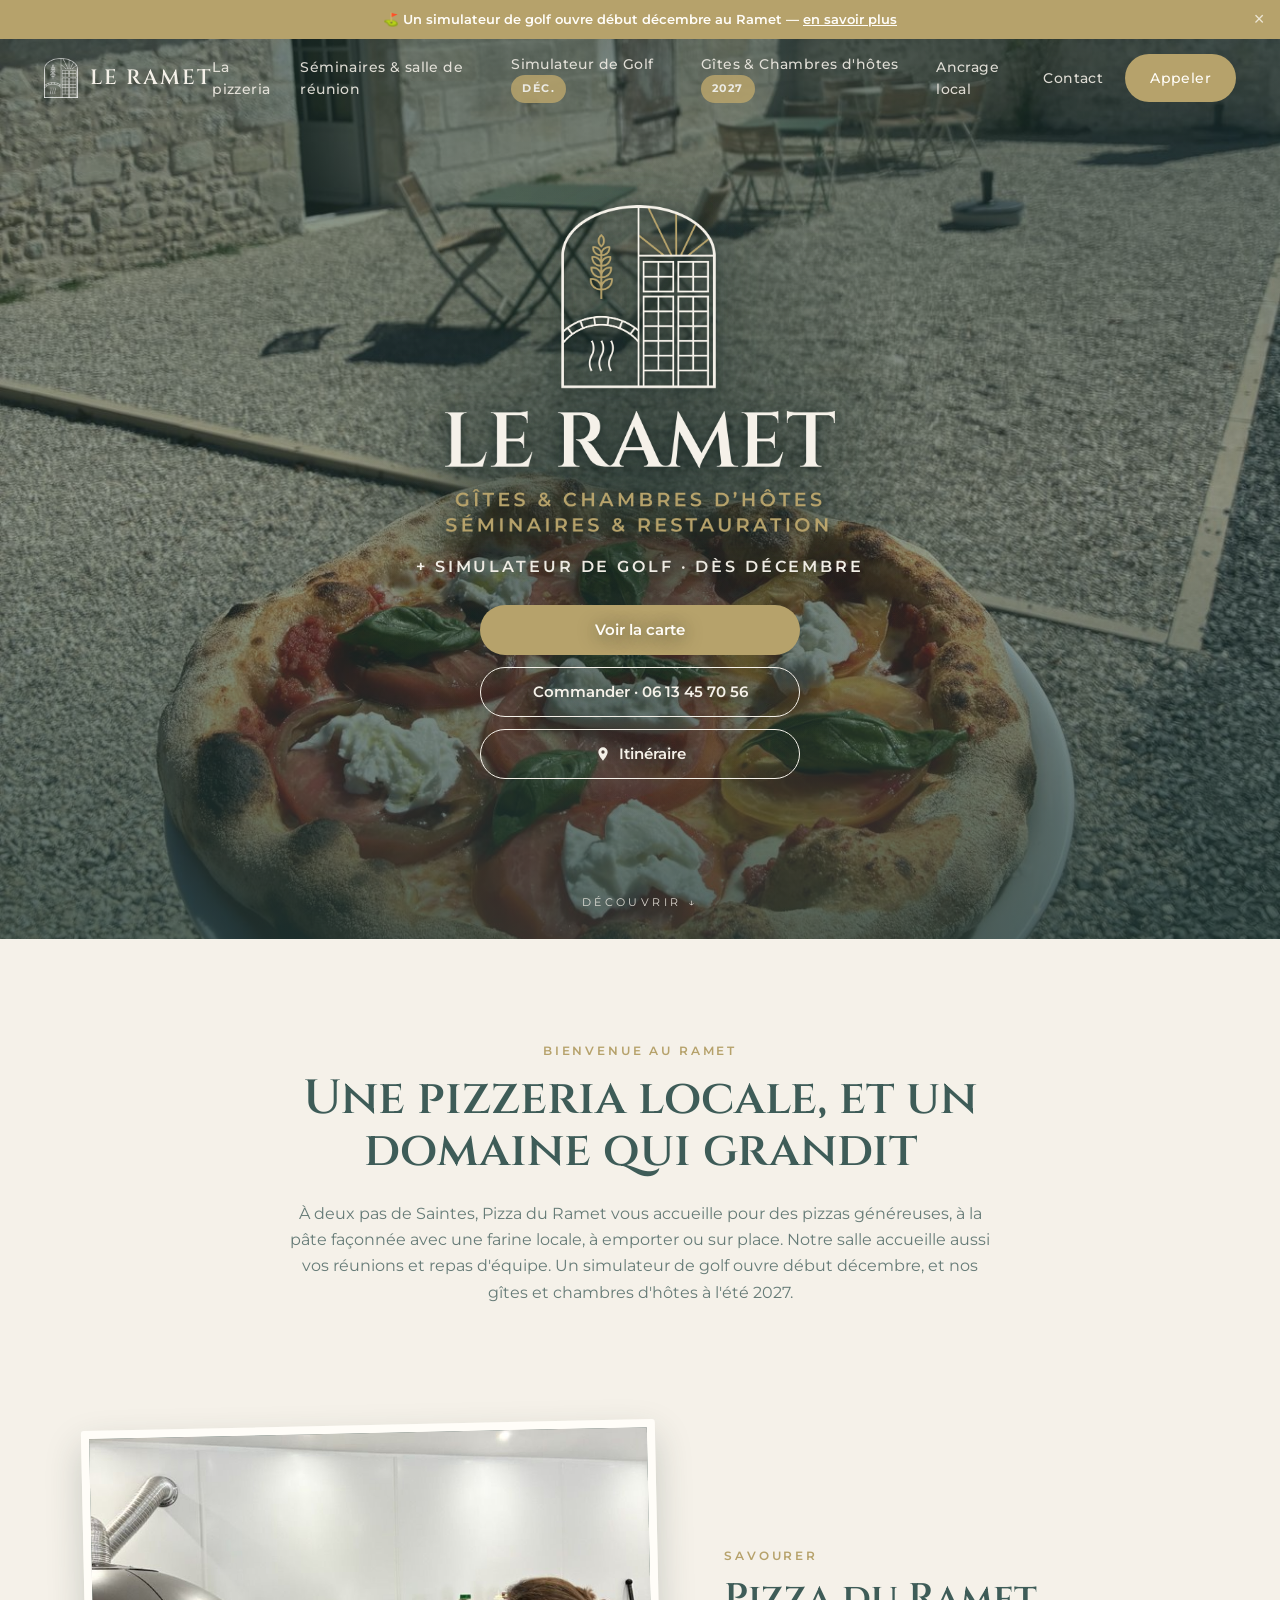
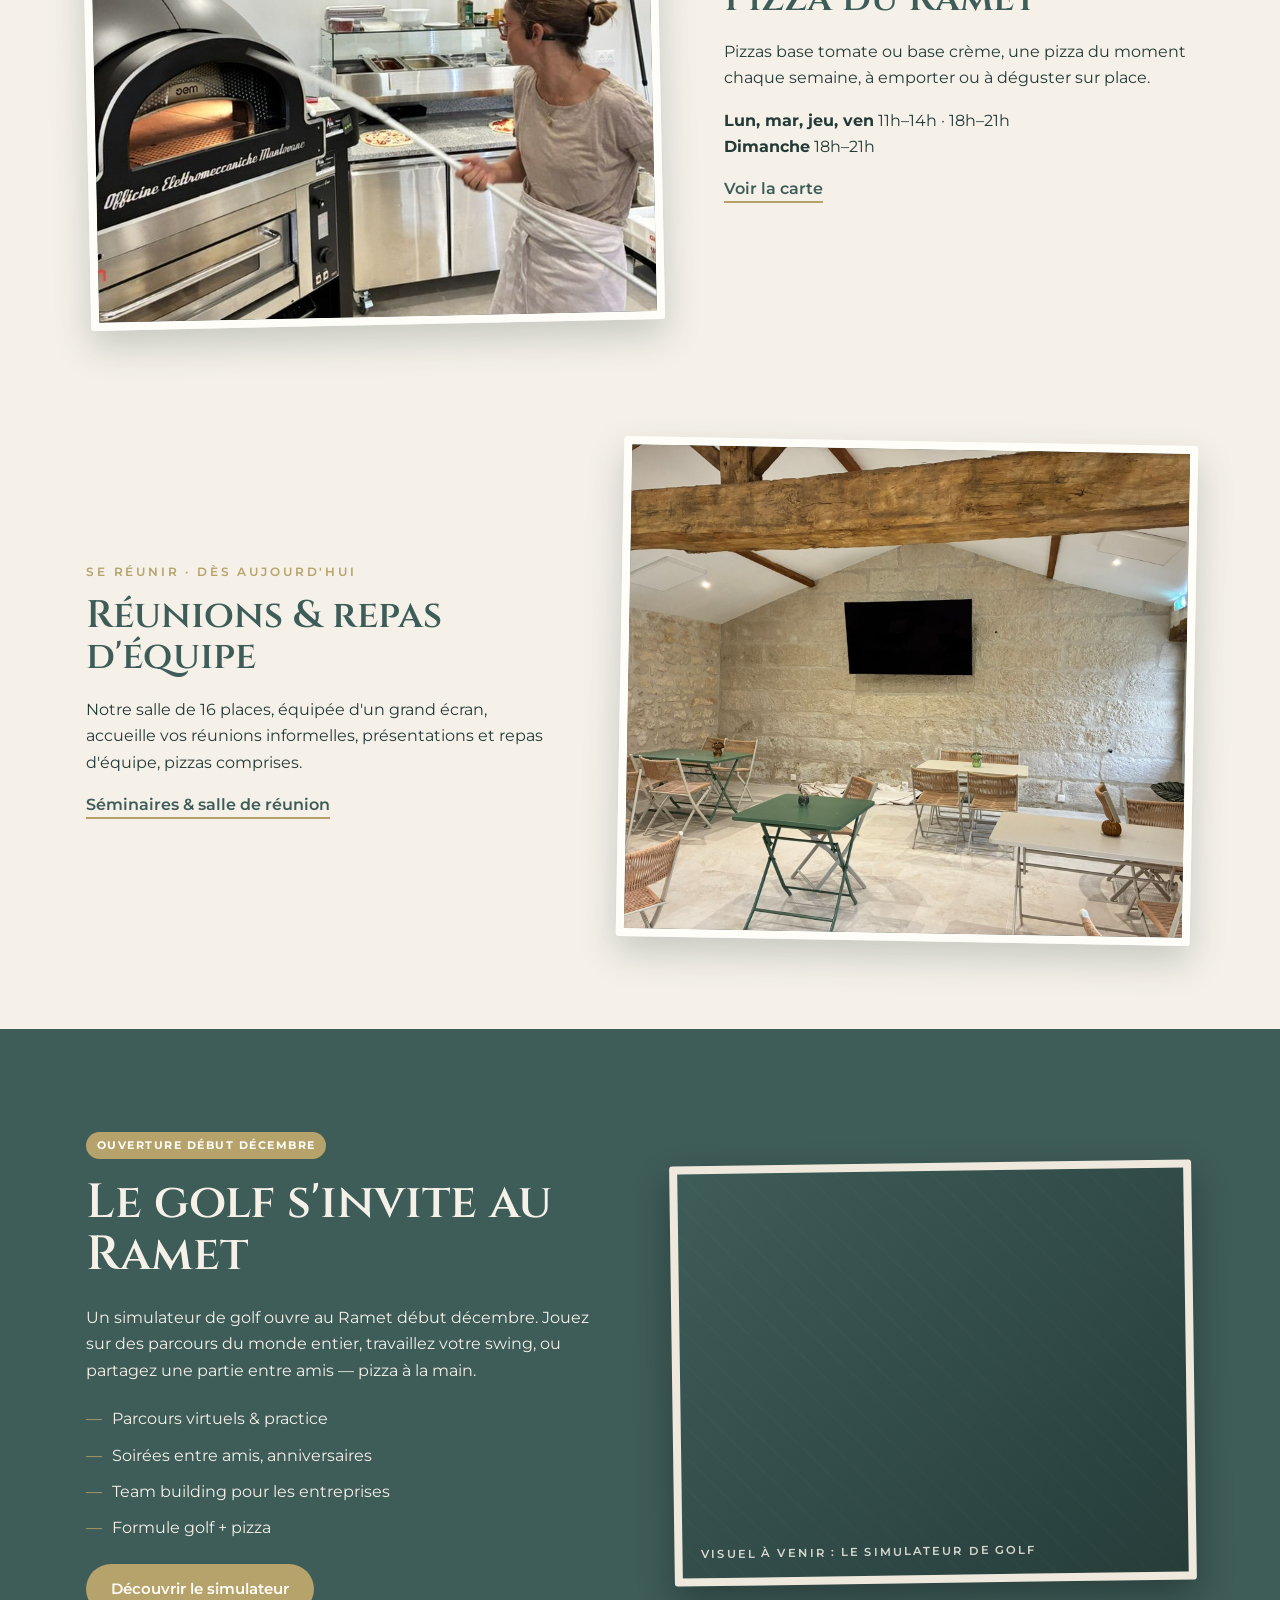
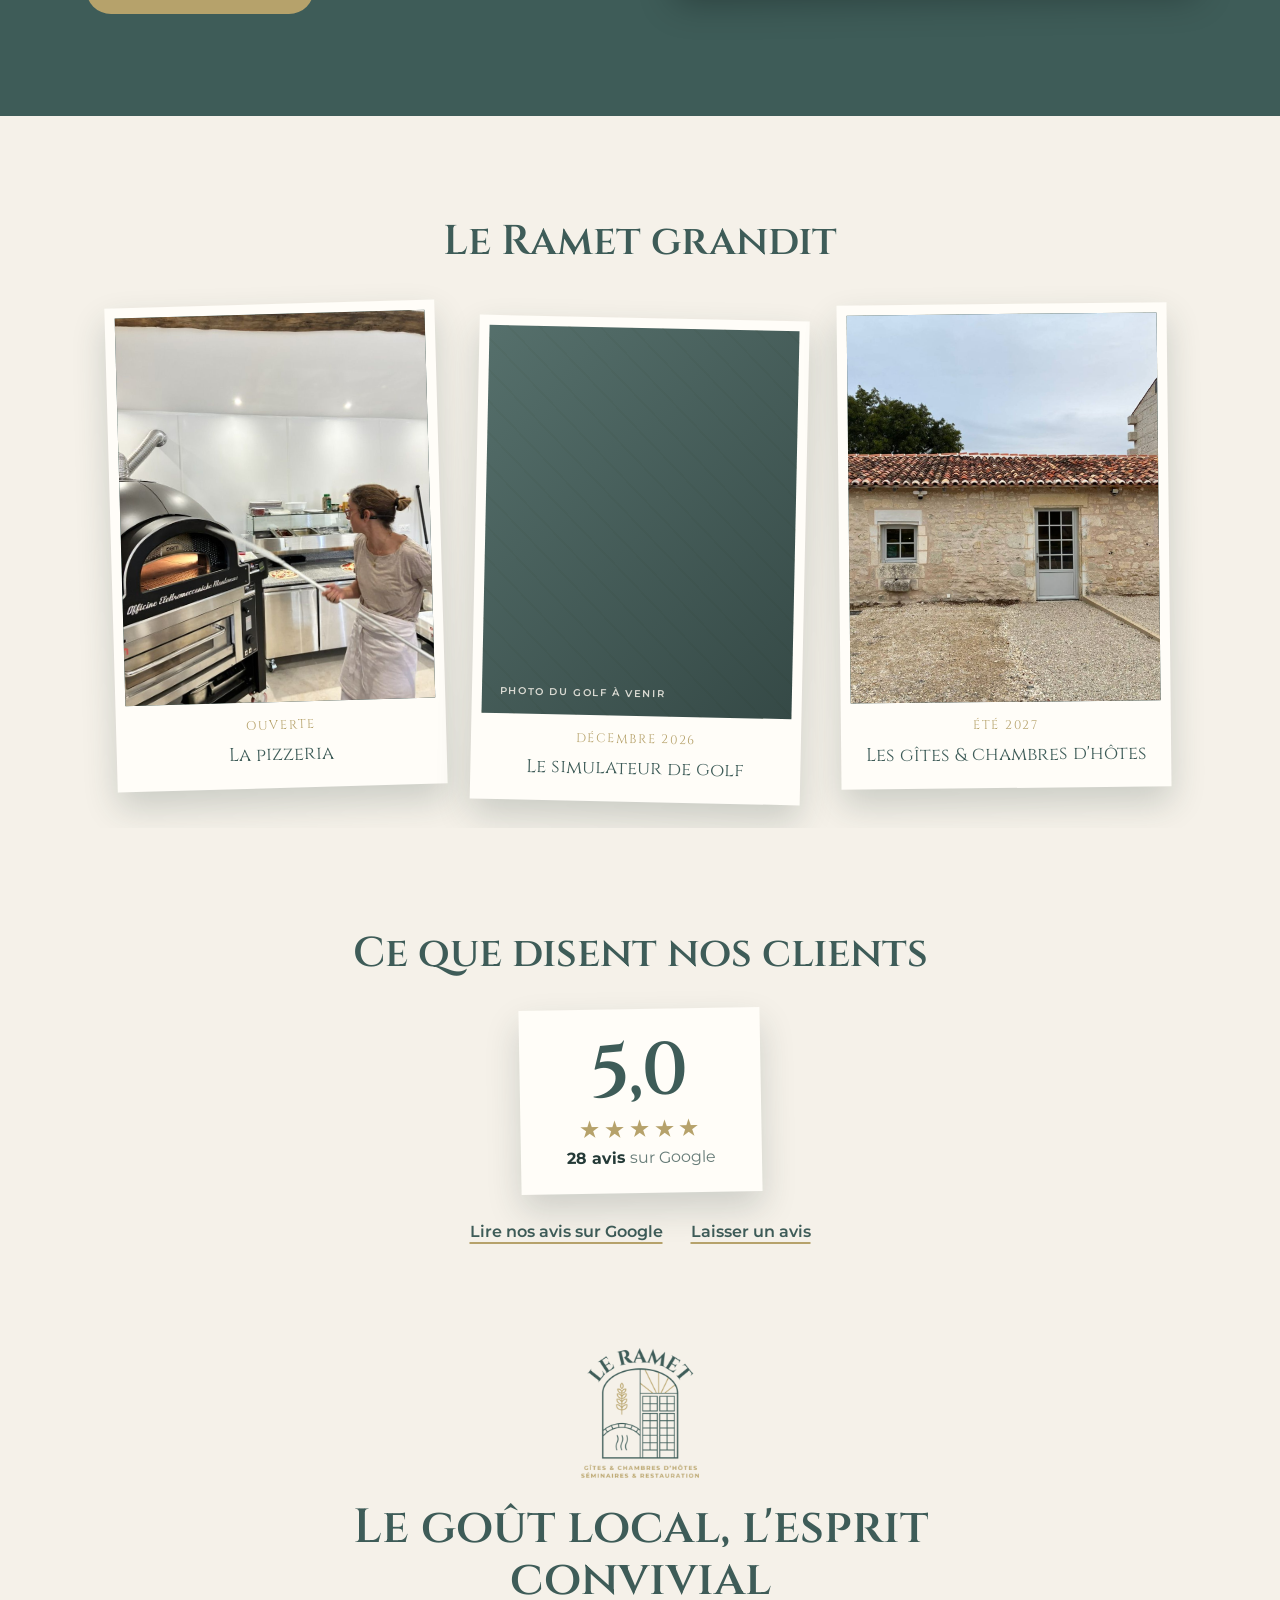
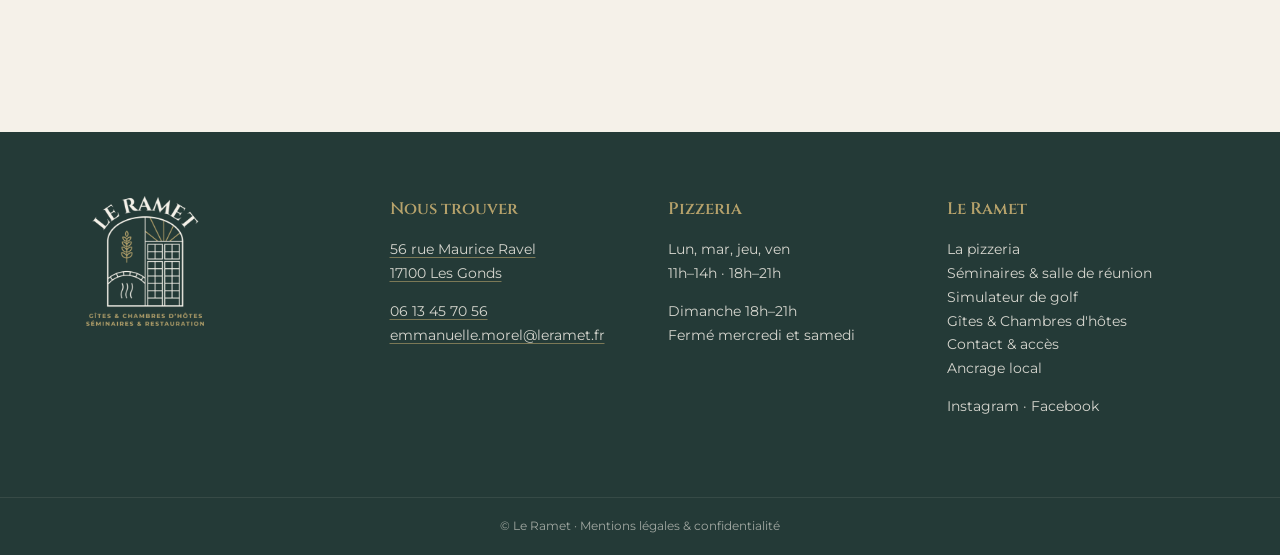
<file: index.html>
<!doctype html><html lang="fr"><head>
<meta charset="utf-8"><meta name="viewport" content="width=device-width, initial-scale=1, viewport-fit=cover"><meta name="theme-color" content="#3E5C58">
<title>Le Ramet — Pizzeria, séminaires et simulateur de golf aux Gonds, près de Saintes</title><meta name="description" content="Pizza du Ramet aux Gonds, près de Saintes : pizzas à emporter et sur place, salle pour réunions et repas d'équipe, simulateur de golf dès décembre.">
<link rel="icon" href="assets/logo/icon-120.png"><link rel="stylesheet" href="assets/site.css?v=1793013883">
<script>document.documentElement.classList.add("js");try{if(localStorage.getItem("ramet-annonce-golf")==="fermee")document.documentElement.classList.add("announce-off")}catch(e){}</script>
</head><body class="home">
<div class="announce"><span>⛳ Un simulateur de golf ouvre début décembre au Ramet — <a href="golf.html">en savoir plus</a></span><button class="announce-close" aria-label="Fermer l'annonce">×</button></div>
<header class="site-header">
<a class="brand" href="index.html"><img src="assets/logo/icon-120.png" alt="">Le Ramet</a>
<button class="burger" aria-expanded="false" aria-controls="nav" aria-label="Menu"><span></span><span></span><span></span></button>
<nav class="main-nav" id="nav"><a href="la-carte.html">La pizzeria</a><a href="sur-place-groupes.html">Séminaires & salle de réunion</a><a href="golf.html">Simulateur de Golf <span class="badge">Déc.</span></a><a href="gites.html">Gîtes & Chambres d'hôtes <span class="badge">2027</span></a><a href="ancrage-local.html">Ancrage local</a><a href="contact.html">Contact</a><a class="btn btn-gold" href="tel:+33613457056">Appeler</a></nav>
</header>
<main>
<section class="hero"><div class="ph" data-label="Photo"><img src="img/terrasse-pizza-batisse.jpg?v=1792683037" alt="Une pizza devant la bâtisse en pierre du Ramet" fetchpriority="high"></div>
<div class="inner"><h1 class="hero-logo"><img src="assets/logo/logo-hero-beige.png" alt="Le Ramet — gîtes & chambres d'hôtes, séminaires & restauration" width="1100" height="923"></h1>
<p class="sub" style="color:var(--beige);letter-spacing:.18em">+ Simulateur de golf · dès décembre</p>
<div class="actions"><a class="btn btn-gold" href="la-carte.html">Voir la carte</a><a class="btn btn-outline" href="tel:+33613457056">Commander · 06 13 45 70 56</a><a class="btn btn-outline hero-way" href="https://www.google.com/maps/search/?api=1&query=56+rue+Maurice+Ravel+17100+Les+Gonds" target="_blank" rel="noopener"><svg viewBox="0 0 24 24" aria-hidden="true"><path d="M12 2a7 7 0 0 0-7 7c0 5.2 7 13 7 13s7-7.8 7-13a7 7 0 0 0-7-7zm0 9.5A2.5 2.5 0 1 1 12 6.5a2.5 2.5 0 0 1 0 5z"/></svg>Itinéraire</a></div></div>
<a class="scroll" href="#bienvenue">Découvrir ↓</a></section>

<section class="wrap center reveal" id="bienvenue"><p class="eyebrow">Bienvenue au Ramet</p><h2>Une pizzeria locale, et un domaine qui grandit</h2>
<p class="muted">À deux pas de Saintes, Pizza du Ramet vous accueille pour des pizzas généreuses, à la pâte façonnée avec une farine locale, à emporter ou sur place. Notre salle accueille aussi vos réunions et repas d'équipe. Un simulateur de golf ouvre début décembre, et nos gîtes et chambres d'hôtes à l'été 2027.</p></section>

<section class="wrap tight stack">
<article class="row reveal"><div class="ph" data-label="Photo"><img src="img/enfournement.jpg?v=1792683037" alt="Une pizza enfournée dans le four de la pizzeria" loading="lazy"></div><div><p class="eyebrow">Savourer</p><h2>Pizza du Ramet</h2>
<p>Pizzas base tomate ou base crème, une pizza du moment chaque semaine, à emporter ou à déguster sur place.</p>
<p><strong>Lun, mar, jeu, ven</strong> 11h–14h · 18h–21h<br><strong>Dimanche</strong> 18h–21h</p><a class="more" href="la-carte.html">Voir la carte</a></div></article>
<article class="row flip reveal"><div class="ph" data-label="Photo"><img src="img/salle-tables-vertes.jpg?v=1792683037" alt="La salle de la pizzeria avec son grand écran, ses poutres et ses murs en pierre" loading="lazy"></div><div><p class="eyebrow">Se réunir · dès aujourd'hui</p><h2>Réunions & repas d'équipe</h2>
<p>Notre salle de 16 places, équipée d'un grand écran, accueille vos réunions informelles, présentations et repas d'équipe, pizzas comprises.</p><a class="more" href="sur-place-groupes.html">Séminaires & salle de réunion</a></div></article>
</section>

<section class="band"><div class="wrap split reveal"><div><span class="badge">Ouverture début décembre</span><h2 style="margin-top:18px">Le golf s'invite au Ramet</h2>
<p>Un simulateur de golf ouvre au Ramet début décembre. Jouez sur des parcours du monde entier, travaillez votre swing, ou partagez une partie entre amis — pizza à la main.</p>
<ul class="ticks"><li>Parcours virtuels & practice</li><li>Soirées entre amis, anniversaires</li><li>Team building pour les entreprises</li><li>Formule golf + pizza</li></ul>
<a class="btn btn-gold" href="golf.html">Découvrir le simulateur</a></div><div class="ph" data-label="Visuel à venir : le simulateur de golf"></div></div></section>

<section class="wrap"><div class="g-head"><h2 class="g-title">Le Ramet grandit</h2>
<div class="car-nav"><button class="car-btn" data-dir="-1" aria-label="Précédent">‹</button><button class="car-btn" data-dir="1" aria-label="Suivant">›</button></div></div>
<div class="g-pola g-car" data-carousel tabindex="0" aria-label="Le Ramet grandit, faites glisser">
<a href="la-carte.html"><div class="ph"><img src="img/enfournement.jpg?v=1792683037" alt="La pizzeria" loading="lazy"></div><span class="when">Ouverte</span><span class="nm">La pizzeria</span></a>
<a href="golf.html"><div class="ph" data-label="Photo du golf à venir"></div><span class="when">Décembre 2026</span><span class="nm">Le simulateur de golf</span></a>
<a href="gites.html"><div class="ph"><img src="img/facade-longere.jpg?v=1792683037" alt="La longère du Ramet" loading="lazy"></div><span class="when">Été 2027</span><span class="nm">Les gîtes &amp; chambres d'hôtes</span></a>
</div></section>

<section class="wrap tight reviews-sec reveal" id="avis"><h2 class="g-title">Ce que disent nos clients</h2>
<div class="avis-note"><div class="rating-score">5,0</div><span class="stars" aria-hidden="true">★★★★★</span><p><strong>28 avis</strong> sur Google</p></div>
<div class="avis-links"><a href="https://maps.google.com/?cid=9312144320937828134" target="_blank" rel="noopener">Lire nos avis sur Google</a><a href="https://maps.google.com/?cid=9312144320937828134" target="_blank" rel="noopener">Laisser un avis</a></div>
</section>

<section class="wrap tight center reveal"><img src="assets/logo/logo-v-vert-520.png" alt="" style="height:130px;width:auto;margin:0 auto 24px">
<h2>Le goût local, l'esprit convivial</h2></section>

</main>
<footer class="site-footer"><div class="wrap">
<div><img src="assets/logo/logo-v-beige-520.png" alt="Le Ramet — gîtes, chambres d'hôtes, séminaires et restauration"></div>
<div><h4>Nous trouver</h4><p><a href="https://www.google.com/maps/search/?api=1&query=56+rue+Maurice+Ravel+17100+Les+Gonds" target="_blank" rel="noopener" class="addr-link">56 rue Maurice Ravel<br>17100 Les Gonds</a></p><p><a href="tel:+33613457056" class="addr-link">06 13 45 70 56</a><br><a href="mailto:emmanuelle.morel@leramet.fr" class="addr-link">emmanuelle.morel@leramet.fr</a></p></div>
<div><h4>Pizzeria</h4><p>Lun, mar, jeu, ven<br>11h–14h · 18h–21h</p><p>Dimanche 18h–21h<br>Fermé mercredi et samedi</p></div>
<div><h4>Le Ramet</h4><p><a href="la-carte.html">La pizzeria</a><br><a href="sur-place-groupes.html">Séminaires & salle de réunion</a><br><a href="golf.html">Simulateur de golf</a><br><a href="gites.html">Gîtes & Chambres d'hôtes</a><br><a href="contact.html">Contact & accès</a><br><a href="ancrage-local.html">Ancrage local</a></p>
<p><a href="https://www.instagram.com/domaine.du.ramet/" target="_blank" rel="noopener">Instagram</a> · <a href="https://www.facebook.com/profile.php?id=100063968103180" target="_blank" rel="noopener">Facebook</a></p></div>
</div><div class="legal">© Le Ramet · <a href="mentions-legales.html">Mentions légales & confidentialité</a></div></footer>
<nav class="mobile-bar" aria-label="Actions rapides"><a href="tel:+33613457056"><svg viewBox="0 0 24 24" aria-hidden="true"><path d="M6.6 10.8a15.1 15.1 0 0 0 6.6 6.6l2.2-2.2a1 1 0 0 1 1-.25 11.4 11.4 0 0 0 3.6.57 1 1 0 0 1 1 1V20a1 1 0 0 1-1 1A17 17 0 0 1 3 4a1 1 0 0 1 1-1h3.5a1 1 0 0 1 1 1c0 1.25.2 2.45.57 3.57a1 1 0 0 1-.25 1z"/></svg><span>Appeler</span></a><a href="la-carte.html"><svg viewBox="0 0 24 24" aria-hidden="true"><path d="M11 9H9V2H7v7H5V2H3v7c0 2.12 1.66 3.84 3.75 3.97V22h2.5v-9.03C11.34 12.84 13 11.12 13 9V2h-2v7zm5-3v8h2.5v8H21V2c-2.76 0-5 2.24-5 4z"/></svg><span>La carte</span></a><a href="https://www.google.com/maps/search/?api=1&query=56+rue+Maurice+Ravel+17100+Les+Gonds" target="_blank" rel="noopener"><svg viewBox="0 0 24 24" aria-hidden="true"><path d="M12 2a7 7 0 0 0-7 7c0 5.2 7 13 7 13s7-7.8 7-13a7 7 0 0 0-7-7zm0 9.5A2.5 2.5 0 1 1 12 6.5a2.5 2.5 0 0 1 0 5z"/></svg><span>Itinéraire</span></a></nav>
<script src="assets/site.js?v=1793013883"></script>
</body></html>
</file>
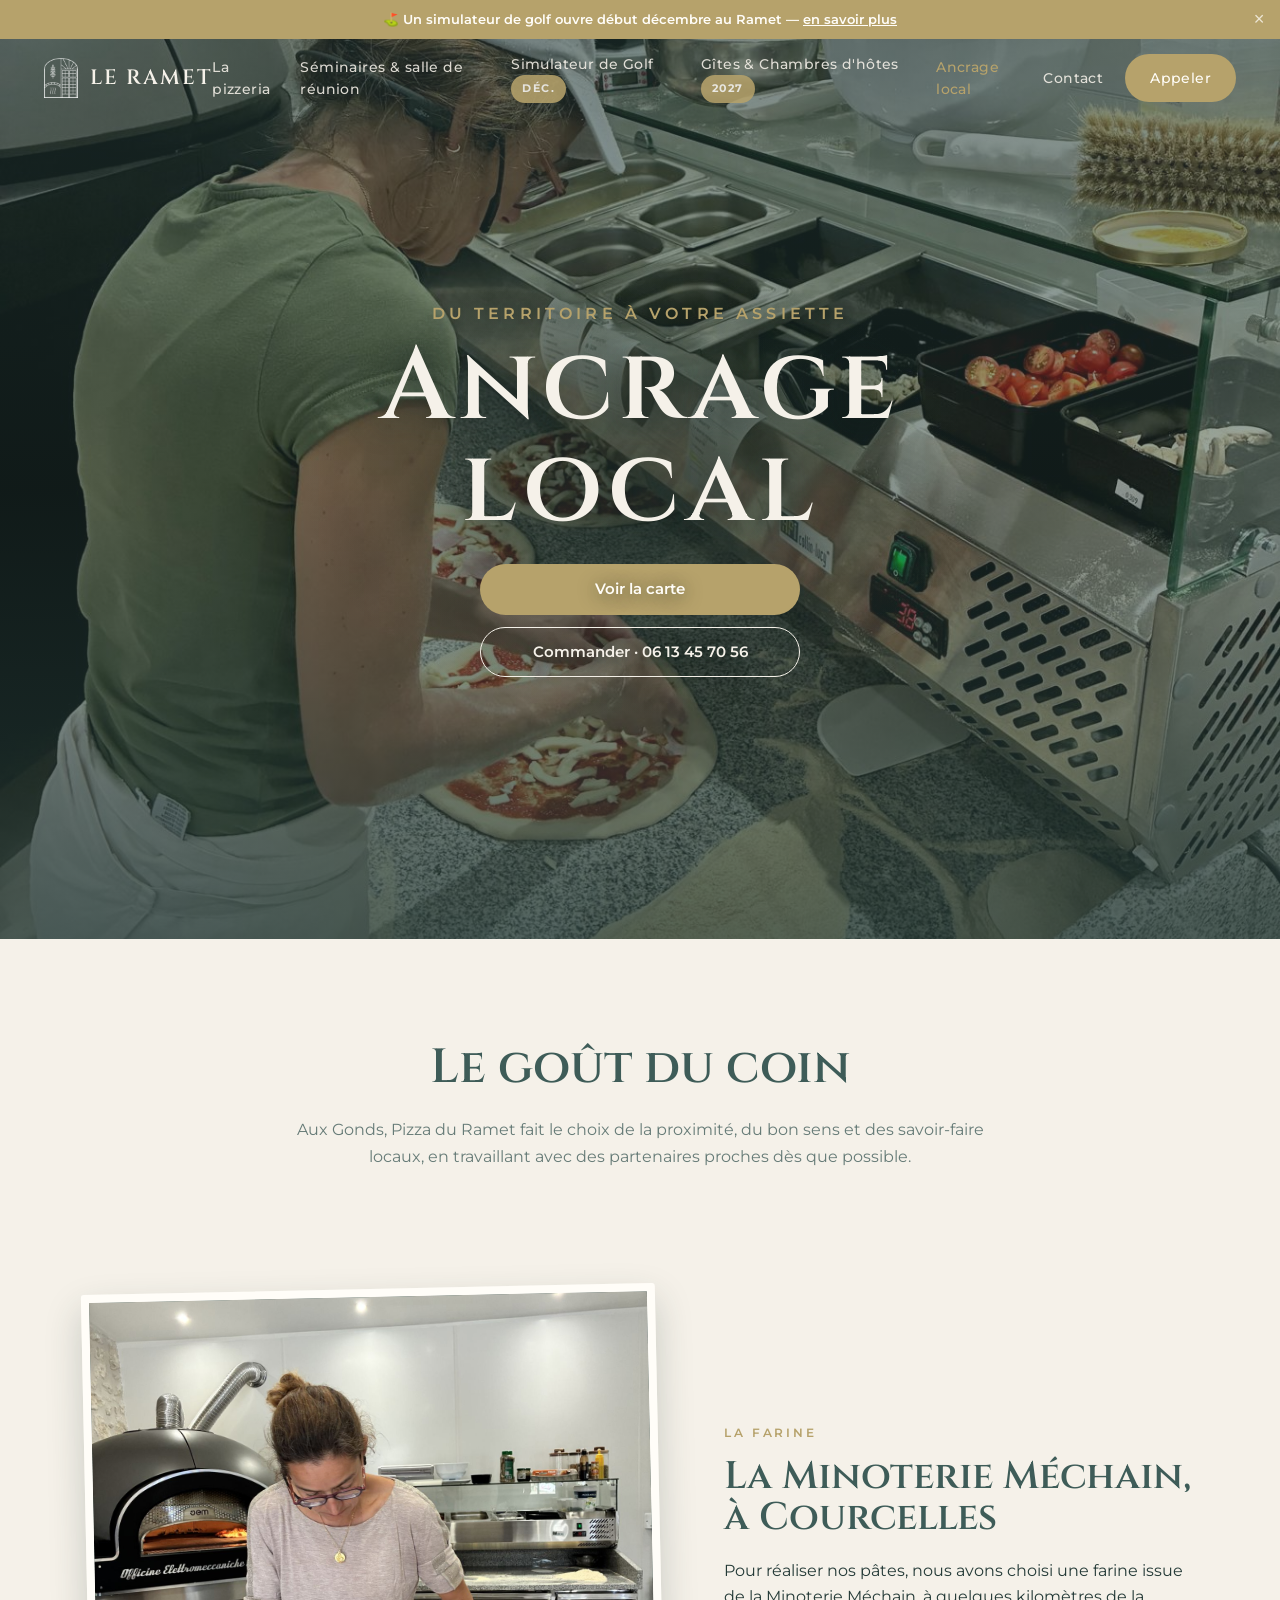
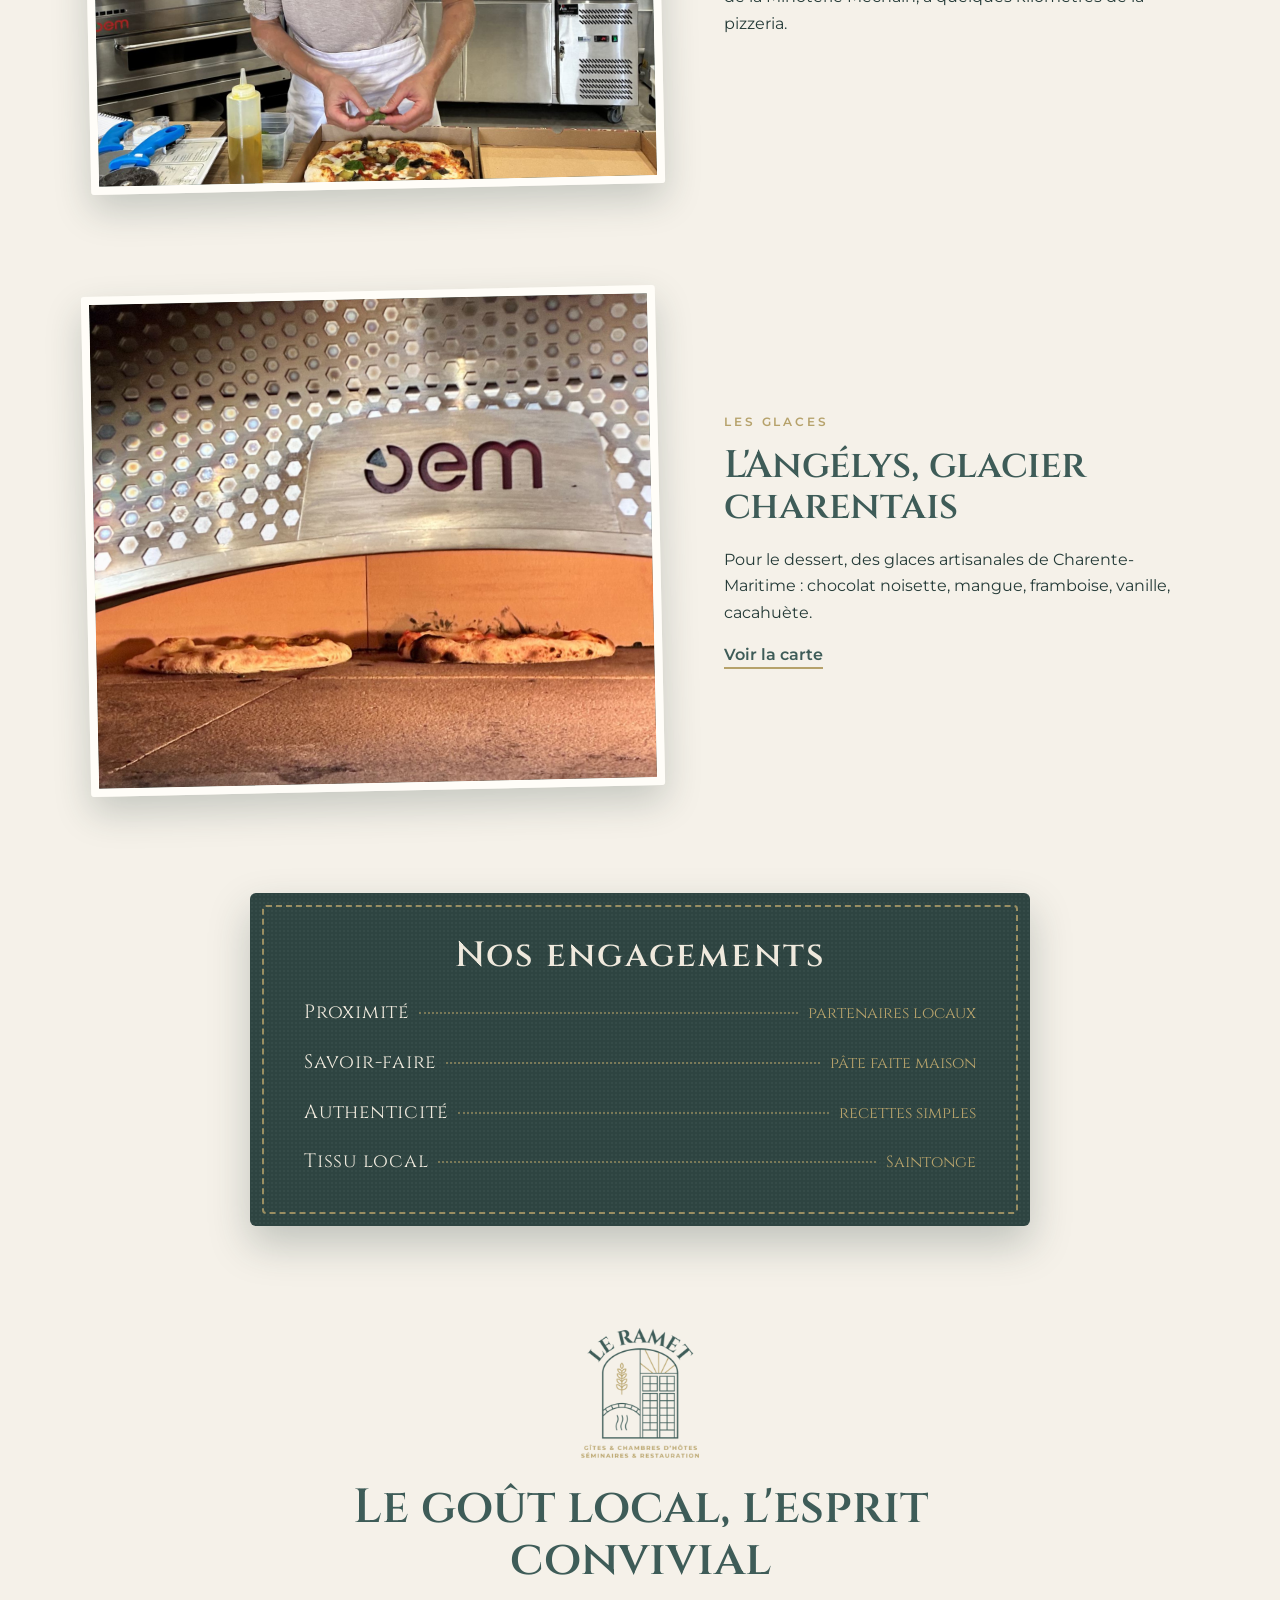
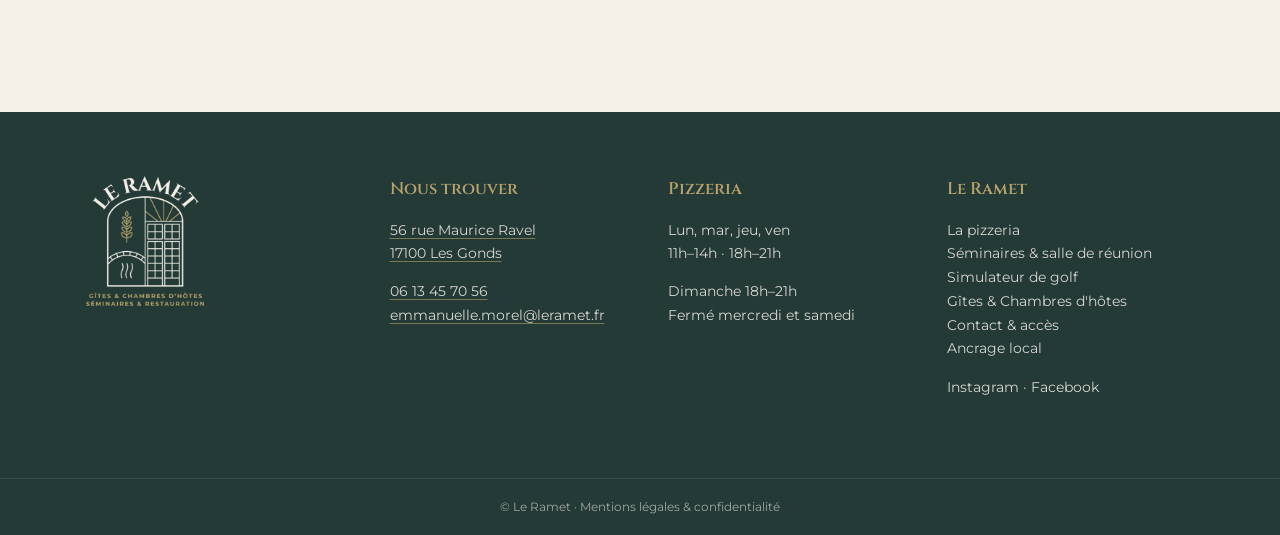
<file: ancrage-local.html>
<!doctype html><html lang="fr"><head>
<meta charset="utf-8"><meta name="viewport" content="width=device-width, initial-scale=1, viewport-fit=cover"><meta name="theme-color" content="#3E5C58">
<title>Ancrage local — Pizza du Ramet et la Minoterie Méchain</title><meta name="description" content="Pizza du Ramet travaille une farine locale de la Minoterie Méchain à Courcelles : une pizzeria ancrée dans son territoire.">
<link rel="icon" href="assets/logo/icon-120.png"><link rel="stylesheet" href="assets/site.css?v=1793013883">
<script>document.documentElement.classList.add("js");try{if(localStorage.getItem("ramet-annonce-golf")==="fermee")document.documentElement.classList.add("announce-off")}catch(e){}</script>
</head><body class="home">
<div class="announce"><span>⛳ Un simulateur de golf ouvre début décembre au Ramet — <a href="golf.html">en savoir plus</a></span><button class="announce-close" aria-label="Fermer l'annonce">×</button></div>
<header class="site-header">
<a class="brand" href="index.html"><img src="assets/logo/icon-120.png" alt="">Le Ramet</a>
<button class="burger" aria-expanded="false" aria-controls="nav" aria-label="Menu"><span></span><span></span><span></span></button>
<nav class="main-nav" id="nav"><a href="la-carte.html">La pizzeria</a><a href="sur-place-groupes.html">Séminaires & salle de réunion</a><a href="golf.html">Simulateur de Golf <span class="badge">Déc.</span></a><a href="gites.html">Gîtes & Chambres d'hôtes <span class="badge">2027</span></a><a href="ancrage-local.html" class="active">Ancrage local</a><a href="contact.html">Contact</a><a class="btn btn-gold" href="tel:+33613457056">Appeler</a></nav>
</header>
<main>
<section class="hero hero-center"><div class="ph" data-label="Photo"><img src="img/preparation.jpg?v=1792683037" alt="Préparation des pizzas" fetchpriority="high"></div>
<div class="inner"><p class="sub">Du territoire à votre assiette</p><h1 class="hero-title">Ancrage<br>local</h1>
<div class="actions"><a class="btn btn-gold" href="la-carte.html">Voir la carte</a><a class="btn btn-outline" href="tel:+33613457056">Commander · 06 13 45 70 56</a></div></div></section>

<section class="wrap center reveal"><h2>Le goût du coin</h2>
<p class="muted">Aux Gonds, Pizza du Ramet fait le choix de la proximité, du bon sens et des savoir-faire locaux, en travaillant avec des partenaires proches dès que possible.</p></section>

<section class="wrap tight stack">
<article class="row reveal"><div class="ph" data-label="Photo"><img src="img/cuisine-four.jpg?v=1792683037" alt="En cuisine devant le four" loading="lazy"></div><div><p class="eyebrow">La farine</p><h2>La Minoterie Méchain, à Courcelles</h2>
<p>Pour réaliser nos pâtes, nous avons choisi une farine issue de la Minoterie Méchain, à quelques kilomètres de la pizzeria.</p></div></article>
<article class="row reveal"><div class="ph" data-label="Photo"><img src="img/four-cuisson.jpg?v=1792683037" alt="Pizzas en cuisson dans le four" loading="lazy"></div><div><p class="eyebrow">Les glaces</p><h2>L'Angélys, glacier charentais</h2>
<p>Pour le dessert, des glaces artisanales de Charente-Maritime : chocolat noisette, mangue, framboise, vanille, cacahuète.</p><a class="more" href="la-carte.html">Voir la carte</a></div></article>
</section>

<section class="wrap tight"><div class="slate reveal"><div class="frame"><h2>Nos engagements</h2><div class="ln"><span class="nm">Proximité</span><span class="dots"></span><span class="when">partenaires locaux</span></div><div class="ln"><span class="nm">Savoir-faire</span><span class="dots"></span><span class="when">pâte faite maison</span></div><div class="ln"><span class="nm">Authenticité</span><span class="dots"></span><span class="when">recettes simples</span></div><div class="ln row-last"><span class="nm">Tissu local</span><span class="dots"></span><span class="when">Saintonge</span></div></div></div></section>

<section class="wrap tight center reveal"><img src="assets/logo/logo-v-vert-520.png" alt="" style="height:130px;width:auto;margin:0 auto 24px">
<h2>Le goût local, l'esprit convivial</h2></section>

</main>
<footer class="site-footer"><div class="wrap">
<div><img src="assets/logo/logo-v-beige-520.png" alt="Le Ramet — gîtes, chambres d'hôtes, séminaires et restauration"></div>
<div><h4>Nous trouver</h4><p><a href="https://www.google.com/maps/search/?api=1&query=56+rue+Maurice+Ravel+17100+Les+Gonds" target="_blank" rel="noopener" class="addr-link">56 rue Maurice Ravel<br>17100 Les Gonds</a></p><p><a href="tel:+33613457056" class="addr-link">06 13 45 70 56</a><br><a href="mailto:emmanuelle.morel@leramet.fr" class="addr-link">emmanuelle.morel@leramet.fr</a></p></div>
<div><h4>Pizzeria</h4><p>Lun, mar, jeu, ven<br>11h–14h · 18h–21h</p><p>Dimanche 18h–21h<br>Fermé mercredi et samedi</p></div>
<div><h4>Le Ramet</h4><p><a href="la-carte.html">La pizzeria</a><br><a href="sur-place-groupes.html">Séminaires & salle de réunion</a><br><a href="golf.html">Simulateur de golf</a><br><a href="gites.html">Gîtes & Chambres d'hôtes</a><br><a href="contact.html">Contact & accès</a><br><a href="ancrage-local.html">Ancrage local</a></p>
<p><a href="https://www.instagram.com/domaine.du.ramet/" target="_blank" rel="noopener">Instagram</a> · <a href="https://www.facebook.com/profile.php?id=100063968103180" target="_blank" rel="noopener">Facebook</a></p></div>
</div><div class="legal">© Le Ramet · <a href="mentions-legales.html">Mentions légales & confidentialité</a></div></footer>
<nav class="mobile-bar" aria-label="Actions rapides"><a href="tel:+33613457056"><svg viewBox="0 0 24 24" aria-hidden="true"><path d="M6.6 10.8a15.1 15.1 0 0 0 6.6 6.6l2.2-2.2a1 1 0 0 1 1-.25 11.4 11.4 0 0 0 3.6.57 1 1 0 0 1 1 1V20a1 1 0 0 1-1 1A17 17 0 0 1 3 4a1 1 0 0 1 1-1h3.5a1 1 0 0 1 1 1c0 1.25.2 2.45.57 3.57a1 1 0 0 1-.25 1z"/></svg><span>Appeler</span></a><a href="la-carte.html"><svg viewBox="0 0 24 24" aria-hidden="true"><path d="M11 9H9V2H7v7H5V2H3v7c0 2.12 1.66 3.84 3.75 3.97V22h2.5v-9.03C11.34 12.84 13 11.12 13 9V2h-2v7zm5-3v8h2.5v8H21V2c-2.76 0-5 2.24-5 4z"/></svg><span>La carte</span></a><a href="https://www.google.com/maps/search/?api=1&query=56+rue+Maurice+Ravel+17100+Les+Gonds" target="_blank" rel="noopener"><svg viewBox="0 0 24 24" aria-hidden="true"><path d="M12 2a7 7 0 0 0-7 7c0 5.2 7 13 7 13s7-7.8 7-13a7 7 0 0 0-7-7zm0 9.5A2.5 2.5 0 1 1 12 6.5a2.5 2.5 0 0 1 0 5z"/></svg><span>Itinéraire</span></a></nav>
<script src="assets/site.js?v=1793013883"></script>
</body></html>
</file>
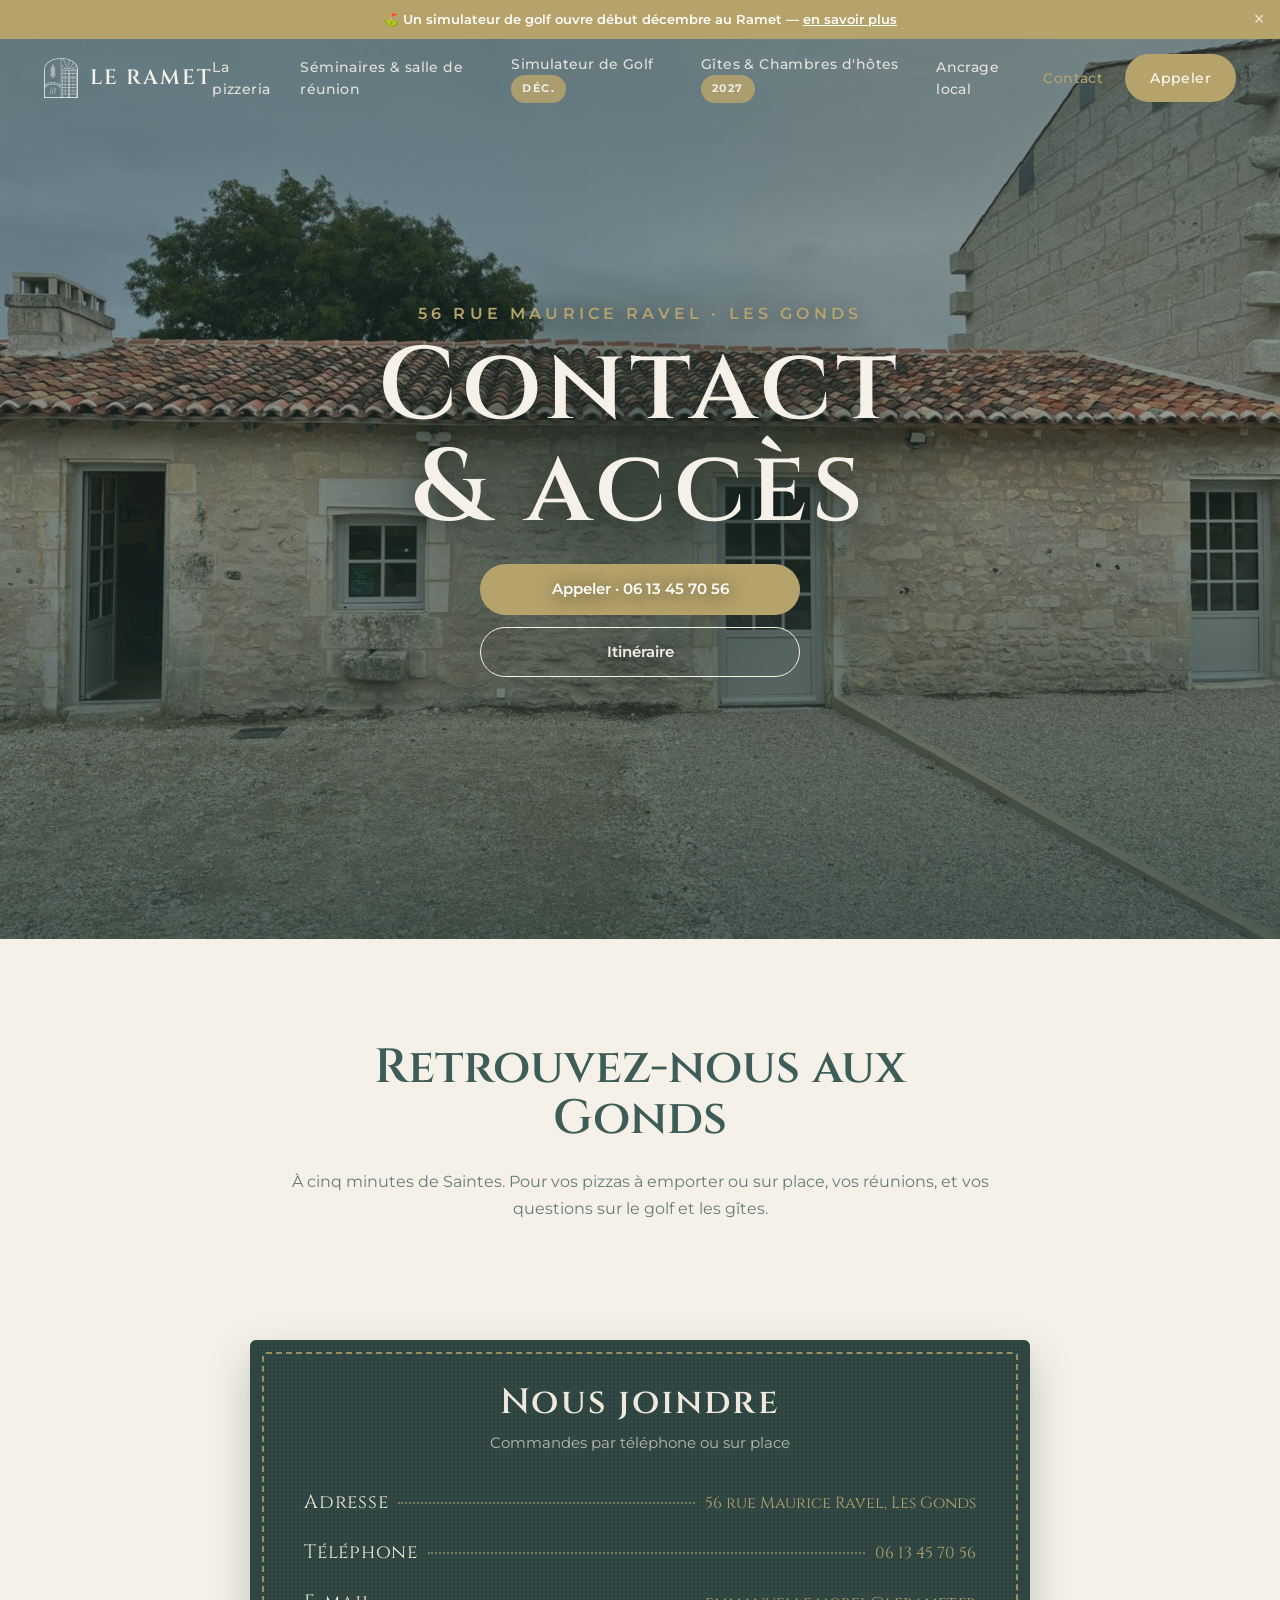
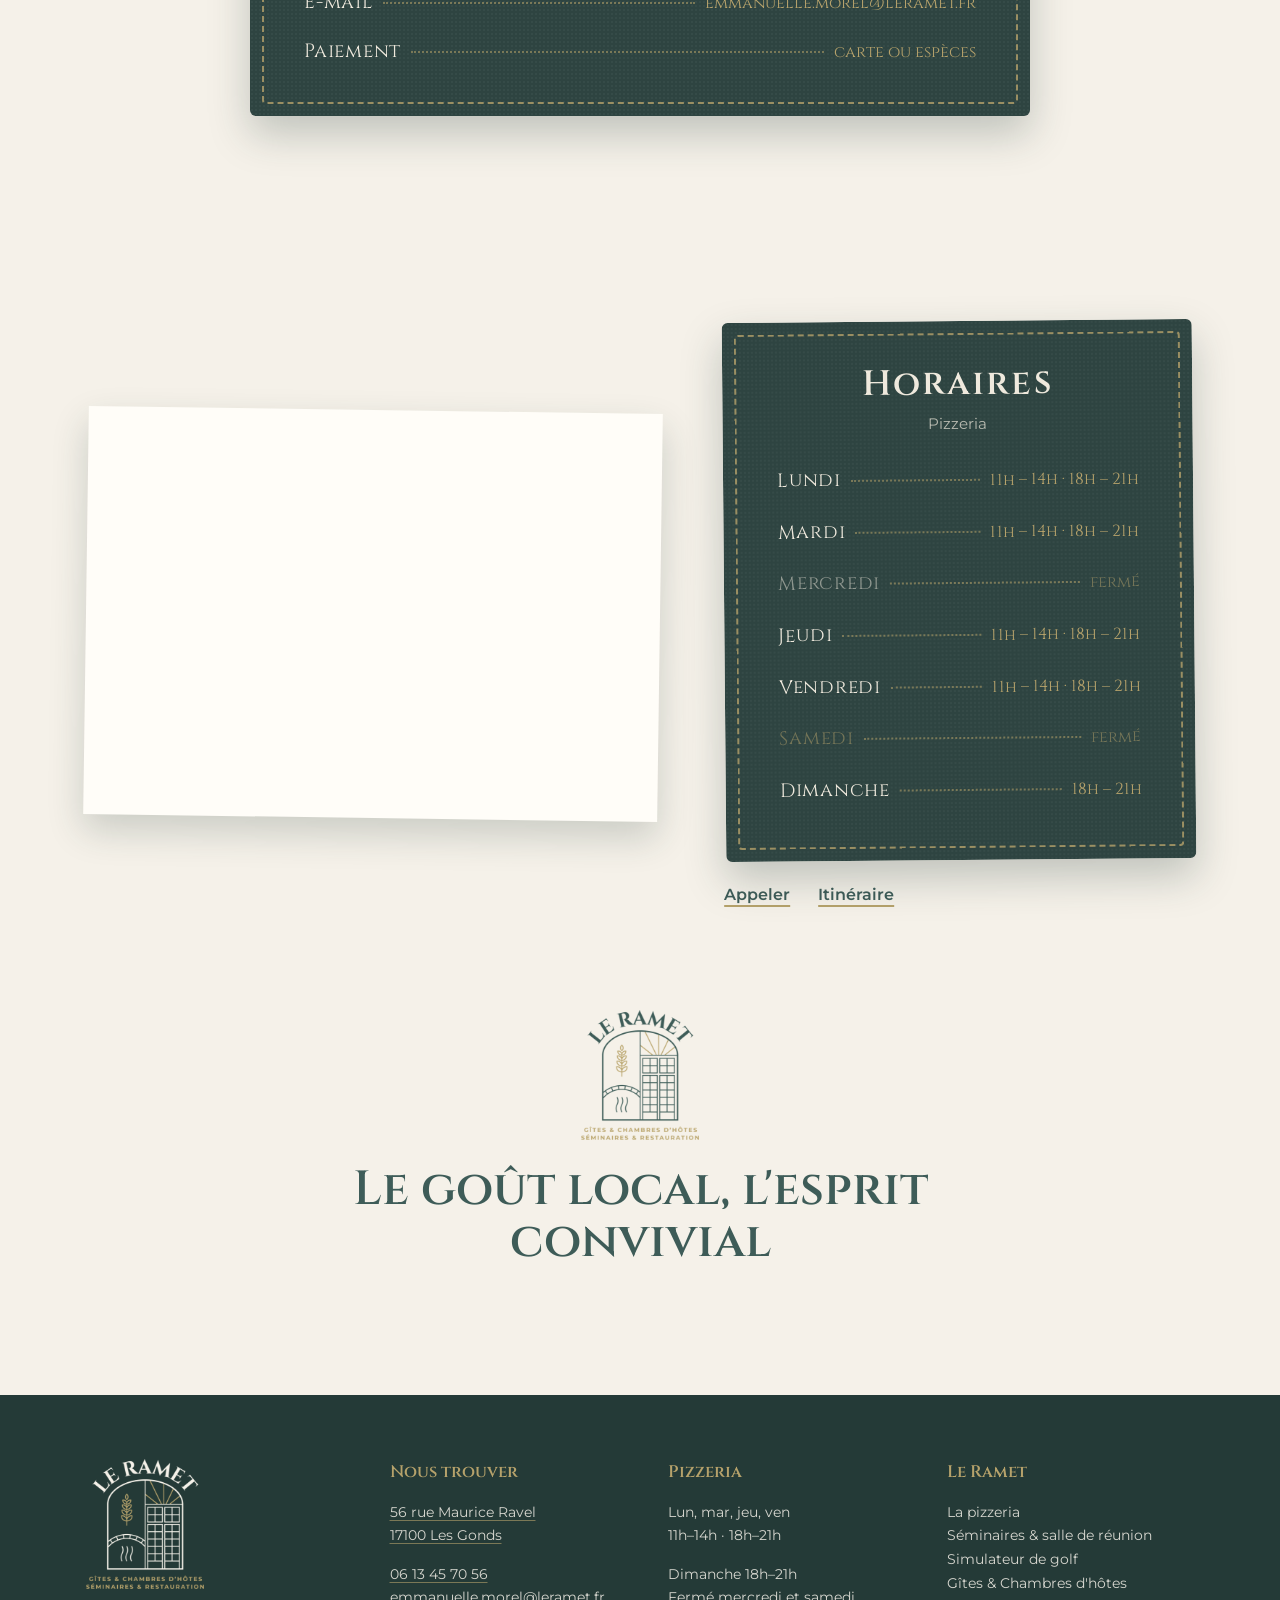
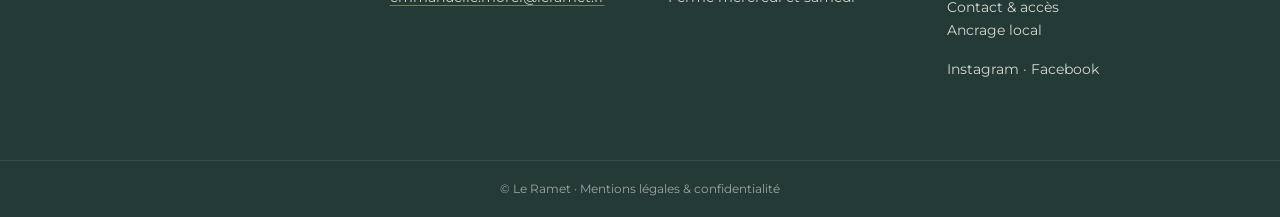
<file: contact.html>
<!doctype html><html lang="fr"><head>
<meta charset="utf-8"><meta name="viewport" content="width=device-width, initial-scale=1, viewport-fit=cover"><meta name="theme-color" content="#3E5C58">
<title>Contact & accès — Pizza du Ramet, Les Gonds</title><meta name="description" content="Contact, horaires et accès de Pizza du Ramet, 56 rue Maurice Ravel, 17100 Les Gonds. Commandes par téléphone au 06 13 45 70 56.">
<link rel="icon" href="assets/logo/icon-120.png"><link rel="stylesheet" href="assets/site.css?v=1793013883">
<script>document.documentElement.classList.add("js");try{if(localStorage.getItem("ramet-annonce-golf")==="fermee")document.documentElement.classList.add("announce-off")}catch(e){}</script>
</head><body class="home">
<div class="announce"><span>⛳ Un simulateur de golf ouvre début décembre au Ramet — <a href="golf.html">en savoir plus</a></span><button class="announce-close" aria-label="Fermer l'annonce">×</button></div>
<header class="site-header">
<a class="brand" href="index.html"><img src="assets/logo/icon-120.png" alt="">Le Ramet</a>
<button class="burger" aria-expanded="false" aria-controls="nav" aria-label="Menu"><span></span><span></span><span></span></button>
<nav class="main-nav" id="nav"><a href="la-carte.html">La pizzeria</a><a href="sur-place-groupes.html">Séminaires & salle de réunion</a><a href="golf.html">Simulateur de Golf <span class="badge">Déc.</span></a><a href="gites.html">Gîtes & Chambres d'hôtes <span class="badge">2027</span></a><a href="ancrage-local.html">Ancrage local</a><a href="contact.html" class="active">Contact</a><a class="btn btn-gold" href="tel:+33613457056">Appeler</a></nav>
</header>
<main>
<section class="hero hero-center"><div class="ph" data-label="Photo"><img src="img/facade-longere.jpg?v=1792683037" alt="La longère du Ramet" fetchpriority="high"></div>
<div class="inner"><p class="sub">56 rue Maurice Ravel · Les Gonds</p><h1 class="hero-title">Contact<br>& accès</h1>
<div class="actions"><a class="btn btn-gold" href="tel:+33613457056">Appeler · 06 13 45 70 56</a><a class="btn btn-outline" href="https://www.google.com/maps/search/?api=1&query=56+rue+Maurice+Ravel+17100+Les+Gonds" target="_blank" rel="noopener">Itinéraire</a></div></div></section>

<section class="wrap center reveal"><h2>Retrouvez-nous aux Gonds</h2>
<p class="muted">À cinq minutes de Saintes. Pour vos pizzas à emporter ou sur place, vos réunions, et vos questions sur le golf et les gîtes.</p></section>

<section class="wrap tight"><div class="slate reveal"><div class="frame"><h2>Nous joindre</h2><p class="intro">Commandes par téléphone ou sur place</p><a href="https://www.google.com/maps/search/?api=1&query=56+rue+Maurice+Ravel+17100+Les+Gonds" class="ln"><span class="nm">Adresse</span><span class="dots"></span><span class="when">56 rue Maurice Ravel, Les Gonds</span></a><a href="tel:+33613457056" class="ln"><span class="nm">Téléphone</span><span class="dots"></span><span class="when">06 13 45 70 56</span></a><a href="mailto:emmanuelle.morel@leramet.fr" class="ln"><span class="nm">E-mail</span><span class="dots"></span><span class="when">emmanuelle.morel@leramet.fr</span></a><div class="ln row-last"><span class="nm">Paiement</span><span class="dots"></span><span class="when">carte ou espèces</span></div></div></div></section>

<section class="wrap stack">
<article class="row reveal"><div class="polaroid"><iframe class="map" title="Plan d'accès Pizza du Ramet" loading="lazy" referrerpolicy="no-referrer-when-downgrade" src="https://www.google.com/maps?q=56+rue+Maurice+Ravel,+17100+Les+Gonds&output=embed"></iframe></div>
<div><div class="slate hours-lines"><div class="frame"><h2>Horaires</h2><p class="intro">Pizzeria</p><div class="ln" data-day="1"><span class="nm">Lundi</span><span class="dots"></span><span class="when">11h – 14h · 18h – 21h</span></div><div class="ln" data-day="2"><span class="nm">Mardi</span><span class="dots"></span><span class="when">11h – 14h · 18h – 21h</span></div><div class="ln closed" data-day="3"><span class="nm">Mercredi</span><span class="dots"></span><span class="when">fermé</span></div><div class="ln" data-day="4"><span class="nm">Jeudi</span><span class="dots"></span><span class="when">11h – 14h · 18h – 21h</span></div><div class="ln" data-day="5"><span class="nm">Vendredi</span><span class="dots"></span><span class="when">11h – 14h · 18h – 21h</span></div><div class="ln closed" data-day="6"><span class="nm">Samedi</span><span class="dots"></span><span class="when">fermé</span></div><div class="ln" data-day="0"><span class="nm">Dimanche</span><span class="dots"></span><span class="when">18h – 21h</span></div></div></div>
<div class="u-links"><a href="tel:+33613457056">Appeler</a><a href="https://www.google.com/maps/search/?api=1&query=56+rue+Maurice+Ravel+17100+Les+Gonds" target="_blank" rel="noopener">Itinéraire</a></div></div></article>
</section>

<section class="wrap tight center reveal"><img src="assets/logo/logo-v-vert-520.png" alt="" style="height:130px;width:auto;margin:0 auto 24px">
<h2>Le goût local, l'esprit convivial</h2></section>

</main>
<footer class="site-footer"><div class="wrap">
<div><img src="assets/logo/logo-v-beige-520.png" alt="Le Ramet — gîtes, chambres d'hôtes, séminaires et restauration"></div>
<div><h4>Nous trouver</h4><p><a href="https://www.google.com/maps/search/?api=1&query=56+rue+Maurice+Ravel+17100+Les+Gonds" target="_blank" rel="noopener" class="addr-link">56 rue Maurice Ravel<br>17100 Les Gonds</a></p><p><a href="tel:+33613457056" class="addr-link">06 13 45 70 56</a><br><a href="mailto:emmanuelle.morel@leramet.fr" class="addr-link">emmanuelle.morel@leramet.fr</a></p></div>
<div><h4>Pizzeria</h4><p>Lun, mar, jeu, ven<br>11h–14h · 18h–21h</p><p>Dimanche 18h–21h<br>Fermé mercredi et samedi</p></div>
<div><h4>Le Ramet</h4><p><a href="la-carte.html">La pizzeria</a><br><a href="sur-place-groupes.html">Séminaires & salle de réunion</a><br><a href="golf.html">Simulateur de golf</a><br><a href="gites.html">Gîtes & Chambres d'hôtes</a><br><a href="contact.html">Contact & accès</a><br><a href="ancrage-local.html">Ancrage local</a></p>
<p><a href="https://www.instagram.com/domaine.du.ramet/" target="_blank" rel="noopener">Instagram</a> · <a href="https://www.facebook.com/profile.php?id=100063968103180" target="_blank" rel="noopener">Facebook</a></p></div>
</div><div class="legal">© Le Ramet · <a href="mentions-legales.html">Mentions légales & confidentialité</a></div></footer>
<nav class="mobile-bar" aria-label="Actions rapides"><a href="tel:+33613457056"><svg viewBox="0 0 24 24" aria-hidden="true"><path d="M6.6 10.8a15.1 15.1 0 0 0 6.6 6.6l2.2-2.2a1 1 0 0 1 1-.25 11.4 11.4 0 0 0 3.6.57 1 1 0 0 1 1 1V20a1 1 0 0 1-1 1A17 17 0 0 1 3 4a1 1 0 0 1 1-1h3.5a1 1 0 0 1 1 1c0 1.25.2 2.45.57 3.57a1 1 0 0 1-.25 1z"/></svg><span>Appeler</span></a><a href="la-carte.html"><svg viewBox="0 0 24 24" aria-hidden="true"><path d="M11 9H9V2H7v7H5V2H3v7c0 2.12 1.66 3.84 3.75 3.97V22h2.5v-9.03C11.34 12.84 13 11.12 13 9V2h-2v7zm5-3v8h2.5v8H21V2c-2.76 0-5 2.24-5 4z"/></svg><span>La carte</span></a><a href="https://www.google.com/maps/search/?api=1&query=56+rue+Maurice+Ravel+17100+Les+Gonds" target="_blank" rel="noopener"><svg viewBox="0 0 24 24" aria-hidden="true"><path d="M12 2a7 7 0 0 0-7 7c0 5.2 7 13 7 13s7-7.8 7-13a7 7 0 0 0-7-7zm0 9.5A2.5 2.5 0 1 1 12 6.5a2.5 2.5 0 0 1 0 5z"/></svg><span>Itinéraire</span></a></nav>
<script src="assets/site.js?v=1793013883"></script>
</body></html>
</file>
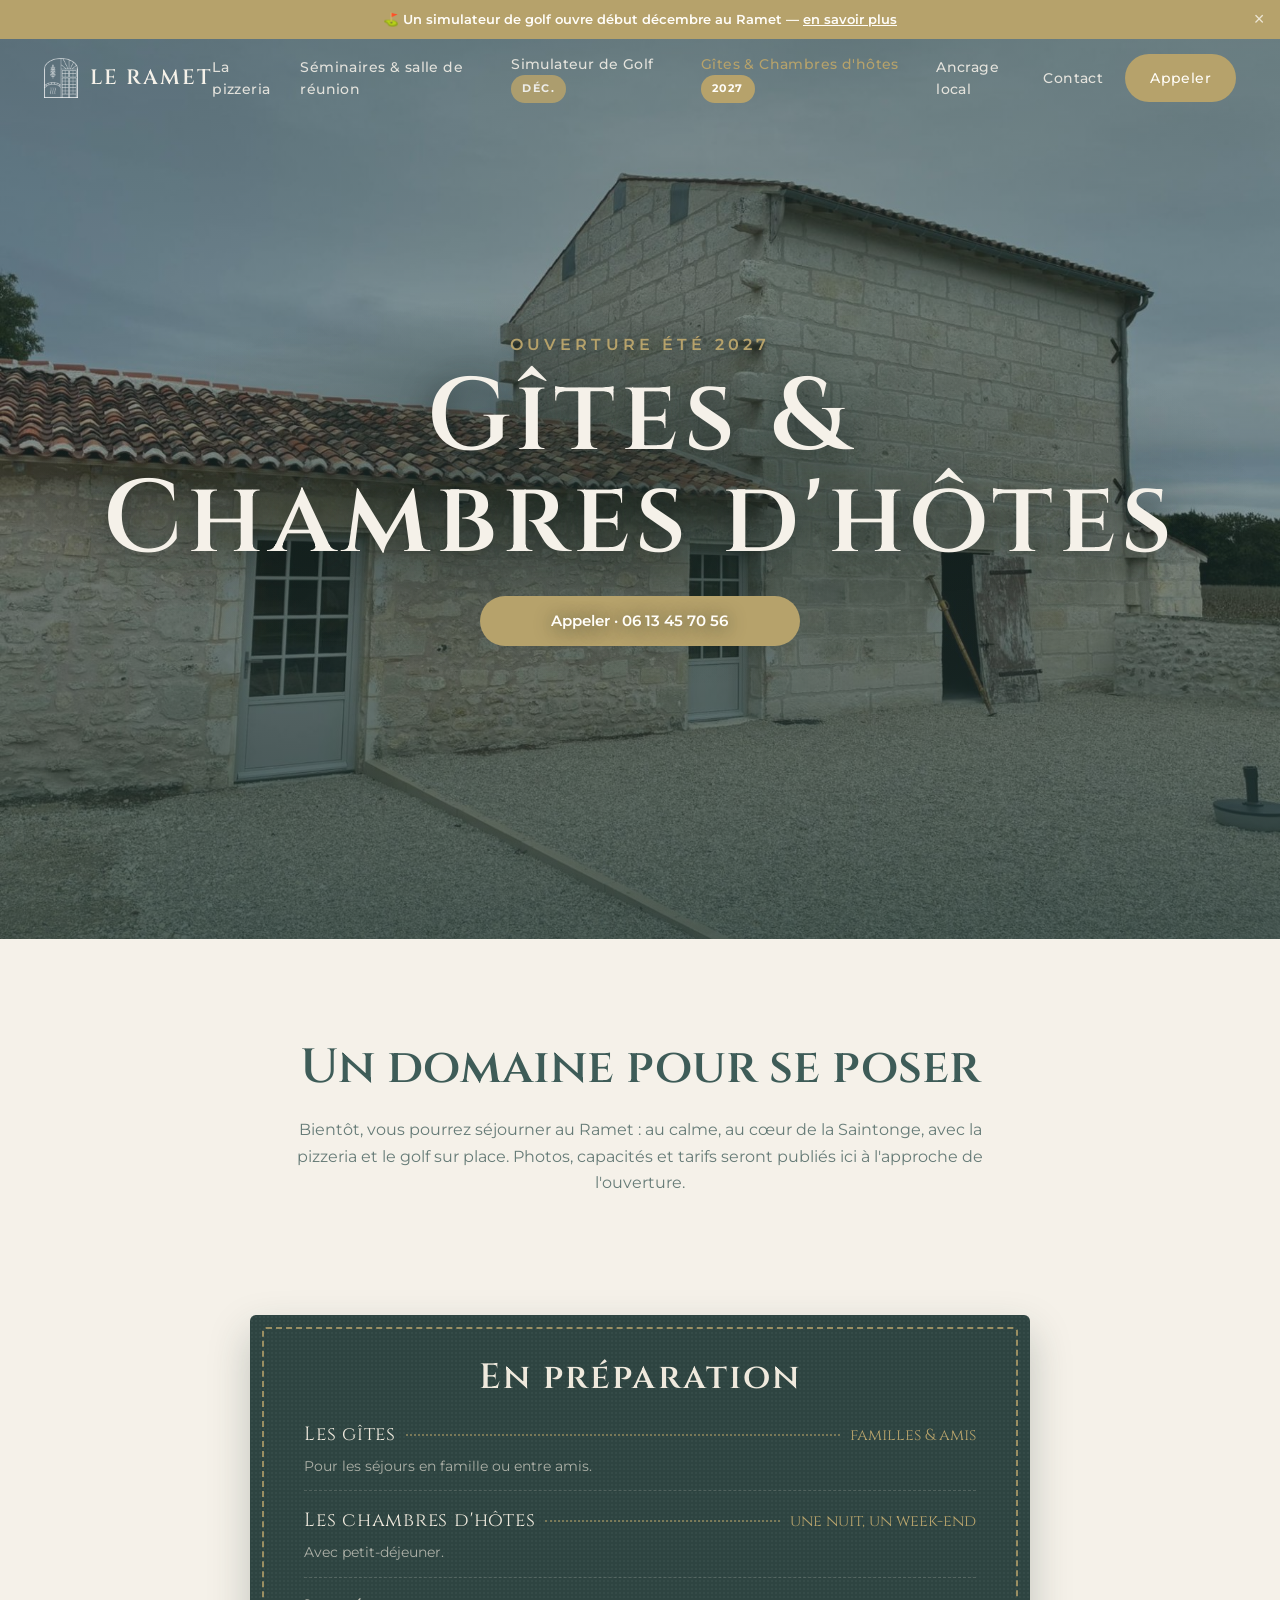
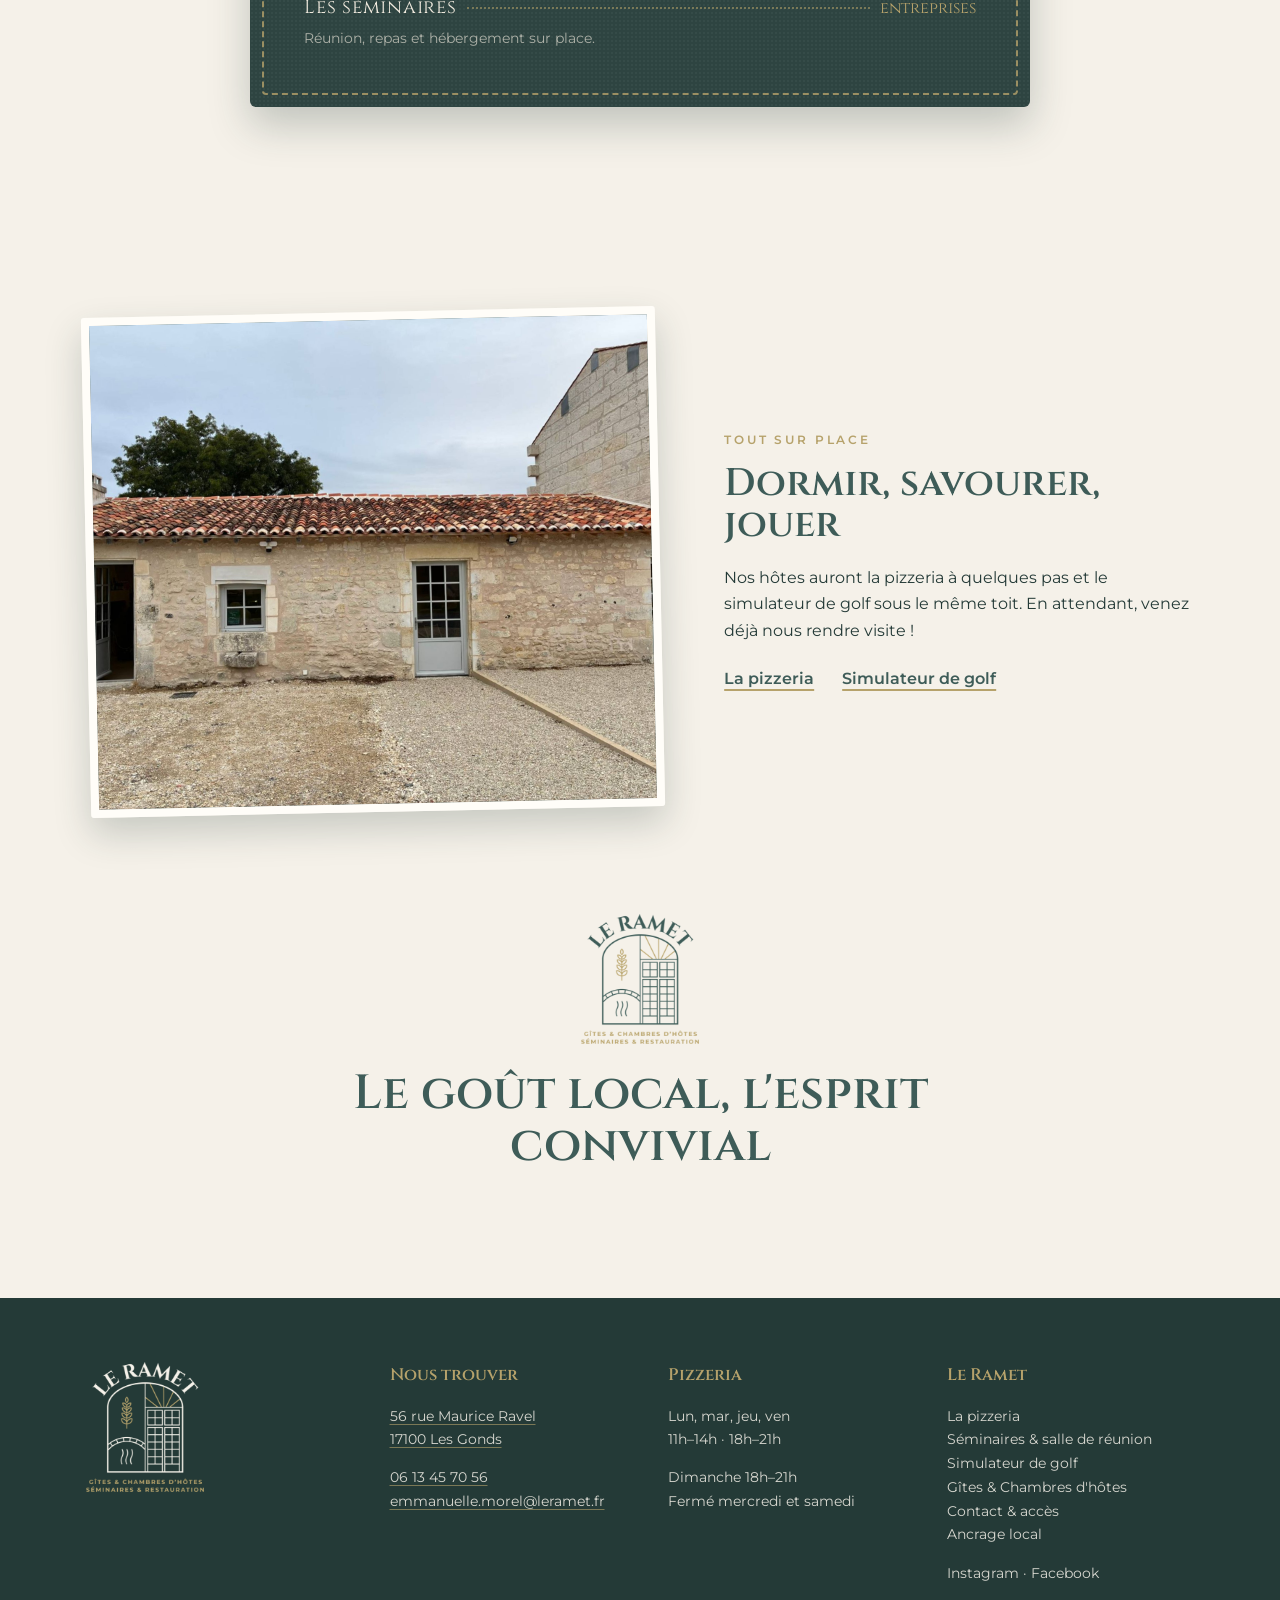
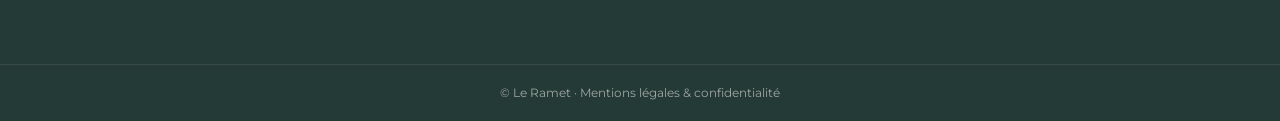
<file: gites.html>
<!doctype html><html lang="fr"><head>
<meta charset="utf-8"><meta name="viewport" content="width=device-width, initial-scale=1, viewport-fit=cover"><meta name="theme-color" content="#3E5C58">
<title>Gîtes & Chambres d'hôtes — Le Ramet, ouverture été 2027</title><meta name="description" content="Le Ramet ouvre ses gîtes et chambres d'hôtes aux Gonds, près de Saintes, à l'été 2027.">
<link rel="icon" href="assets/logo/icon-120.png"><link rel="stylesheet" href="assets/site.css?v=1793013883">
<script>document.documentElement.classList.add("js");try{if(localStorage.getItem("ramet-annonce-golf")==="fermee")document.documentElement.classList.add("announce-off")}catch(e){}</script>
</head><body class="home">
<div class="announce"><span>⛳ Un simulateur de golf ouvre début décembre au Ramet — <a href="golf.html">en savoir plus</a></span><button class="announce-close" aria-label="Fermer l'annonce">×</button></div>
<header class="site-header">
<a class="brand" href="index.html"><img src="assets/logo/icon-120.png" alt="">Le Ramet</a>
<button class="burger" aria-expanded="false" aria-controls="nav" aria-label="Menu"><span></span><span></span><span></span></button>
<nav class="main-nav" id="nav"><a href="la-carte.html">La pizzeria</a><a href="sur-place-groupes.html">Séminaires & salle de réunion</a><a href="golf.html">Simulateur de Golf <span class="badge">Déc.</span></a><a href="gites.html" class="active">Gîtes & Chambres d'hôtes <span class="badge">2027</span></a><a href="ancrage-local.html">Ancrage local</a><a href="contact.html">Contact</a><a class="btn btn-gold" href="tel:+33613457056">Appeler</a></nav>
</header>
<main>
<section class="hero hero-center"><div class="ph" data-label="Photo"><img src="img/facade-batisse.jpg?v=1792683037" alt="La bâtisse et la longère du Ramet" fetchpriority="high"></div>
<div class="inner"><p class="sub">Ouverture été 2027</p><h1 class="hero-title">Gîtes &<br>Chambres d'hôtes</h1>
<div class="actions"><a class="btn btn-gold" href="tel:+33613457056">Appeler · 06 13 45 70 56</a></div></div></section>

<section class="wrap center reveal"><h2>Un domaine pour se poser</h2>
<p class="muted">Bientôt, vous pourrez séjourner au Ramet : au calme, au cœur de la Saintonge, avec la pizzeria et le golf sur place. Photos, capacités et tarifs seront publiés ici à l'approche de l'ouverture.</p></section>

<section class="wrap tight"><div class="slate reveal"><div class="frame"><h2>En préparation</h2><div class="ln"><span class="nm">Les gîtes</span><span class="dots"></span><span class="when">familles & amis</span></div><p class="d">Pour les séjours en famille ou entre amis.</p><div class="ln"><span class="nm">Les chambres d'hôtes</span><span class="dots"></span><span class="when">une nuit, un week-end</span></div><p class="d">Avec petit-déjeuner.</p><a href="sur-place-groupes.html" class="ln"><span class="nm">Les séminaires</span><span class="dots"></span><span class="when">entreprises</span></a><p class="d row-last">Réunion, repas et hébergement sur place.</p></div></div></section>

<section class="wrap stack">
<article class="row reveal"><div class="ph" data-label="Photo"><img src="img/facade-longere.jpg?v=1792683037" alt="La longère du Ramet" loading="lazy"></div><div><p class="eyebrow">Tout sur place</p><h2>Dormir, savourer, jouer</h2>
<p>Nos hôtes auront la pizzeria à quelques pas et le simulateur de golf sous le même toit. En attendant, venez déjà nous rendre visite !</p>
<div class="u-links"><a href="la-carte.html">La pizzeria</a><a href="golf.html">Simulateur de golf</a></div></div></article>
</section>

<section class="wrap tight center reveal"><img src="assets/logo/logo-v-vert-520.png" alt="" style="height:130px;width:auto;margin:0 auto 24px">
<h2>Le goût local, l'esprit convivial</h2></section>

</main>
<footer class="site-footer"><div class="wrap">
<div><img src="assets/logo/logo-v-beige-520.png" alt="Le Ramet — gîtes, chambres d'hôtes, séminaires et restauration"></div>
<div><h4>Nous trouver</h4><p><a href="https://www.google.com/maps/search/?api=1&query=56+rue+Maurice+Ravel+17100+Les+Gonds" target="_blank" rel="noopener" class="addr-link">56 rue Maurice Ravel<br>17100 Les Gonds</a></p><p><a href="tel:+33613457056" class="addr-link">06 13 45 70 56</a><br><a href="mailto:emmanuelle.morel@leramet.fr" class="addr-link">emmanuelle.morel@leramet.fr</a></p></div>
<div><h4>Pizzeria</h4><p>Lun, mar, jeu, ven<br>11h–14h · 18h–21h</p><p>Dimanche 18h–21h<br>Fermé mercredi et samedi</p></div>
<div><h4>Le Ramet</h4><p><a href="la-carte.html">La pizzeria</a><br><a href="sur-place-groupes.html">Séminaires & salle de réunion</a><br><a href="golf.html">Simulateur de golf</a><br><a href="gites.html">Gîtes & Chambres d'hôtes</a><br><a href="contact.html">Contact & accès</a><br><a href="ancrage-local.html">Ancrage local</a></p>
<p><a href="https://www.instagram.com/domaine.du.ramet/" target="_blank" rel="noopener">Instagram</a> · <a href="https://www.facebook.com/profile.php?id=100063968103180" target="_blank" rel="noopener">Facebook</a></p></div>
</div><div class="legal">© Le Ramet · <a href="mentions-legales.html">Mentions légales & confidentialité</a></div></footer>
<nav class="mobile-bar" aria-label="Actions rapides"><a href="tel:+33613457056"><svg viewBox="0 0 24 24" aria-hidden="true"><path d="M6.6 10.8a15.1 15.1 0 0 0 6.6 6.6l2.2-2.2a1 1 0 0 1 1-.25 11.4 11.4 0 0 0 3.6.57 1 1 0 0 1 1 1V20a1 1 0 0 1-1 1A17 17 0 0 1 3 4a1 1 0 0 1 1-1h3.5a1 1 0 0 1 1 1c0 1.25.2 2.45.57 3.57a1 1 0 0 1-.25 1z"/></svg><span>Appeler</span></a><a href="la-carte.html"><svg viewBox="0 0 24 24" aria-hidden="true"><path d="M11 9H9V2H7v7H5V2H3v7c0 2.12 1.66 3.84 3.75 3.97V22h2.5v-9.03C11.34 12.84 13 11.12 13 9V2h-2v7zm5-3v8h2.5v8H21V2c-2.76 0-5 2.24-5 4z"/></svg><span>La carte</span></a><a href="https://www.google.com/maps/search/?api=1&query=56+rue+Maurice+Ravel+17100+Les+Gonds" target="_blank" rel="noopener"><svg viewBox="0 0 24 24" aria-hidden="true"><path d="M12 2a7 7 0 0 0-7 7c0 5.2 7 13 7 13s7-7.8 7-13a7 7 0 0 0-7-7zm0 9.5A2.5 2.5 0 1 1 12 6.5a2.5 2.5 0 0 1 0 5z"/></svg><span>Itinéraire</span></a></nav>
<script src="assets/site.js?v=1793013883"></script>
</body></html>
</file>
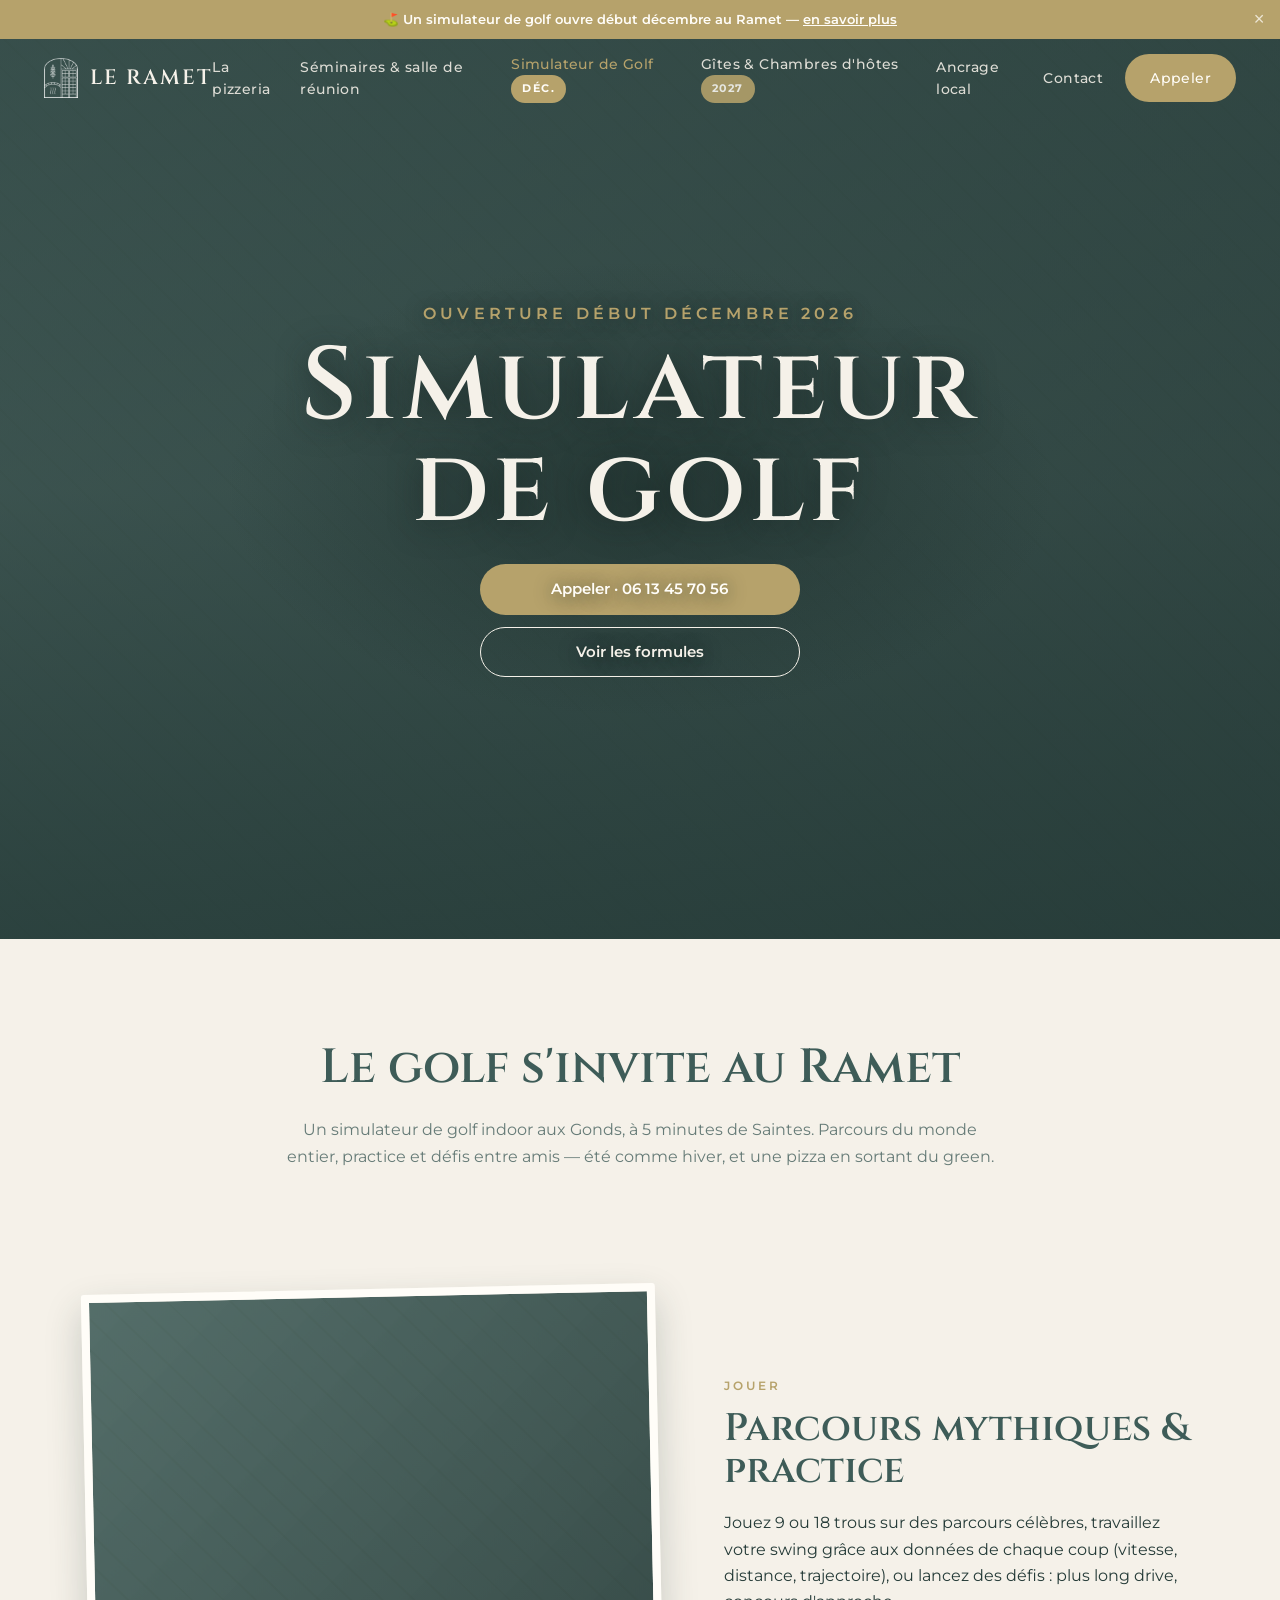
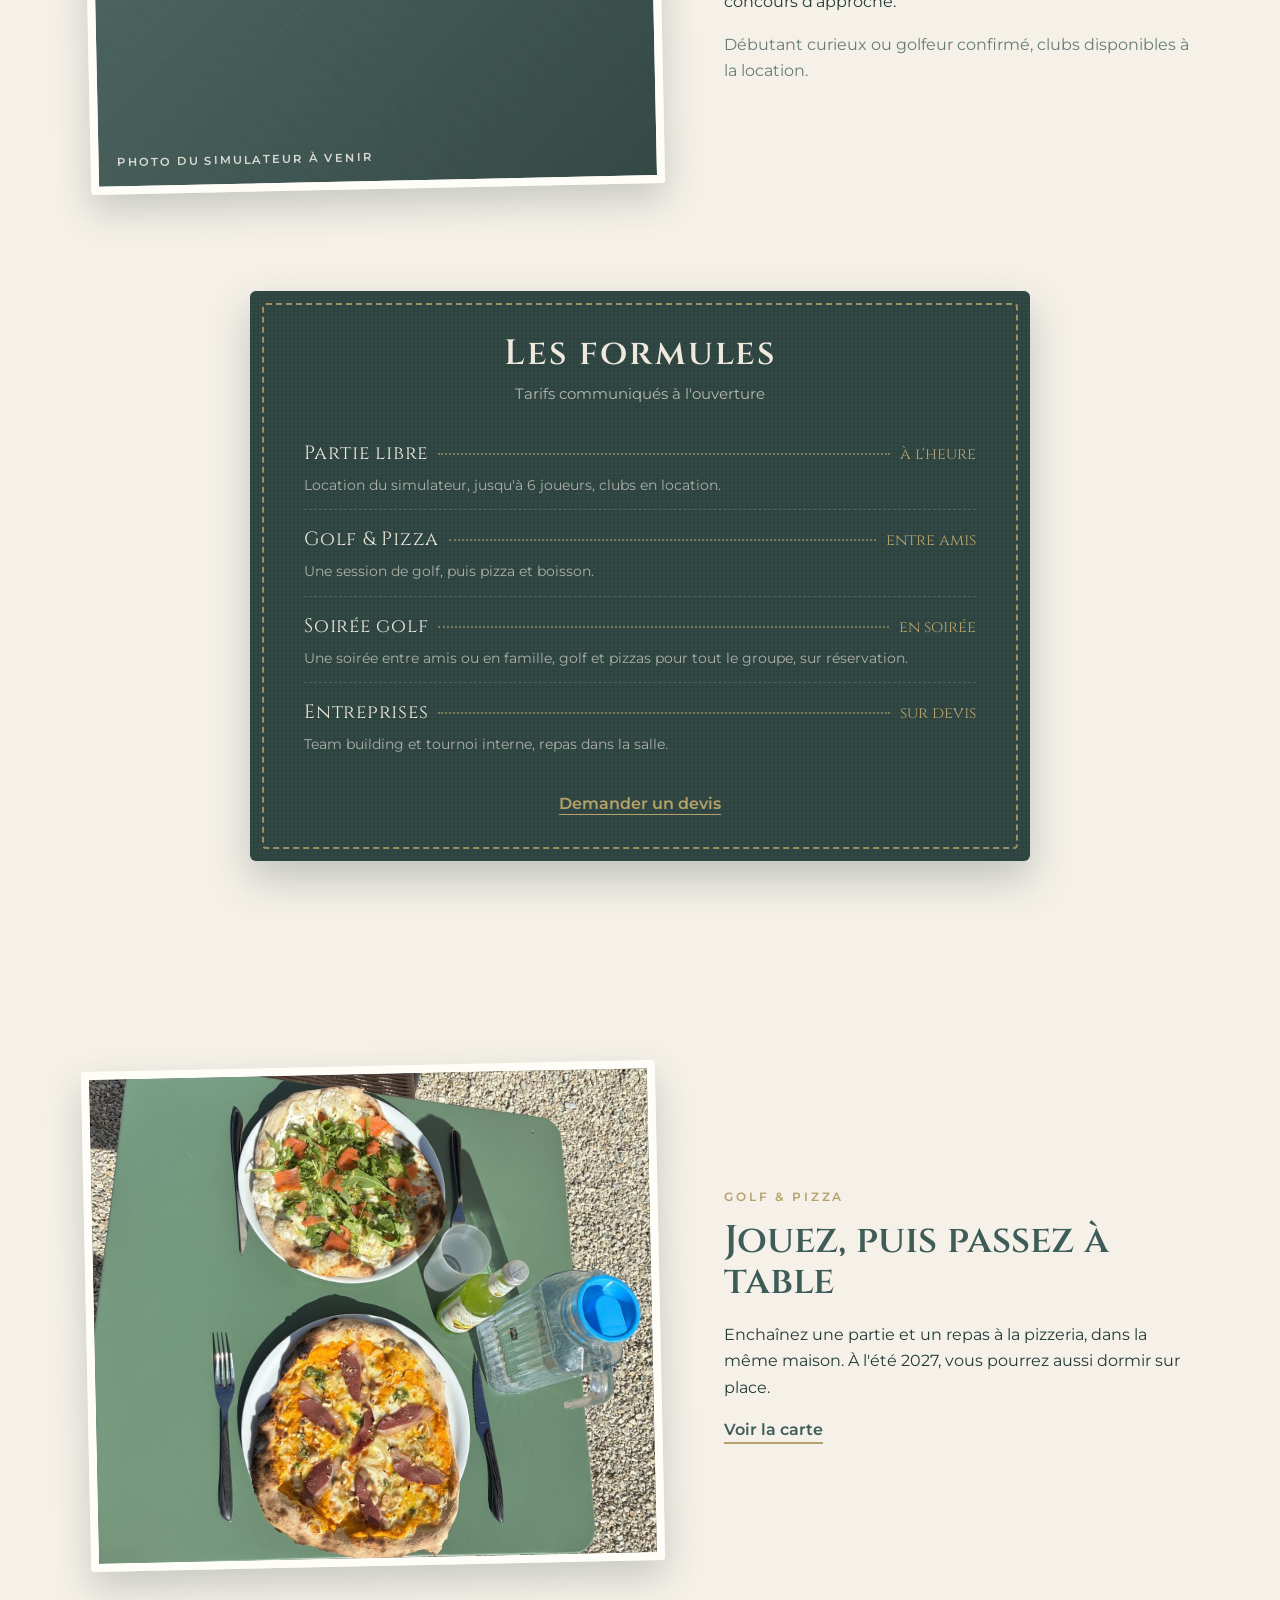
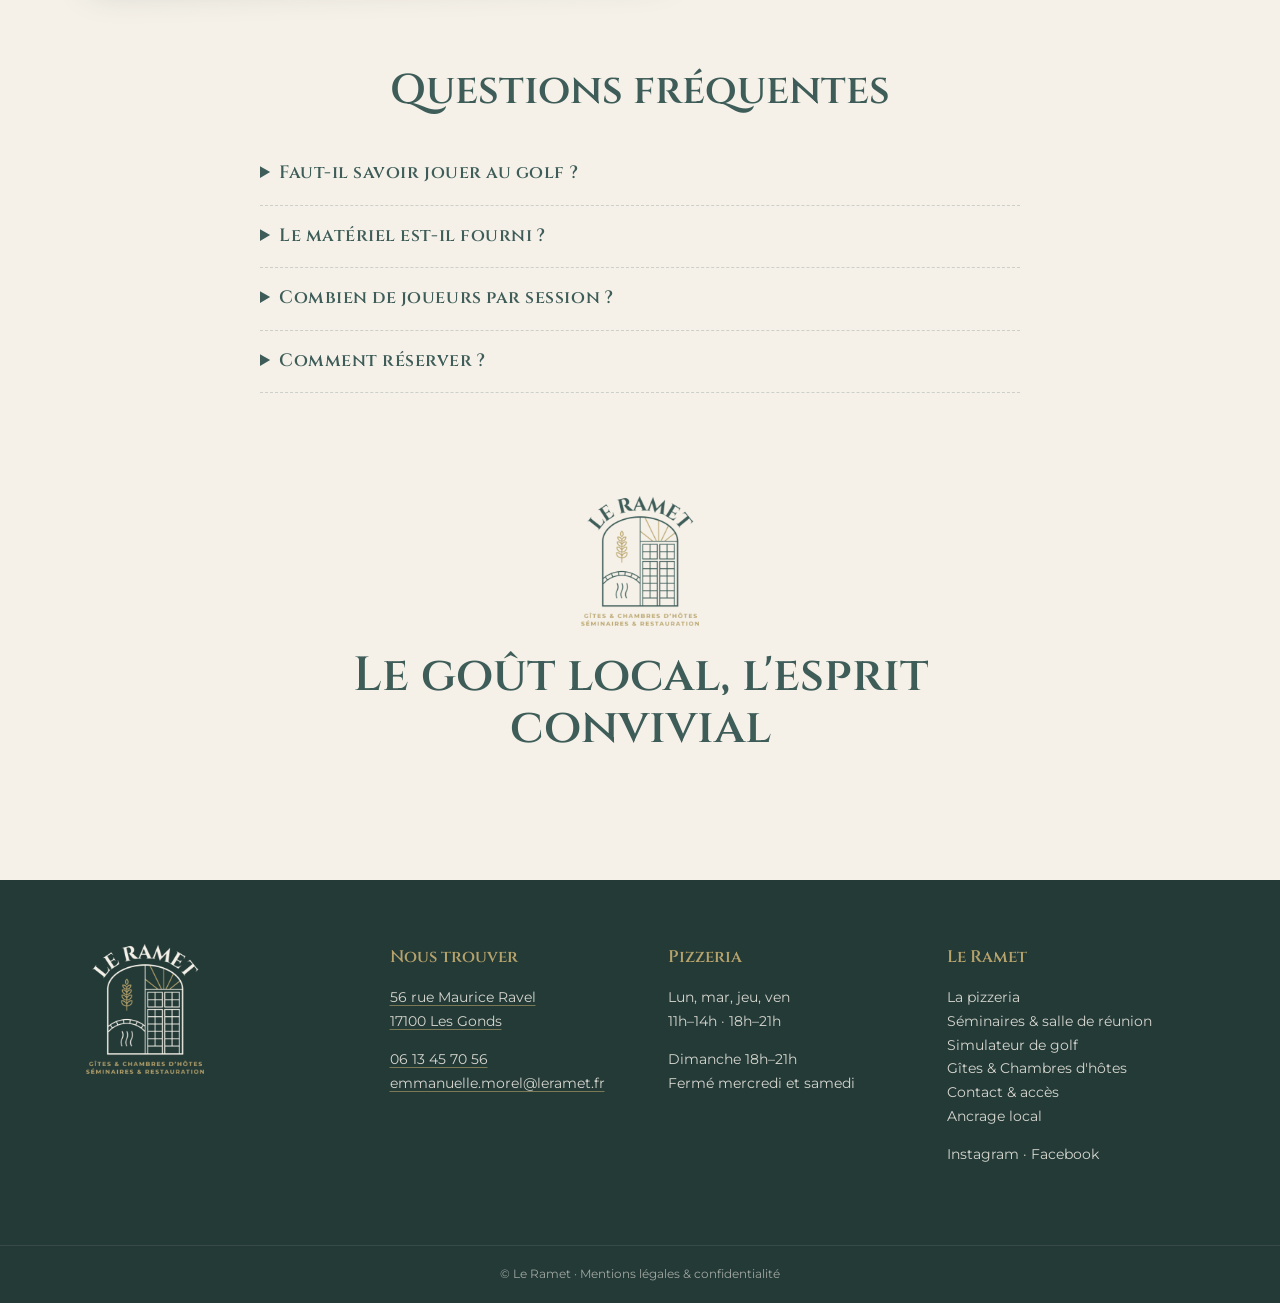
<file: golf.html>
<!doctype html><html lang="fr"><head>
<meta charset="utf-8"><meta name="viewport" content="width=device-width, initial-scale=1, viewport-fit=cover"><meta name="theme-color" content="#3E5C58">
<title>Simulateur de golf — Le Ramet, Les Gonds près de Saintes</title><meta name="description" content="Simulateur de golf indoor au Ramet, Les Gonds près de Saintes : parcours virtuels, practice, soirées entre amis et team building. Ouverture début décembre 2026.">
<link rel="icon" href="assets/logo/icon-120.png"><link rel="stylesheet" href="assets/site.css?v=1793013883">
<script>document.documentElement.classList.add("js");try{if(localStorage.getItem("ramet-annonce-golf")==="fermee")document.documentElement.classList.add("announce-off")}catch(e){}</script>
</head><body class="home">
<div class="announce"><span>⛳ Un simulateur de golf ouvre début décembre au Ramet — <a href="golf.html">en savoir plus</a></span><button class="announce-close" aria-label="Fermer l'annonce">×</button></div>
<header class="site-header">
<a class="brand" href="index.html"><img src="assets/logo/icon-120.png" alt="">Le Ramet</a>
<button class="burger" aria-expanded="false" aria-controls="nav" aria-label="Menu"><span></span><span></span><span></span></button>
<nav class="main-nav" id="nav"><a href="la-carte.html">La pizzeria</a><a href="sur-place-groupes.html">Séminaires & salle de réunion</a><a href="golf.html" class="active">Simulateur de Golf <span class="badge">Déc.</span></a><a href="gites.html">Gîtes & Chambres d'hôtes <span class="badge">2027</span></a><a href="ancrage-local.html">Ancrage local</a><a href="contact.html">Contact</a><a class="btn btn-gold" href="tel:+33613457056">Appeler</a></nav>
</header>
<main>
<section class="hero hero-golf"><div class="ph" data-label=""></div>
<div class="inner"><p class="sub">Ouverture début décembre 2026</p><h1 class="hero-title">Simulateur<br>de golf</h1>
<div class="actions"><a class="btn btn-gold" href="tel:+33613457056">Appeler · 06 13 45 70 56</a><a class="btn btn-outline" href="#formules">Voir les formules</a></div></div></section>

<section class="wrap center reveal"><h2>Le golf s'invite au Ramet</h2>
<p class="muted">Un simulateur de golf indoor aux Gonds, à 5 minutes de Saintes. Parcours du monde entier, practice et défis entre amis — été comme hiver, et une pizza en sortant du green.</p></section>

<section class="wrap tight stack">
<article class="row reveal"><div class="ph" data-label="Photo du simulateur à venir"></div><div><p class="eyebrow">Jouer</p><h2>Parcours mythiques & practice</h2>
<p>Jouez 9 ou 18 trous sur des parcours célèbres, travaillez votre swing grâce aux données de chaque coup (vitesse, distance, trajectoire), ou lancez des défis : plus long drive, concours d'approche.</p>
<p class="muted">Débutant curieux ou golfeur confirmé, clubs disponibles à la location.</p></div></article>

</section>

<section class="wrap tight" id="formules"><div class="slate reveal"><div class="frame"><h2>Les formules</h2><p class="intro">Tarifs communiqués à l'ouverture</p><div class="ln"><span class="nm">Partie libre</span><span class="dots"></span><span class="when">à l'heure</span></div><p class="d">Location du simulateur, jusqu'à 6 joueurs, clubs en location.</p><div class="ln"><span class="nm">Golf & Pizza</span><span class="dots"></span><span class="when">entre amis</span></div><p class="d">Une session de golf, puis pizza et boisson.</p><div class="ln"><span class="nm">Soirée golf</span><span class="dots"></span><span class="when">en soirée</span></div><p class="d">Une soirée entre amis ou en famille, golf et pizzas pour tout le groupe, sur réservation.</p><a href="mailto:emmanuelle.morel@leramet.fr?subject=Golf%20entreprise" class="ln"><span class="nm">Entreprises</span><span class="dots"></span><span class="when">sur devis</span></a><p class="d row-last">Team building et tournoi interne, repas dans la salle.</p><div class="foot"><a href="mailto:emmanuelle.morel@leramet.fr?subject=Golf%20au%20Ramet">Demander un devis</a></div></div></div></section>

<section class="wrap stack">
<article class="row reveal"><div class="ph" data-label="Photo"><img src="img/tables-vertes-duo.jpg?v=1792683037" alt="Deux pizzas sur une table de la terrasse" loading="lazy"></div><div><p class="eyebrow">Golf & pizza</p><h2>Jouez, puis passez à table</h2>
<p>Enchaînez une partie et un repas à la pizzeria, dans la même maison. À l'été 2027, vous pourrez aussi dormir sur place.</p><a class="more" href="la-carte.html">Voir la carte</a></div></article>
</section>

<section class="wrap tight"><h2 class="sec-title">Questions fréquentes</h2><div class="faq">
<details><summary>Faut-il savoir jouer au golf ?</summary><p>Non, le simulateur convient aux débutants comme aux confirmés. Les jeux et défis sont accessibles à tous.</p></details>
<details><summary>Le matériel est-il fourni ?</summary><p>Les clubs sont disponibles à la location, et vous pouvez aussi venir avec les vôtres. Les balles sont obligatoirement fournies par le Ramet.</p></details>
<details><summary>Combien de joueurs par session ?</summary><p>Jusqu'à 6 joueurs par session.</p></details>
<details><summary>Comment réserver ?</summary><p>À l'ouverture, par téléphone au 06 13 45 70 56.</p></details>
</div></section>


<section class="wrap tight center reveal"><img src="assets/logo/logo-v-vert-520.png" alt="" style="height:130px;width:auto;margin:0 auto 24px">
<h2>Le goût local, l'esprit convivial</h2></section>

</main>
<footer class="site-footer"><div class="wrap">
<div><img src="assets/logo/logo-v-beige-520.png" alt="Le Ramet — gîtes, chambres d'hôtes, séminaires et restauration"></div>
<div><h4>Nous trouver</h4><p><a href="https://www.google.com/maps/search/?api=1&query=56+rue+Maurice+Ravel+17100+Les+Gonds" target="_blank" rel="noopener" class="addr-link">56 rue Maurice Ravel<br>17100 Les Gonds</a></p><p><a href="tel:+33613457056" class="addr-link">06 13 45 70 56</a><br><a href="mailto:emmanuelle.morel@leramet.fr" class="addr-link">emmanuelle.morel@leramet.fr</a></p></div>
<div><h4>Pizzeria</h4><p>Lun, mar, jeu, ven<br>11h–14h · 18h–21h</p><p>Dimanche 18h–21h<br>Fermé mercredi et samedi</p></div>
<div><h4>Le Ramet</h4><p><a href="la-carte.html">La pizzeria</a><br><a href="sur-place-groupes.html">Séminaires & salle de réunion</a><br><a href="golf.html">Simulateur de golf</a><br><a href="gites.html">Gîtes & Chambres d'hôtes</a><br><a href="contact.html">Contact & accès</a><br><a href="ancrage-local.html">Ancrage local</a></p>
<p><a href="https://www.instagram.com/domaine.du.ramet/" target="_blank" rel="noopener">Instagram</a> · <a href="https://www.facebook.com/profile.php?id=100063968103180" target="_blank" rel="noopener">Facebook</a></p></div>
</div><div class="legal">© Le Ramet · <a href="mentions-legales.html">Mentions légales & confidentialité</a></div></footer>
<nav class="mobile-bar" aria-label="Actions rapides"><a href="tel:+33613457056"><svg viewBox="0 0 24 24" aria-hidden="true"><path d="M6.6 10.8a15.1 15.1 0 0 0 6.6 6.6l2.2-2.2a1 1 0 0 1 1-.25 11.4 11.4 0 0 0 3.6.57 1 1 0 0 1 1 1V20a1 1 0 0 1-1 1A17 17 0 0 1 3 4a1 1 0 0 1 1-1h3.5a1 1 0 0 1 1 1c0 1.25.2 2.45.57 3.57a1 1 0 0 1-.25 1z"/></svg><span>Appeler</span></a><a href="la-carte.html"><svg viewBox="0 0 24 24" aria-hidden="true"><path d="M11 9H9V2H7v7H5V2H3v7c0 2.12 1.66 3.84 3.75 3.97V22h2.5v-9.03C11.34 12.84 13 11.12 13 9V2h-2v7zm5-3v8h2.5v8H21V2c-2.76 0-5 2.24-5 4z"/></svg><span>La carte</span></a><a href="https://www.google.com/maps/search/?api=1&query=56+rue+Maurice+Ravel+17100+Les+Gonds" target="_blank" rel="noopener"><svg viewBox="0 0 24 24" aria-hidden="true"><path d="M12 2a7 7 0 0 0-7 7c0 5.2 7 13 7 13s7-7.8 7-13a7 7 0 0 0-7-7zm0 9.5A2.5 2.5 0 1 1 12 6.5a2.5 2.5 0 0 1 0 5z"/></svg><span>Itinéraire</span></a></nav>
<script src="assets/site.js?v=1793013883"></script>
</body></html>
</file>
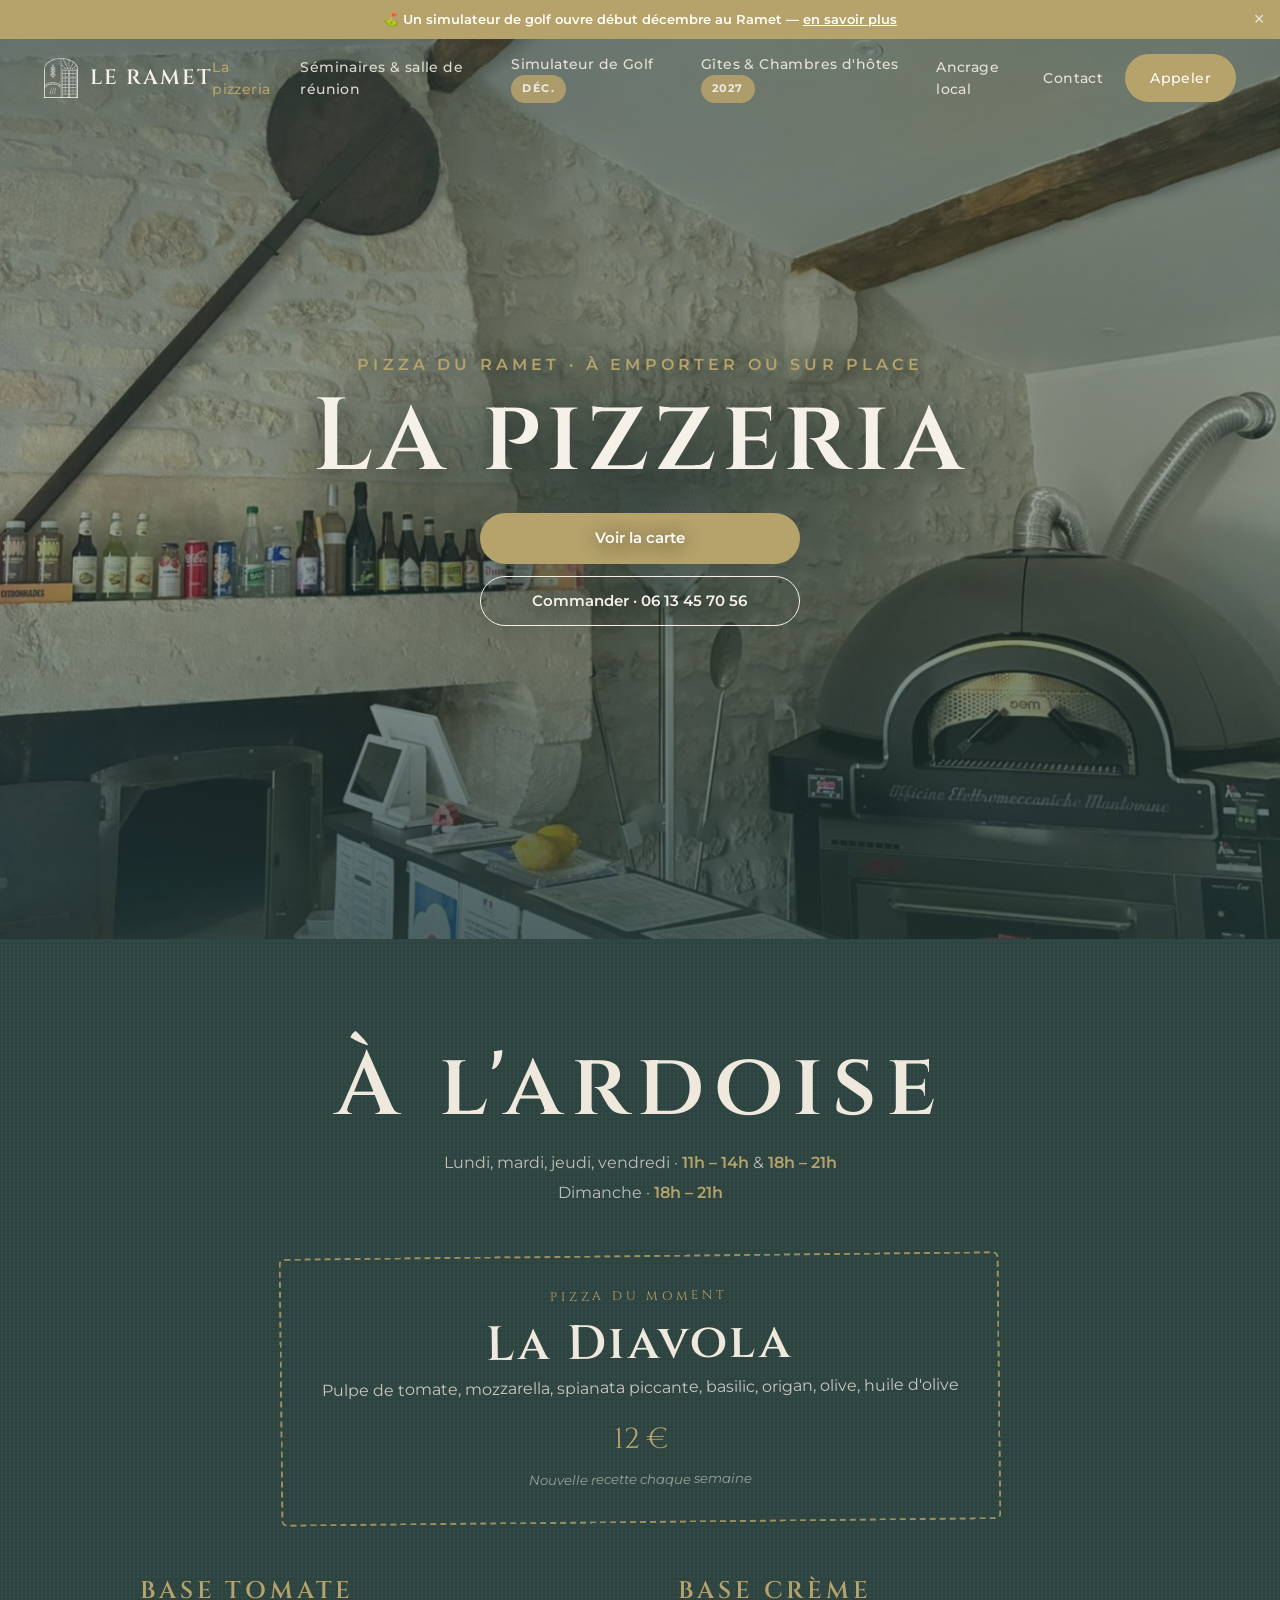
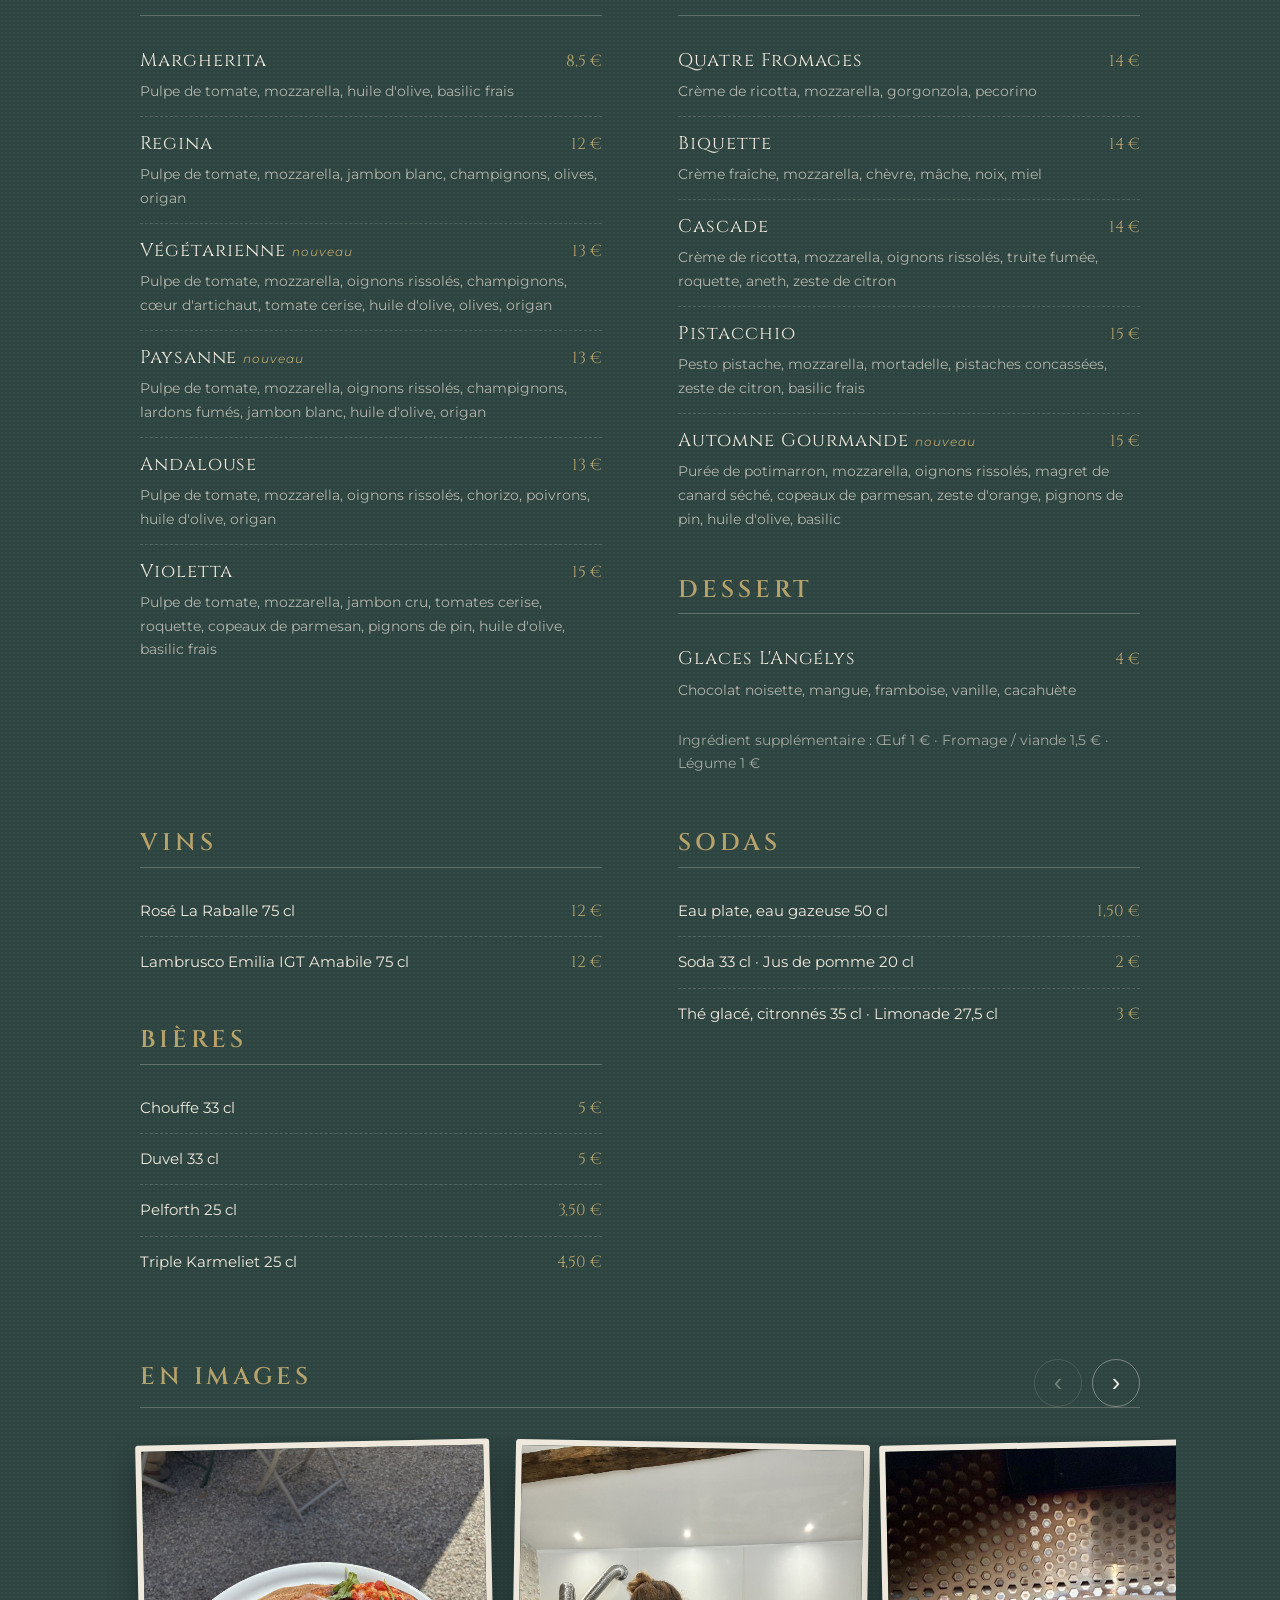
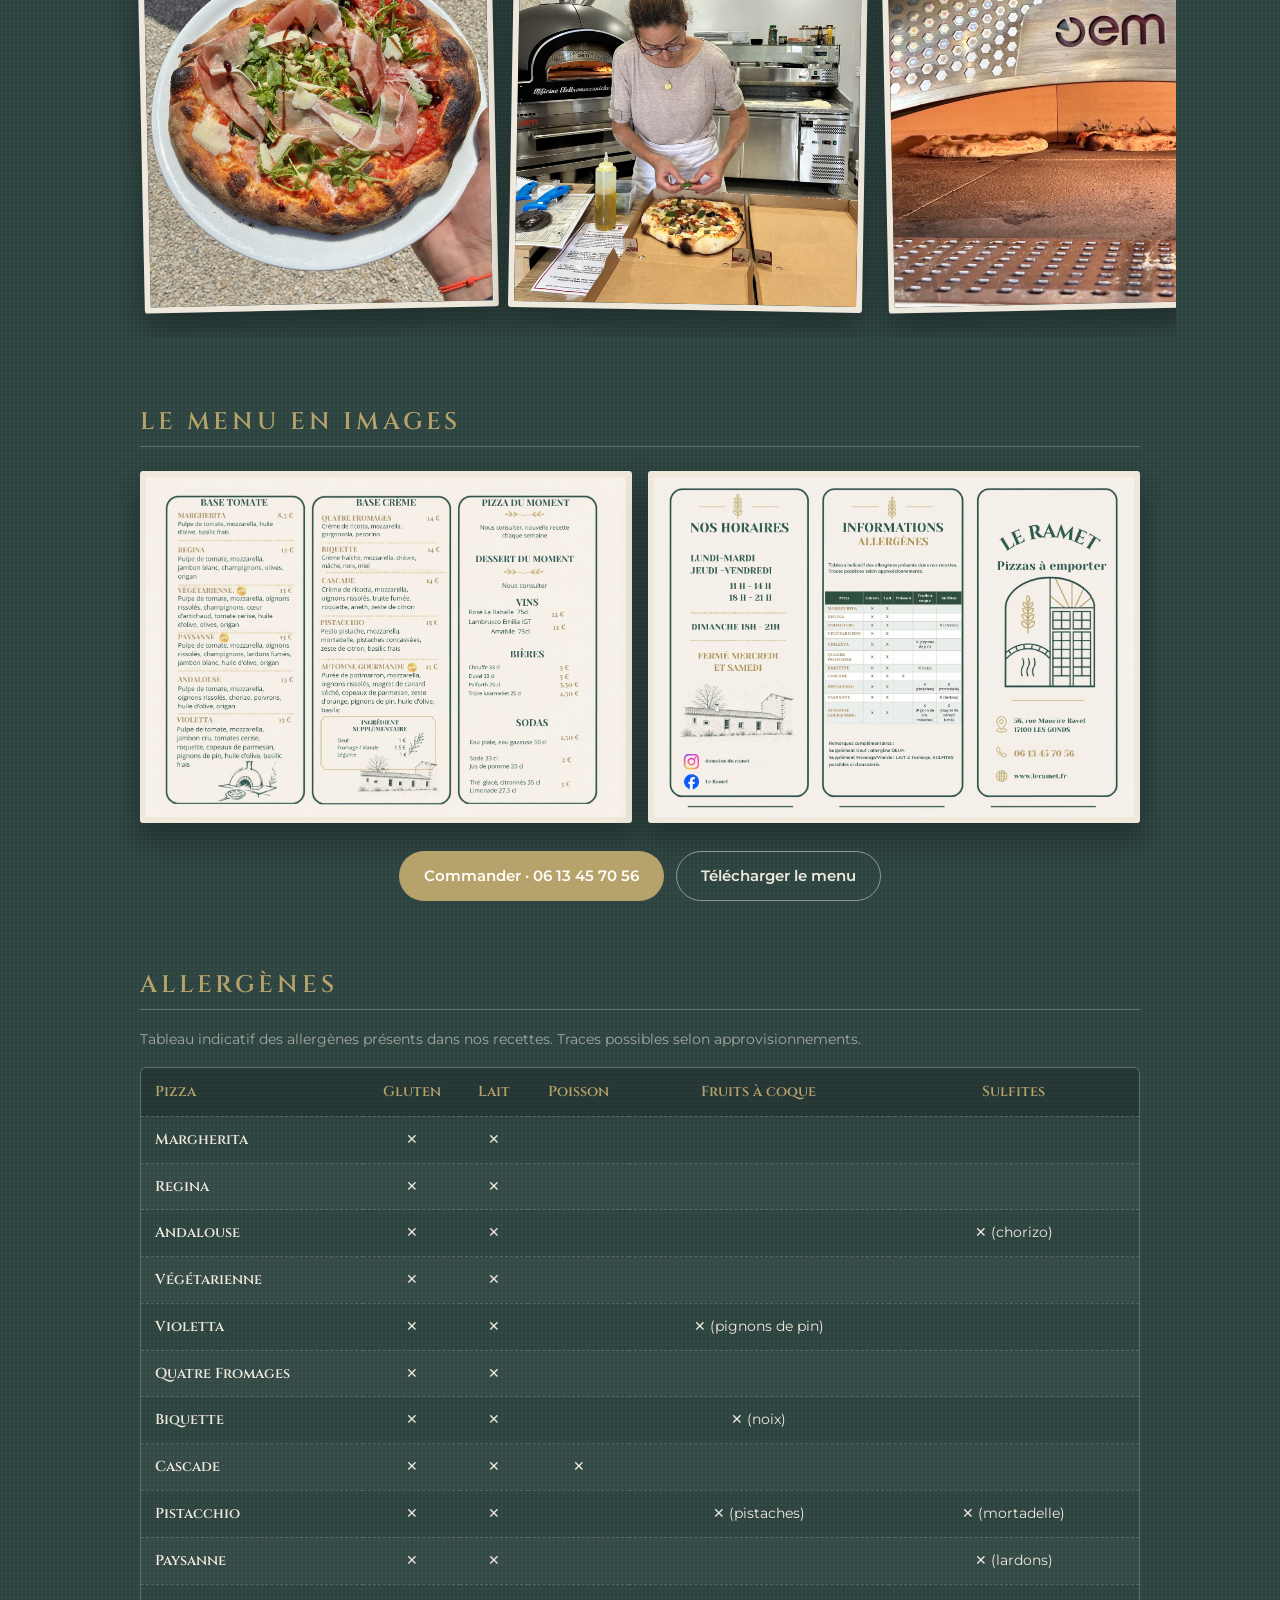
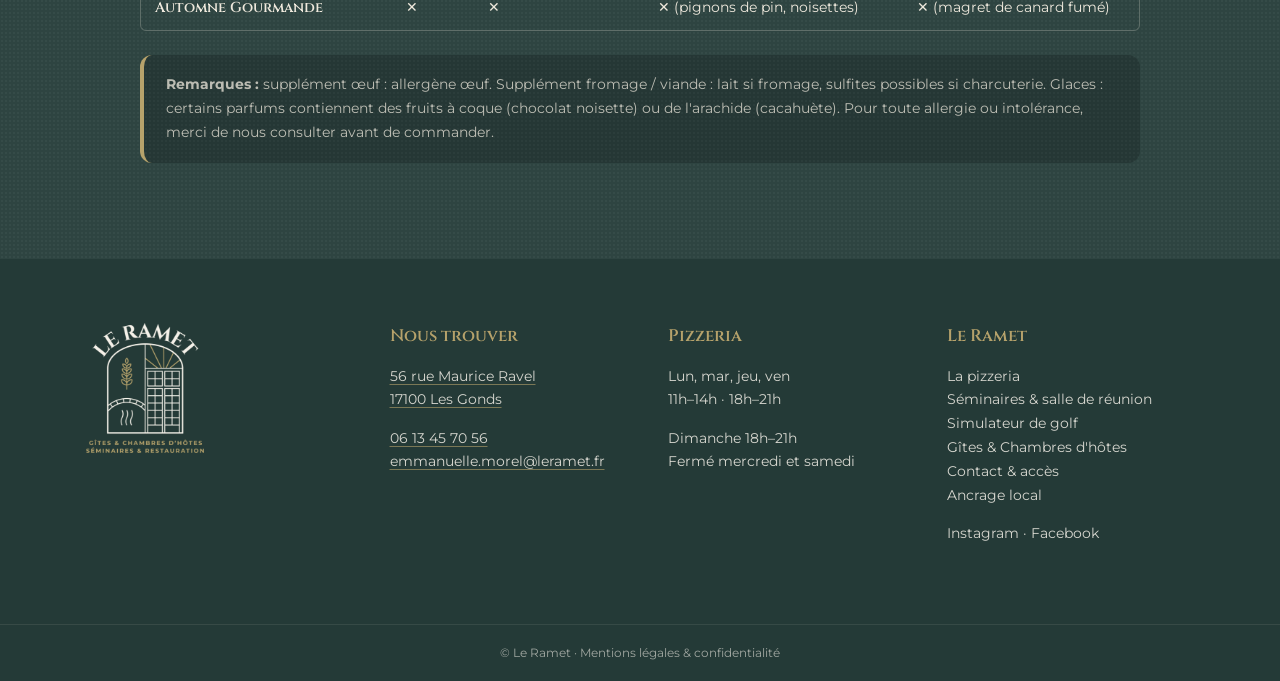
<file: la-carte.html>
<!doctype html><html lang="fr"><head>
<meta charset="utf-8"><meta name="viewport" content="width=device-width, initial-scale=1, viewport-fit=cover"><meta name="theme-color" content="#3E5C58">
<title>La pizzeria — Pizza du Ramet, Les Gonds</title><meta name="description" content="La carte de Pizza du Ramet : pizzas base tomate, base crème, pizza du moment, boissons et allergènes. À emporter ou sur place aux Gonds.">
<link rel="icon" href="assets/logo/icon-120.png"><link rel="stylesheet" href="assets/site.css?v=1793013883">
<script>document.documentElement.classList.add("js");try{if(localStorage.getItem("ramet-annonce-golf")==="fermee")document.documentElement.classList.add("announce-off")}catch(e){}</script>
</head><body class="home">
<div class="announce"><span>⛳ Un simulateur de golf ouvre début décembre au Ramet — <a href="golf.html">en savoir plus</a></span><button class="announce-close" aria-label="Fermer l'annonce">×</button></div>
<header class="site-header">
<a class="brand" href="index.html"><img src="assets/logo/icon-120.png" alt="">Le Ramet</a>
<button class="burger" aria-expanded="false" aria-controls="nav" aria-label="Menu"><span></span><span></span><span></span></button>
<nav class="main-nav" id="nav"><a href="la-carte.html" class="active">La pizzeria</a><a href="sur-place-groupes.html">Séminaires & salle de réunion</a><a href="golf.html">Simulateur de Golf <span class="badge">Déc.</span></a><a href="gites.html">Gîtes & Chambres d'hôtes <span class="badge">2027</span></a><a href="ancrage-local.html">Ancrage local</a><a href="contact.html">Contact</a><a class="btn btn-gold" href="tel:+33613457056">Appeler</a></nav>
</header>
<main>
<section class="hero"><div class="ph" data-label="Photo"><img src="img/comptoir-four.jpg?v=1792683037" alt="Le comptoir de la pizzeria, le four et l'ancien four à pain" fetchpriority="high"></div>
<div class="inner"><p class="sub">Pizza du Ramet · à emporter ou sur place</p><h1 class="hero-title">La pizzeria</h1>
<div class="actions"><a class="btn btn-gold" href="#moment">Voir la carte</a><a class="btn btn-outline" href="tel:+33613457056">Commander · 06 13 45 70 56</a></div></div></section>
<div class="carte-c" data-gallery><div class="in">
<div class="c-head"><h1>À l'ardoise</h1><p class="c-hours">Lundi, mardi, jeudi, vendredi · <b>11h – 14h</b> & <b>18h – 21h</b><br>Dimanche · <b>18h – 21h</b></p></div>
<div class="c-moment" id="moment"><span class="k">Pizza du moment</span><h2>La Diavola</h2><p>Pulpe de tomate, mozzarella, spianata piccante, basilic, origan, olive, huile d'olive</p><span class="pr">12 €</span><small>Nouvelle recette chaque semaine</small></div>
<div class="c-cols"><div id="tomate"><h2>Base tomate</h2><ul><li><div class="ln"><span class="nm">Margherita</span><span class="pr">8,5 €</span></div><p>Pulpe de tomate, mozzarella, huile d'olive, basilic frais</p></li><li><div class="ln"><span class="nm">Regina</span><span class="pr">12 €</span></div><p>Pulpe de tomate, mozzarella, jambon blanc, champignons, olives, origan</p></li><li><div class="ln"><span class="nm">Végétarienne<span class=nv>nouveau</span></span><span class="pr">13 €</span></div><p>Pulpe de tomate, mozzarella, oignons rissolés, champignons, cœur d'artichaut, tomate cerise, huile d'olive, olives, origan</p></li><li><div class="ln"><span class="nm">Paysanne<span class=nv>nouveau</span></span><span class="pr">13 €</span></div><p>Pulpe de tomate, mozzarella, oignons rissolés, champignons, lardons fumés, jambon blanc, huile d'olive, origan</p></li><li><div class="ln"><span class="nm">Andalouse</span><span class="pr">13 €</span></div><p>Pulpe de tomate, mozzarella, oignons rissolés, chorizo, poivrons, huile d'olive, origan</p></li><li><div class="ln"><span class="nm">Violetta</span><span class="pr">15 €</span></div><p>Pulpe de tomate, mozzarella, jambon cru, tomates cerise, roquette, copeaux de parmesan, pignons de pin, huile d'olive, basilic frais</p></li></ul></div><div id="creme"><h2>Base crème</h2><ul><li><div class="ln"><span class="nm">Quatre Fromages</span><span class="pr">14 €</span></div><p>Crème de ricotta, mozzarella, gorgonzola, pecorino</p></li><li><div class="ln"><span class="nm">Biquette</span><span class="pr">14 €</span></div><p>Crème fraîche, mozzarella, chèvre, mâche, noix, miel</p></li><li><div class="ln"><span class="nm">Cascade</span><span class="pr">14 €</span></div><p>Crème de ricotta, mozzarella, oignons rissolés, truite fumée, roquette, aneth, zeste de citron</p></li><li><div class="ln"><span class="nm">Pistacchio</span><span class="pr">15 €</span></div><p>Pesto pistache, mozzarella, mortadelle, pistaches concassées, zeste de citron, basilic frais</p></li><li><div class="ln"><span class="nm">Automne Gourmande<span class=nv>nouveau</span></span><span class="pr">15 €</span></div><p>Purée de potimarron, mozzarella, oignons rissolés, magret de canard séché, copeaux de parmesan, zeste d'orange, pignons de pin, huile d'olive, basilic</p></li></ul>
<h2 class="mt">Dessert</h2><ul><li><div class="ln"><span class="nm">Glaces L'Angélys</span><span class="pr">4 €</span></div><p>Chocolat noisette, mangue, framboise, vanille, cacahuète</p></li></ul>
<p class="supp">Ingrédient supplémentaire : Œuf 1 € · Fromage / viande 1,5 € · Légume 1 €</p></div></div>
<div class="c-cols" id="boissons"><div><h2>Vins</h2><ul class="sm"><li><div class="ln"><span class="nm">Rosé La Raballe 75 cl</span><span class="pr">12 €</span></div></li><li><div class="ln"><span class="nm">Lambrusco Emilia IGT Amabile 75 cl</span><span class="pr">12 €</span></div></li></ul><h2>Bières</h2><ul class="sm"><li><div class="ln"><span class="nm">Chouffe 33 cl</span><span class="pr">5 €</span></div></li><li><div class="ln"><span class="nm">Duvel 33 cl</span><span class="pr">5 €</span></div></li><li><div class="ln"><span class="nm">Pelforth 25 cl</span><span class="pr">3,50 €</span></div></li><li><div class="ln"><span class="nm">Triple Karmeliet 25 cl</span><span class="pr">4,50 €</span></div></li></ul></div><div><h2>Sodas</h2><ul class="sm"><li><div class="ln"><span class="nm">Eau plate, eau gazeuse 50 cl</span><span class="pr">1,50 €</span></div></li><li><div class="ln"><span class="nm">Soda 33 cl · Jus de pomme 20 cl</span><span class="pr">2 €</span></div></li><li><div class="ln"><span class="nm">Thé glacé, citronnés 35 cl · Limonade 27,5 cl</span><span class="pr">3 €</span></div></li></ul></div></div>
<section class="c-sec" id="galerie"><div class="gallery-head"><h2>En images</h2>
<div class="car-nav"><button class="car-btn" data-dir="-1" aria-label="Photos précédentes">‹</button><button class="car-btn" data-dir="1" aria-label="Photos suivantes">›</button></div></div>
<div class="carousel" data-gallery data-carousel tabindex="0" aria-label="Photos de la pizzeria, faites glisser"><a href="img/pizza-jambon-cru.jpg?v=1792683037" data-caption="La Violetta : jambon cru, roquette et parmesan"><img src="img/pizza-jambon-cru.jpg?v=1792683037" alt="La Violetta : jambon cru, roquette et parmesan" loading="lazy"></a><a href="img/cuisine-four.jpg?v=1792683037" data-caption="En cuisine devant le four"><img src="img/cuisine-four.jpg?v=1792683037" alt="En cuisine devant le four" loading="lazy"></a><a href="img/four-cuisson.jpg?v=1792683037" data-caption="Pizzas en cuisson"><img src="img/four-cuisson.jpg?v=1792683037" alt="Pizzas en cuisson" loading="lazy"></a><a href="img/pizza-automne-portrait.jpg?v=1792683037" data-caption="L'Automne Gourmande : potimarron et magret de canard"><img src="img/pizza-automne-portrait.jpg?v=1792683037" alt="L'Automne Gourmande : potimarron et magret de canard" loading="lazy"></a><a href="img/pizza-mache-noix.jpg?v=1792683037" data-caption="La Biquette : chèvre, mâche, noix et miel"><img src="img/pizza-mache-noix.jpg?v=1792683037" alt="La Biquette : chèvre, mâche, noix et miel" loading="lazy"></a><a href="img/preparation.jpg?v=1792683037" data-caption="Préparation des pizzas"><img src="img/preparation.jpg?v=1792683037" alt="Préparation des pizzas" loading="lazy"></a></div></section>
<section class="c-sec" id="menu-imprime"><h2>Le menu en images</h2>
<div class="menu-sheets">
<a class="sheet" href="img/menu-ramet-1.jpg" data-caption="Le menu — pizzas et boissons"><img src="img/menu-ramet-1.jpg" alt="Menu Pizza du Ramet : pizzas base tomate, base crème, pizza du moment et boissons" loading="lazy"></a>
<a class="sheet" href="img/menu-ramet-2.jpg" data-caption="Le menu — horaires, allergènes et contact"><img src="img/menu-ramet-2.jpg" alt="Menu Pizza du Ramet : horaires, informations allergènes et contact" loading="lazy"></a>
</div>
<div class="c-foot"><a class="btn btn-gold" href="tel:+33613457056">Commander · 06 13 45 70 56</a><a class="btn btn-outline" href="img/menu-ramet-1.jpg" download="menu-pizza-du-ramet.jpg">Télécharger le menu</a></div></section>
<section class="c-sec" id="allergenes"><h2>Allergènes</h2>
<p class="supp">Tableau indicatif des allergènes présents dans nos recettes. Traces possibles selon approvisionnements.</p>
<div class="table-scroll"><table class="allergens"><thead><tr><th>Pizza</th><th>Gluten</th><th>Lait</th><th>Poisson</th><th>Fruits à coque</th><th>Sulfites</th></tr></thead><tbody><tr><td>Margherita</td><td>✕</td><td>✕</td><td></td><td></td><td></td></tr><tr><td>Regina</td><td>✕</td><td>✕</td><td></td><td></td><td></td></tr><tr><td>Andalouse</td><td>✕</td><td>✕</td><td></td><td></td><td>✕ (chorizo)</td></tr><tr><td>Végétarienne</td><td>✕</td><td>✕</td><td></td><td></td><td></td></tr><tr><td>Violetta</td><td>✕</td><td>✕</td><td></td><td>✕ (pignons de pin)</td><td></td></tr><tr><td>Quatre Fromages</td><td>✕</td><td>✕</td><td></td><td></td><td></td></tr><tr><td>Biquette</td><td>✕</td><td>✕</td><td></td><td>✕ (noix)</td><td></td></tr><tr><td>Cascade</td><td>✕</td><td>✕</td><td>✕</td><td></td><td></td></tr><tr><td>Pistacchio</td><td>✕</td><td>✕</td><td></td><td>✕ (pistaches)</td><td>✕ (mortadelle)</td></tr><tr><td>Paysanne</td><td>✕</td><td>✕</td><td></td><td></td><td>✕ (lardons)</td></tr><tr><td>Automne Gourmande</td><td>✕</td><td>✕</td><td></td><td>✕ (pignons de pin, noisettes)</td><td>✕ (magret de canard fumé)</td></tr></tbody></table></div>
<div class="note"><strong>Remarques :</strong> supplément œuf : allergène œuf. Supplément fromage / viande : lait si fromage, sulfites possibles si charcuterie. Glaces : certains parfums contiennent des fruits à coque (chocolat noisette) ou de l'arachide (cacahuète). Pour toute allergie ou intolérance, merci de nous consulter avant de commander.</div>
</section>
</div></div>
</main>
<footer class="site-footer"><div class="wrap">
<div><img src="assets/logo/logo-v-beige-520.png" alt="Le Ramet — gîtes, chambres d'hôtes, séminaires et restauration"></div>
<div><h4>Nous trouver</h4><p><a href="https://www.google.com/maps/search/?api=1&query=56+rue+Maurice+Ravel+17100+Les+Gonds" target="_blank" rel="noopener" class="addr-link">56 rue Maurice Ravel<br>17100 Les Gonds</a></p><p><a href="tel:+33613457056" class="addr-link">06 13 45 70 56</a><br><a href="mailto:emmanuelle.morel@leramet.fr" class="addr-link">emmanuelle.morel@leramet.fr</a></p></div>
<div><h4>Pizzeria</h4><p>Lun, mar, jeu, ven<br>11h–14h · 18h–21h</p><p>Dimanche 18h–21h<br>Fermé mercredi et samedi</p></div>
<div><h4>Le Ramet</h4><p><a href="la-carte.html">La pizzeria</a><br><a href="sur-place-groupes.html">Séminaires & salle de réunion</a><br><a href="golf.html">Simulateur de golf</a><br><a href="gites.html">Gîtes & Chambres d'hôtes</a><br><a href="contact.html">Contact & accès</a><br><a href="ancrage-local.html">Ancrage local</a></p>
<p><a href="https://www.instagram.com/domaine.du.ramet/" target="_blank" rel="noopener">Instagram</a> · <a href="https://www.facebook.com/profile.php?id=100063968103180" target="_blank" rel="noopener">Facebook</a></p></div>
</div><div class="legal">© Le Ramet · <a href="mentions-legales.html">Mentions légales & confidentialité</a></div></footer>
<nav class="mobile-bar" aria-label="Actions rapides"><a href="tel:+33613457056"><svg viewBox="0 0 24 24" aria-hidden="true"><path d="M6.6 10.8a15.1 15.1 0 0 0 6.6 6.6l2.2-2.2a1 1 0 0 1 1-.25 11.4 11.4 0 0 0 3.6.57 1 1 0 0 1 1 1V20a1 1 0 0 1-1 1A17 17 0 0 1 3 4a1 1 0 0 1 1-1h3.5a1 1 0 0 1 1 1c0 1.25.2 2.45.57 3.57a1 1 0 0 1-.25 1z"/></svg><span>Appeler</span></a><a href="la-carte.html"><svg viewBox="0 0 24 24" aria-hidden="true"><path d="M11 9H9V2H7v7H5V2H3v7c0 2.12 1.66 3.84 3.75 3.97V22h2.5v-9.03C11.34 12.84 13 11.12 13 9V2h-2v7zm5-3v8h2.5v8H21V2c-2.76 0-5 2.24-5 4z"/></svg><span>La carte</span></a><a href="https://www.google.com/maps/search/?api=1&query=56+rue+Maurice+Ravel+17100+Les+Gonds" target="_blank" rel="noopener"><svg viewBox="0 0 24 24" aria-hidden="true"><path d="M12 2a7 7 0 0 0-7 7c0 5.2 7 13 7 13s7-7.8 7-13a7 7 0 0 0-7-7zm0 9.5A2.5 2.5 0 1 1 12 6.5a2.5 2.5 0 0 1 0 5z"/></svg><span>Itinéraire</span></a></nav>
<script src="assets/site.js?v=1793013883"></script>
</body></html>
</file>
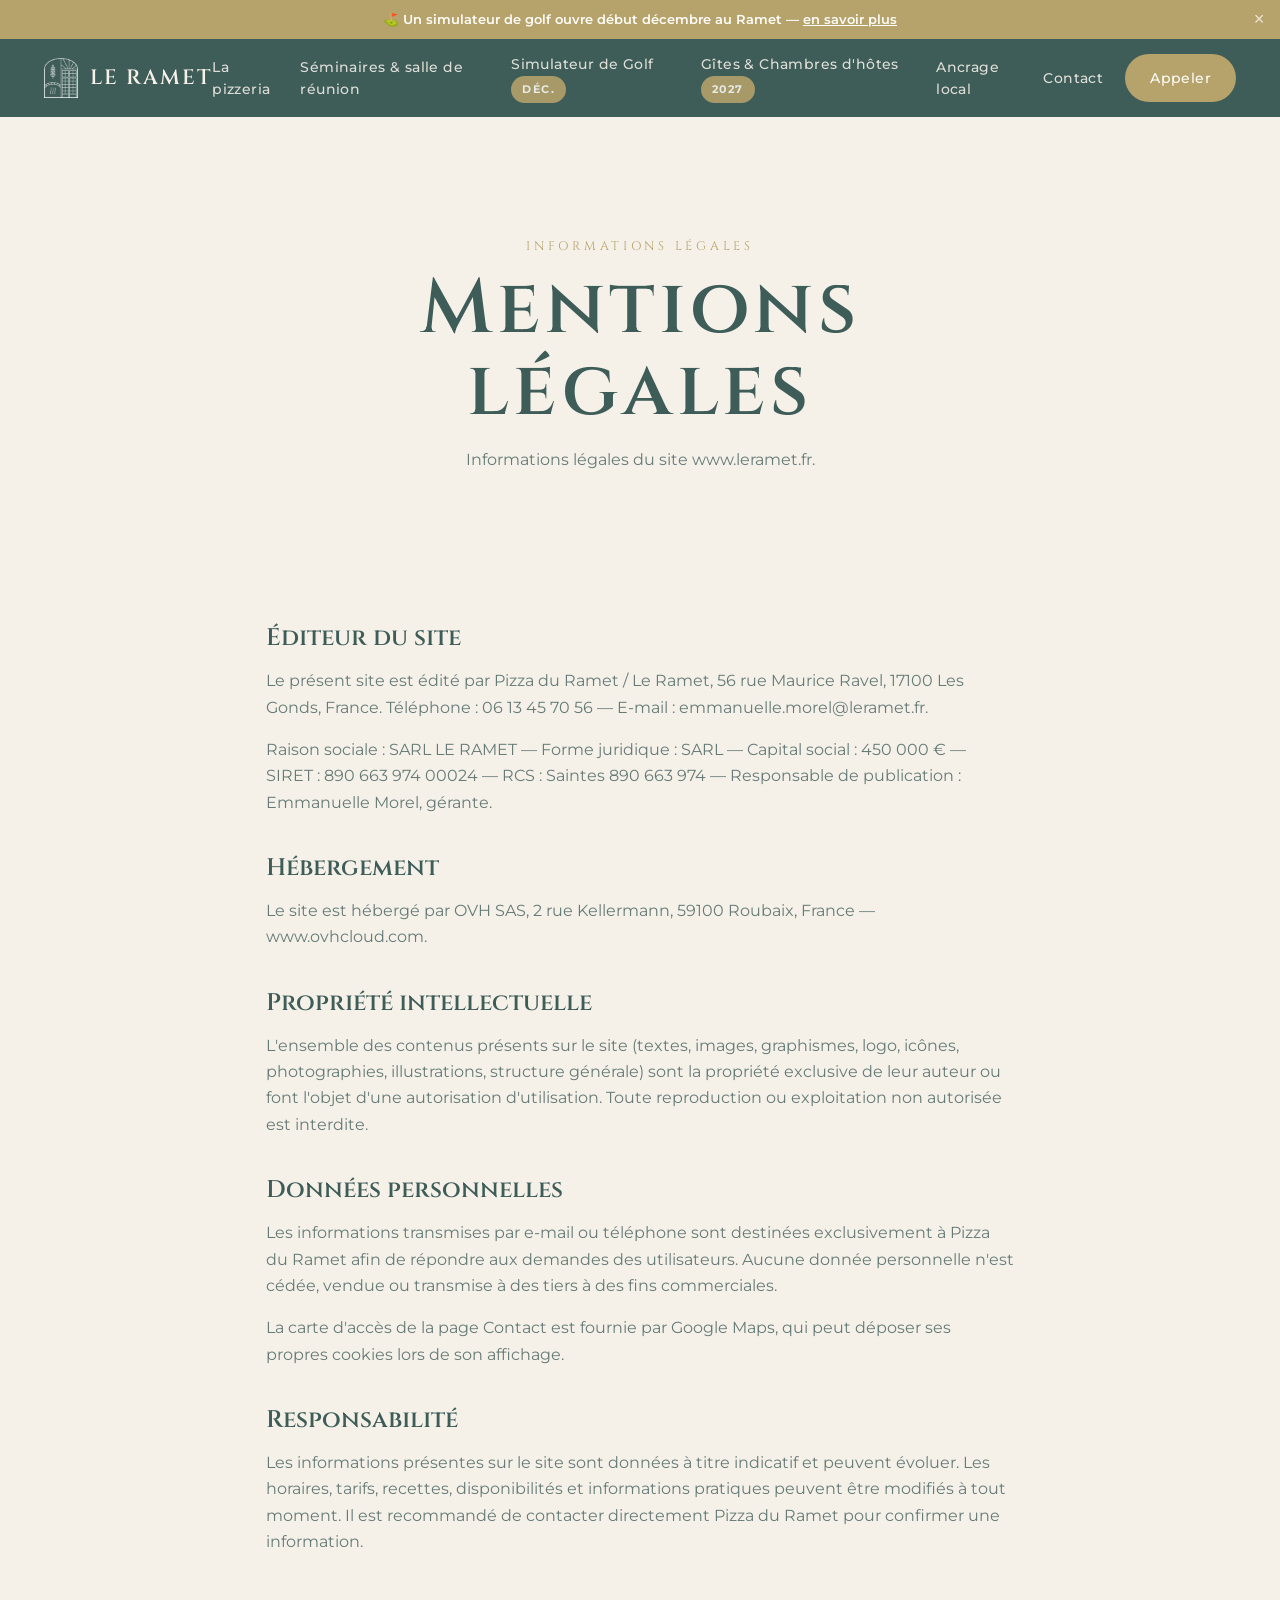
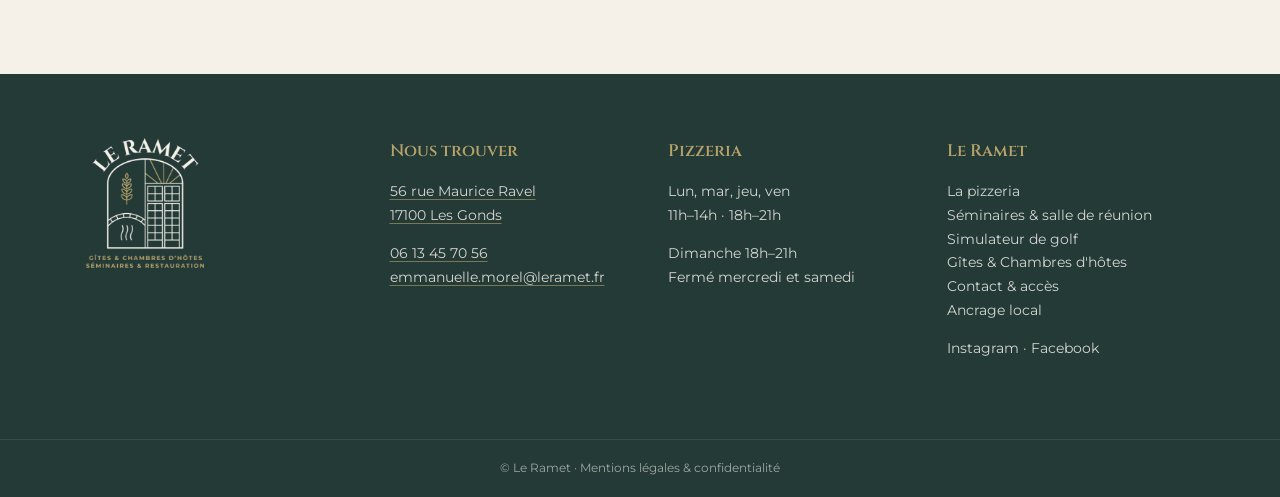
<file: mentions-legales.html>
<!doctype html><html lang="fr"><head>
<meta charset="utf-8"><meta name="viewport" content="width=device-width, initial-scale=1, viewport-fit=cover"><meta name="theme-color" content="#3E5C58">
<title>Mentions légales — Le Ramet</title><meta name="description" content="Mentions légales et données personnelles du site leramet.fr.">
<link rel="icon" href="assets/logo/icon-120.png"><link rel="stylesheet" href="assets/site.css?v=1793013883">
<script>document.documentElement.classList.add("js");try{if(localStorage.getItem("ramet-annonce-golf")==="fermee")document.documentElement.classList.add("announce-off")}catch(e){}</script>
</head><body>
<div class="announce"><span>⛳ Un simulateur de golf ouvre début décembre au Ramet — <a href="golf.html">en savoir plus</a></span><button class="announce-close" aria-label="Fermer l'annonce">×</button></div>
<header class="site-header">
<a class="brand" href="index.html"><img src="assets/logo/icon-120.png" alt="">Le Ramet</a>
<button class="burger" aria-expanded="false" aria-controls="nav" aria-label="Menu"><span></span><span></span><span></span></button>
<nav class="main-nav" id="nav"><a href="la-carte.html">La pizzeria</a><a href="sur-place-groupes.html">Séminaires & salle de réunion</a><a href="golf.html">Simulateur de Golf <span class="badge">Déc.</span></a><a href="gites.html">Gîtes & Chambres d'hôtes <span class="badge">2027</span></a><a href="ancrage-local.html">Ancrage local</a><a href="contact.html">Contact</a><a class="btn btn-gold" href="tel:+33613457056">Appeler</a></nav>
</header>
<main>
<div class="p-head"><span class="k">Informations légales</span><h1>Mentions légales</h1><p>Informations légales du site www.leramet.fr.</p></div><section class="wrap prose">
<h2>Éditeur du site</h2><p>Le présent site est édité par Pizza du Ramet / Le Ramet, 56 rue Maurice Ravel, 17100 Les Gonds, France. Téléphone : 06 13 45 70 56 — E-mail : emmanuelle.morel@leramet.fr.</p>
<p>Raison sociale : SARL LE RAMET — Forme juridique : SARL — Capital social : 450 000 € — SIRET : 890 663 974 00024 — RCS : Saintes 890 663 974 — Responsable de publication : Emmanuelle Morel, gérante.</p>
<h2>Hébergement</h2><p>Le site est hébergé par OVH SAS, 2 rue Kellermann, 59100 Roubaix, France — www.ovhcloud.com.</p>
<h2>Propriété intellectuelle</h2><p>L'ensemble des contenus présents sur le site (textes, images, graphismes, logo, icônes, photographies, illustrations, structure générale) sont la propriété exclusive de leur auteur ou font l'objet d'une autorisation d'utilisation. Toute reproduction ou exploitation non autorisée est interdite.</p>
<h2 id="donnees">Données personnelles</h2><p>Les informations transmises par e-mail ou téléphone sont destinées exclusivement à Pizza du Ramet afin de répondre aux demandes des utilisateurs. Aucune donnée personnelle n'est cédée, vendue ou transmise à des tiers à des fins commerciales.</p>
<p>La carte d'accès de la page Contact est fournie par Google Maps, qui peut déposer ses propres cookies lors de son affichage.</p>
<h2>Responsabilité</h2><p>Les informations présentes sur le site sont données à titre indicatif et peuvent évoluer. Les horaires, tarifs, recettes, disponibilités et informations pratiques peuvent être modifiés à tout moment. Il est recommandé de contacter directement Pizza du Ramet pour confirmer une information.</p>
</section>
</main>
<footer class="site-footer"><div class="wrap">
<div><img src="assets/logo/logo-v-beige-520.png" alt="Le Ramet — gîtes, chambres d'hôtes, séminaires et restauration"></div>
<div><h4>Nous trouver</h4><p><a href="https://www.google.com/maps/search/?api=1&query=56+rue+Maurice+Ravel+17100+Les+Gonds" target="_blank" rel="noopener" class="addr-link">56 rue Maurice Ravel<br>17100 Les Gonds</a></p><p><a href="tel:+33613457056" class="addr-link">06 13 45 70 56</a><br><a href="mailto:emmanuelle.morel@leramet.fr" class="addr-link">emmanuelle.morel@leramet.fr</a></p></div>
<div><h4>Pizzeria</h4><p>Lun, mar, jeu, ven<br>11h–14h · 18h–21h</p><p>Dimanche 18h–21h<br>Fermé mercredi et samedi</p></div>
<div><h4>Le Ramet</h4><p><a href="la-carte.html">La pizzeria</a><br><a href="sur-place-groupes.html">Séminaires & salle de réunion</a><br><a href="golf.html">Simulateur de golf</a><br><a href="gites.html">Gîtes & Chambres d'hôtes</a><br><a href="contact.html">Contact & accès</a><br><a href="ancrage-local.html">Ancrage local</a></p>
<p><a href="https://www.instagram.com/domaine.du.ramet/" target="_blank" rel="noopener">Instagram</a> · <a href="https://www.facebook.com/profile.php?id=100063968103180" target="_blank" rel="noopener">Facebook</a></p></div>
</div><div class="legal">© Le Ramet · <a href="mentions-legales.html">Mentions légales & confidentialité</a></div></footer>
<nav class="mobile-bar" aria-label="Actions rapides"><a href="tel:+33613457056"><svg viewBox="0 0 24 24" aria-hidden="true"><path d="M6.6 10.8a15.1 15.1 0 0 0 6.6 6.6l2.2-2.2a1 1 0 0 1 1-.25 11.4 11.4 0 0 0 3.6.57 1 1 0 0 1 1 1V20a1 1 0 0 1-1 1A17 17 0 0 1 3 4a1 1 0 0 1 1-1h3.5a1 1 0 0 1 1 1c0 1.25.2 2.45.57 3.57a1 1 0 0 1-.25 1z"/></svg><span>Appeler</span></a><a href="la-carte.html"><svg viewBox="0 0 24 24" aria-hidden="true"><path d="M11 9H9V2H7v7H5V2H3v7c0 2.12 1.66 3.84 3.75 3.97V22h2.5v-9.03C11.34 12.84 13 11.12 13 9V2h-2v7zm5-3v8h2.5v8H21V2c-2.76 0-5 2.24-5 4z"/></svg><span>La carte</span></a><a href="https://www.google.com/maps/search/?api=1&query=56+rue+Maurice+Ravel+17100+Les+Gonds" target="_blank" rel="noopener"><svg viewBox="0 0 24 24" aria-hidden="true"><path d="M12 2a7 7 0 0 0-7 7c0 5.2 7 13 7 13s7-7.8 7-13a7 7 0 0 0-7-7zm0 9.5A2.5 2.5 0 1 1 12 6.5a2.5 2.5 0 0 1 0 5z"/></svg><span>Itinéraire</span></a></nav>
<script src="assets/site.js?v=1793013883"></script>
</body></html>
</file>
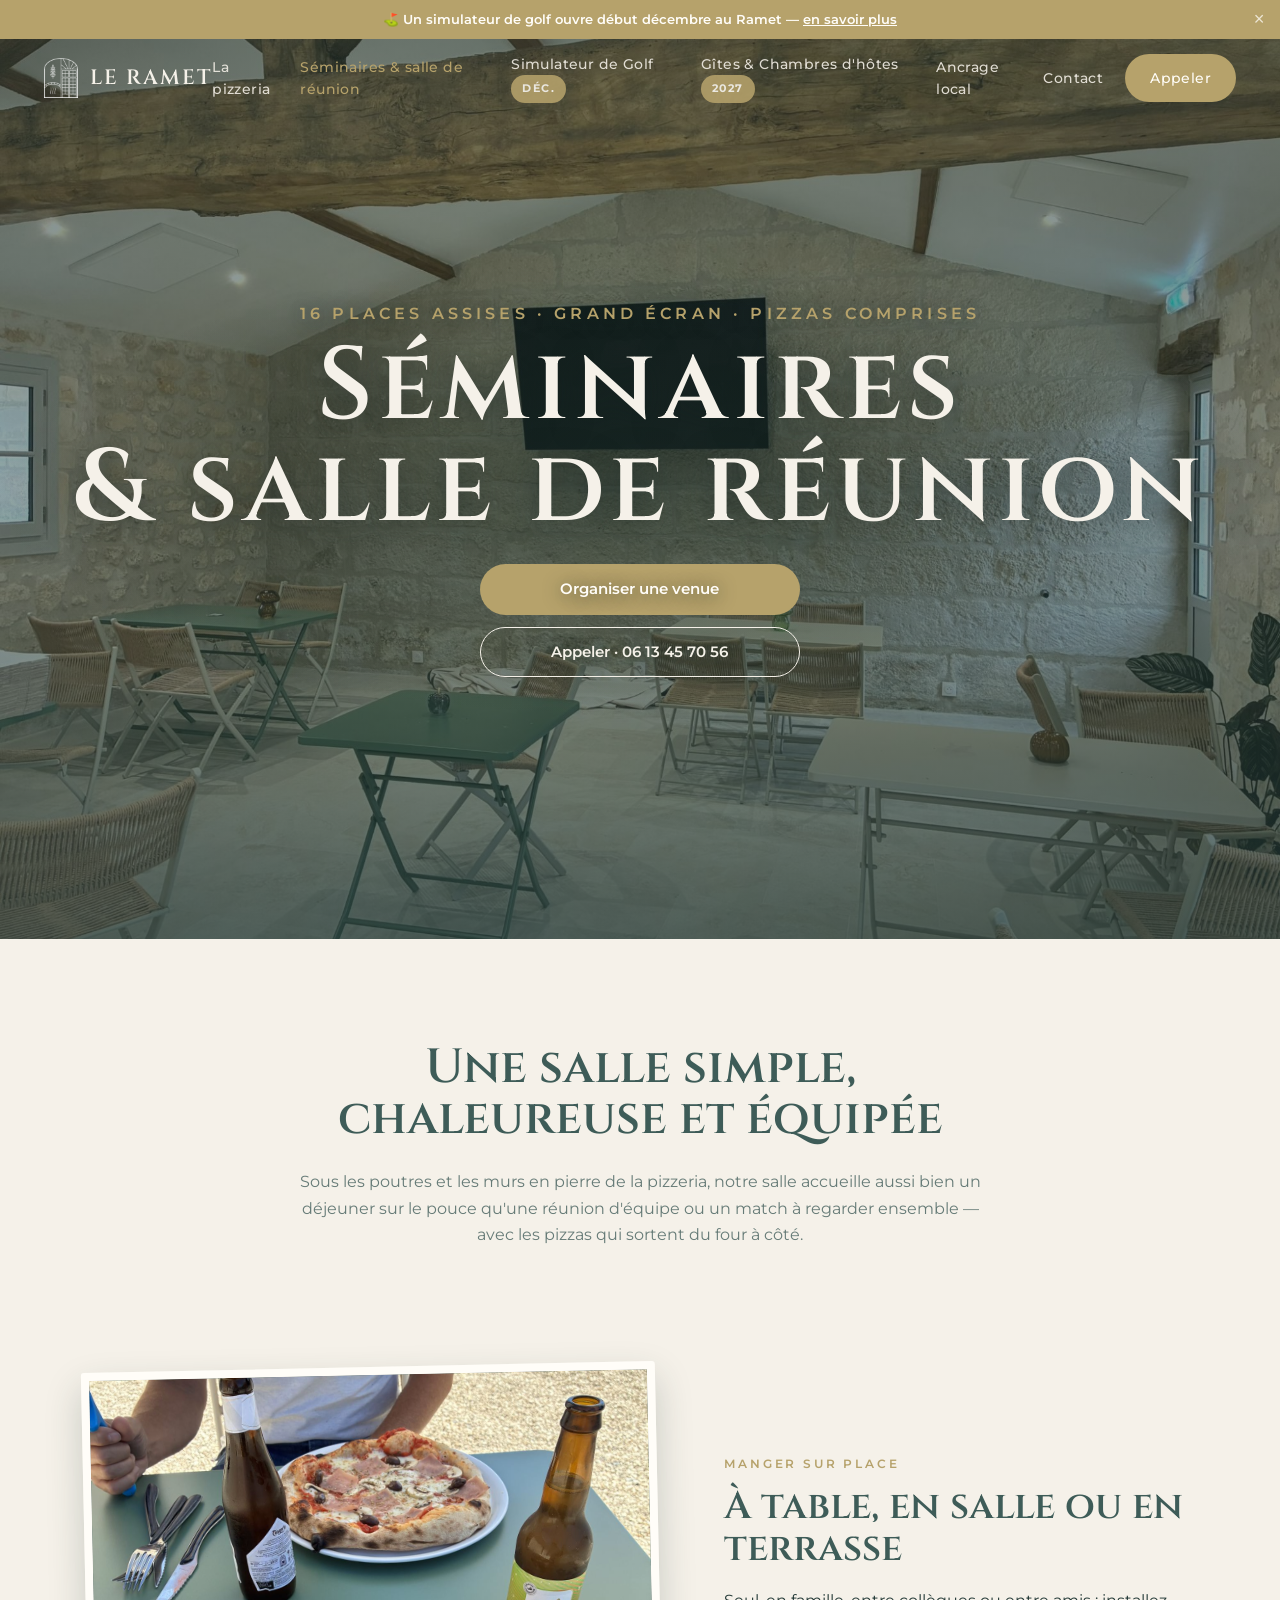
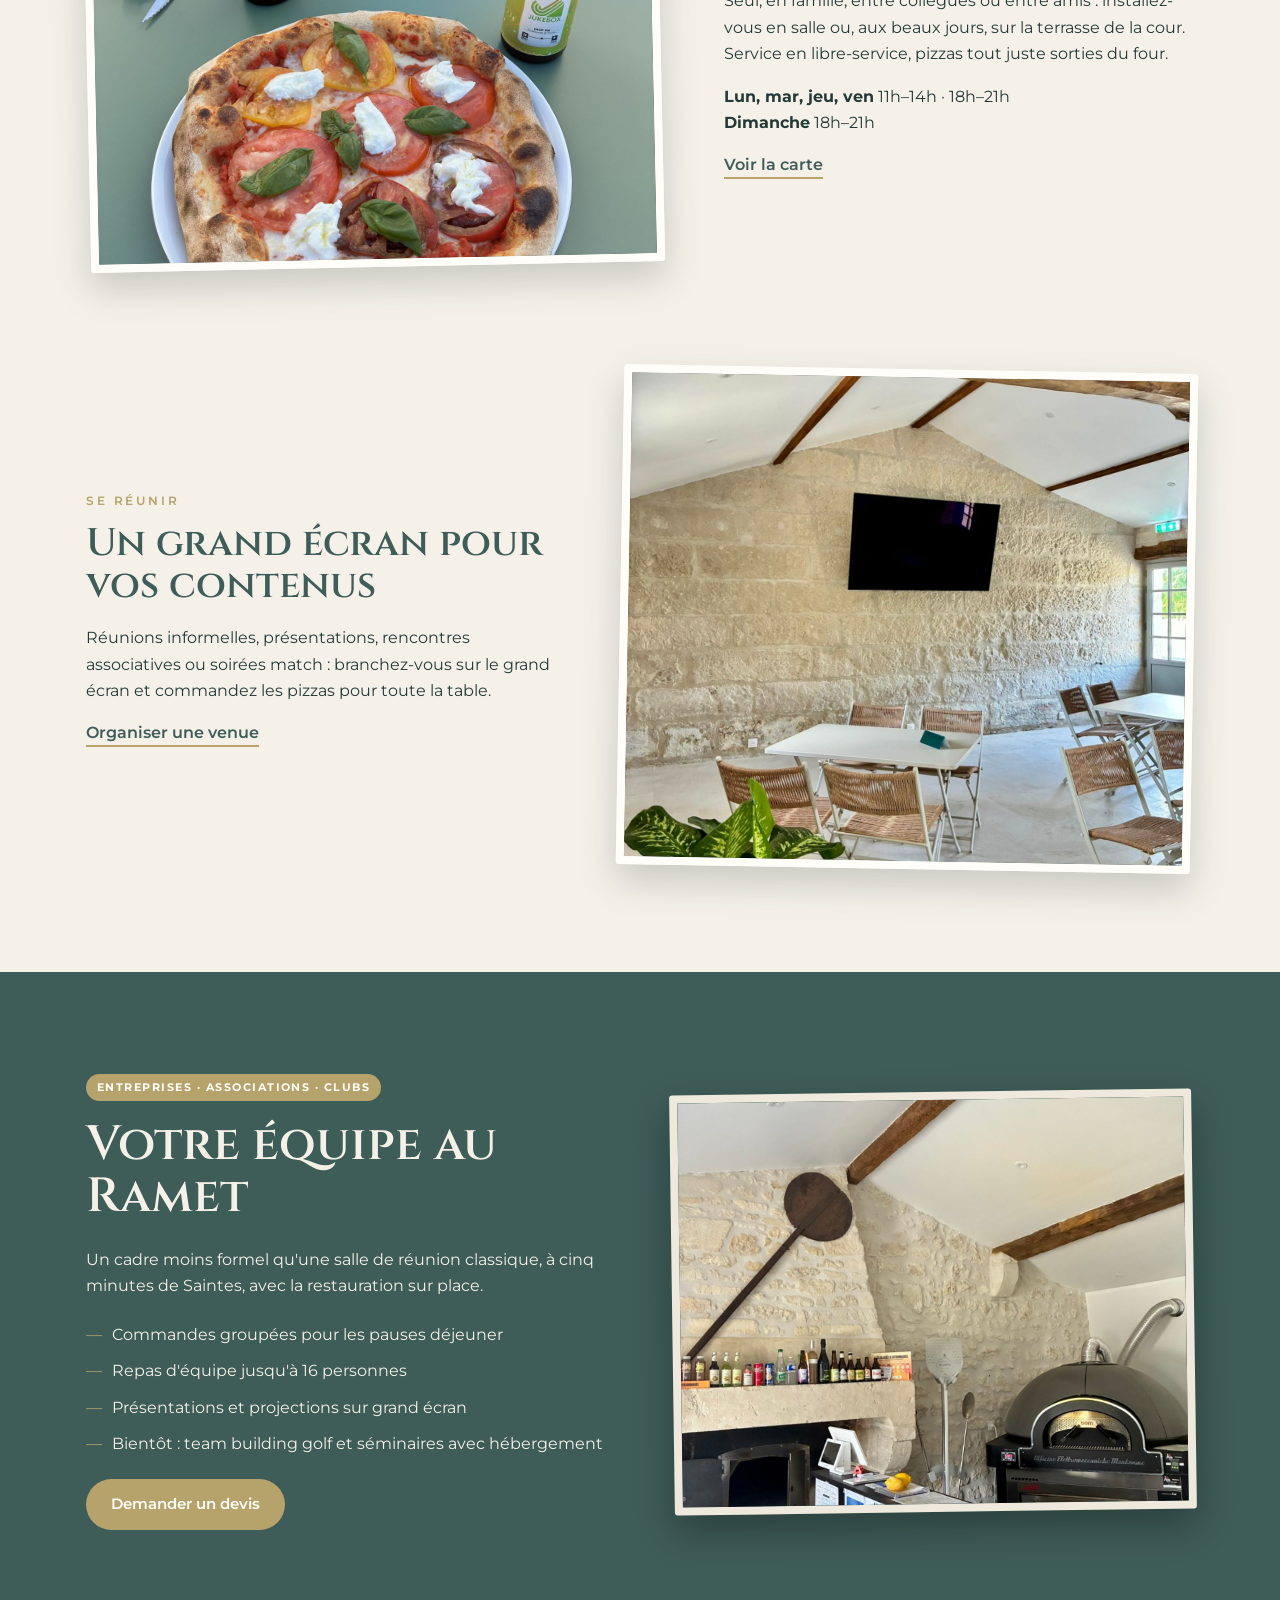
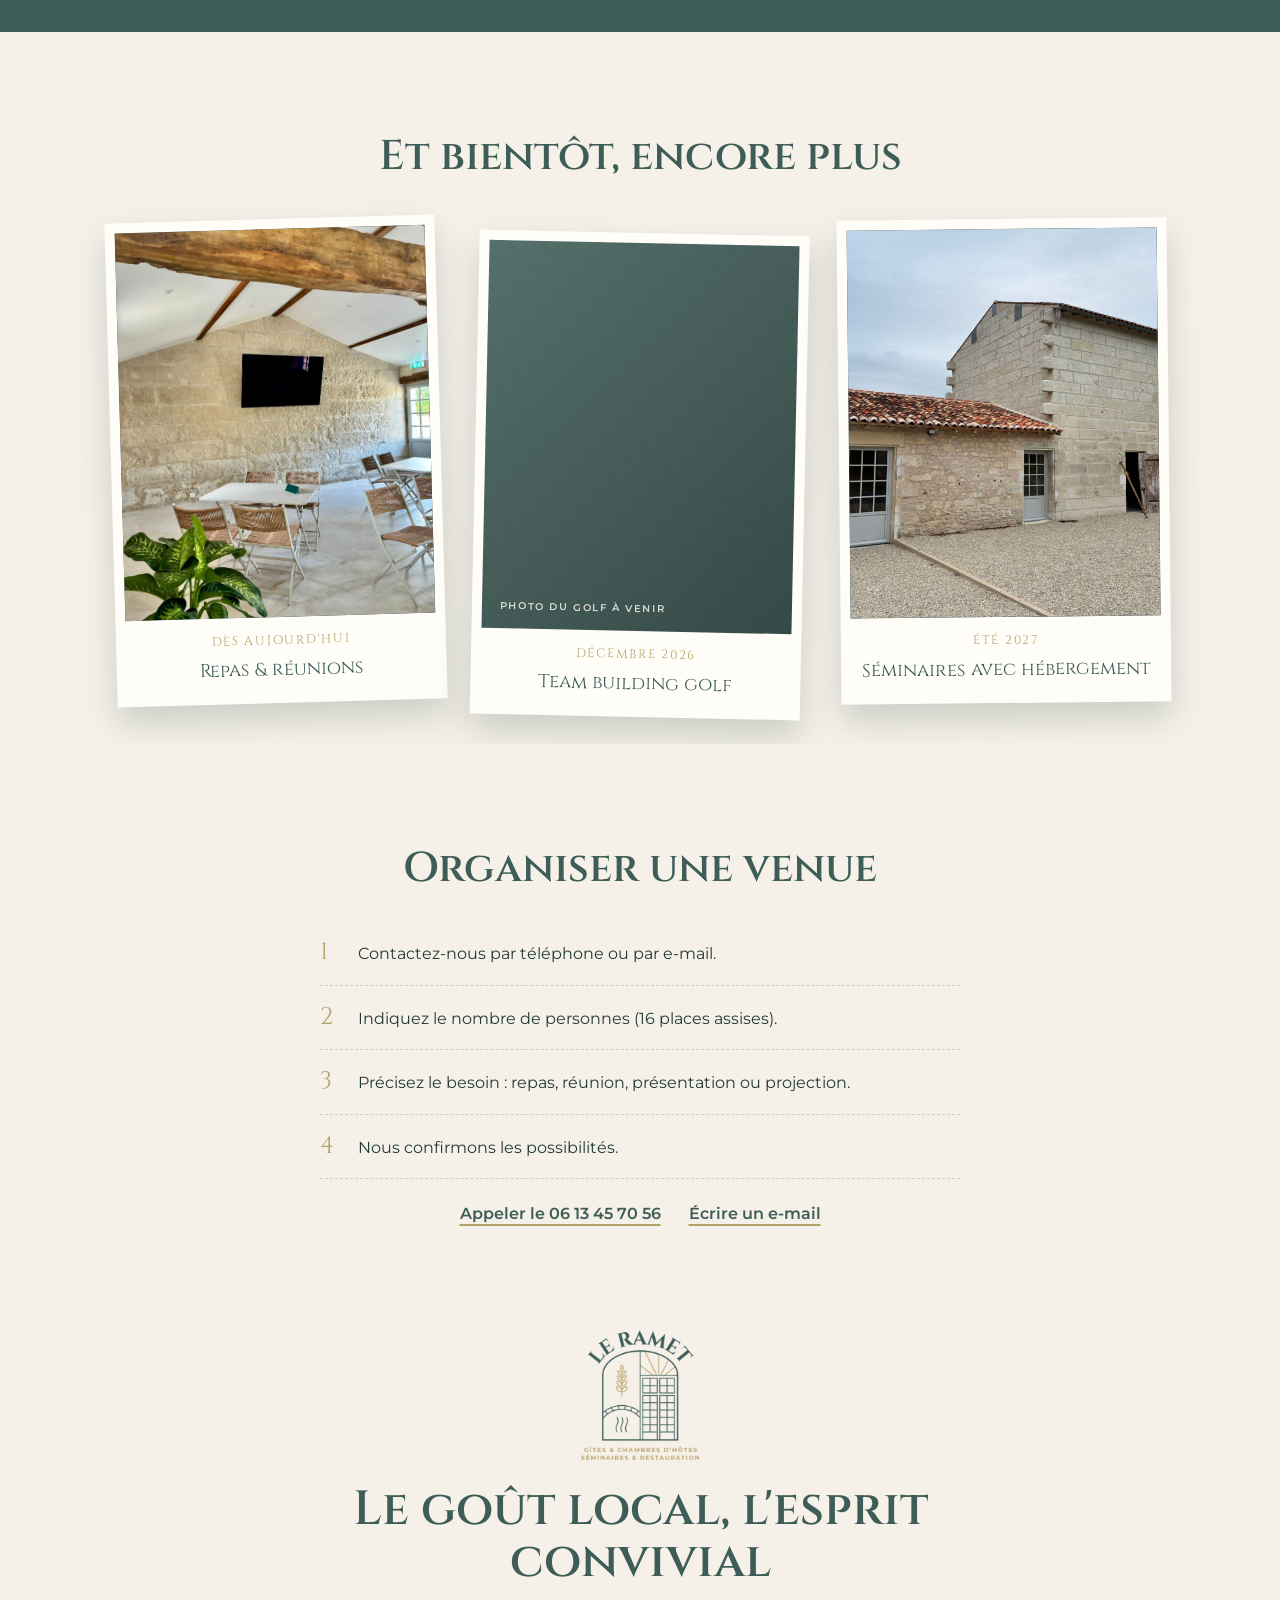
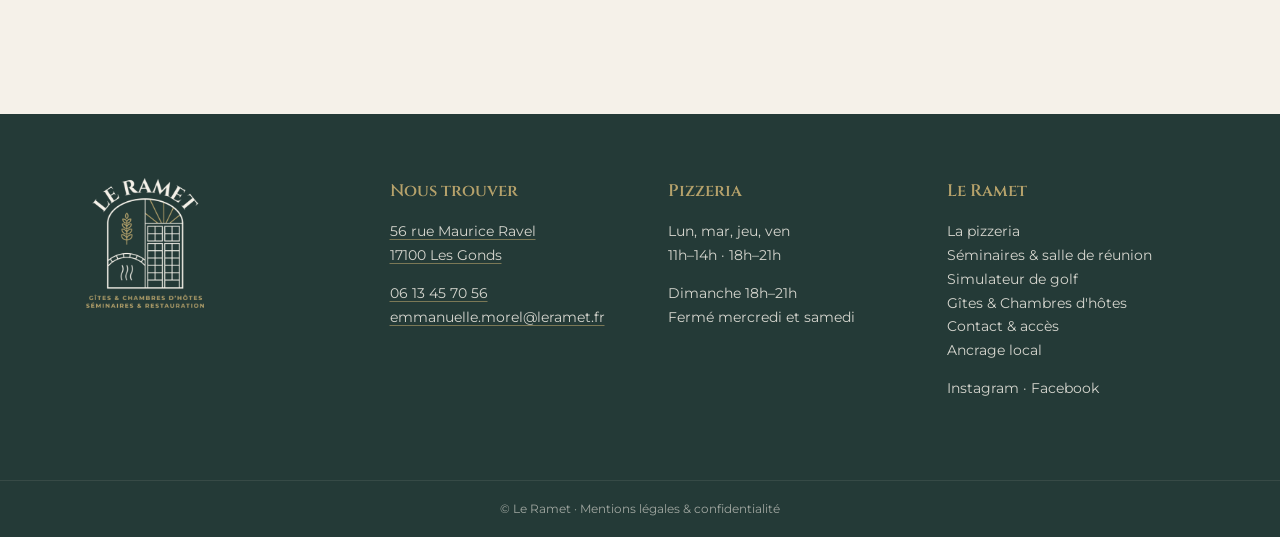
<file: sur-place-groupes.html>
<!doctype html><html lang="fr"><head>
<meta charset="utf-8"><meta name="viewport" content="width=device-width, initial-scale=1, viewport-fit=cover"><meta name="theme-color" content="#3E5C58">
<title>Séminaires & salle de réunion — Le Ramet</title><meta name="description" content="Séminaires et salle de réunion au Ramet (16 places, grand écran) : réunions, repas d'équipe et projections, pizzas comprises.">
<link rel="icon" href="assets/logo/icon-120.png"><link rel="stylesheet" href="assets/site.css?v=1793013883">
<script>document.documentElement.classList.add("js");try{if(localStorage.getItem("ramet-annonce-golf")==="fermee")document.documentElement.classList.add("announce-off")}catch(e){}</script>
</head><body class="home">
<div class="announce"><span>⛳ Un simulateur de golf ouvre début décembre au Ramet — <a href="golf.html">en savoir plus</a></span><button class="announce-close" aria-label="Fermer l'annonce">×</button></div>
<header class="site-header">
<a class="brand" href="index.html"><img src="assets/logo/icon-120.png" alt="">Le Ramet</a>
<button class="burger" aria-expanded="false" aria-controls="nav" aria-label="Menu"><span></span><span></span><span></span></button>
<nav class="main-nav" id="nav"><a href="la-carte.html">La pizzeria</a><a href="sur-place-groupes.html" class="active">Séminaires & salle de réunion</a><a href="golf.html">Simulateur de Golf <span class="badge">Déc.</span></a><a href="gites.html">Gîtes & Chambres d'hôtes <span class="badge">2027</span></a><a href="ancrage-local.html">Ancrage local</a><a href="contact.html">Contact</a><a class="btn btn-gold" href="tel:+33613457056">Appeler</a></nav>
</header>
<main>
<section class="hero"><div class="ph" data-label="Photo"><img src="img/salle-tables-vertes.jpg?v=1792683037" alt="La salle de la pizzeria, ses poutres et son grand écran" fetchpriority="high"></div>
<div class="inner"><p class="sub">16 places assises · grand écran · pizzas comprises</p><h1 class="hero-title">Séminaires<br>& salle de réunion</h1>
<div class="actions"><a class="btn btn-gold" href="#venue">Organiser une venue</a><a class="btn btn-outline" href="tel:+33613457056">Appeler · 06 13 45 70 56</a></div></div></section>

<section class="wrap center reveal"><h2>Une salle simple, chaleureuse et équipée</h2>
<p class="muted">Sous les poutres et les murs en pierre de la pizzeria, notre salle accueille aussi bien un déjeuner sur le pouce qu'une réunion d'équipe ou un match à regarder ensemble — avec les pizzas qui sortent du four à côté.</p></section>

<section class="wrap tight stack">
<article class="row reveal"><div class="ph" data-label="Photo"><img src="img/pizza-burrata-terrasse.jpg?v=1792683037" alt="Pizzas et boissons sur une table de la terrasse" loading="lazy"></div><div><p class="eyebrow">Manger sur place</p><h2>À table, en salle ou en terrasse</h2>
<p>Seul, en famille, entre collègues ou entre amis : installez-vous en salle ou, aux beaux jours, sur la terrasse de la cour. Service en libre-service, pizzas tout juste sorties du four.</p>
<p><strong>Lun, mar, jeu, ven</strong> 11h–14h · 18h–21h<br><strong>Dimanche</strong> 18h–21h</p><a class="more" href="la-carte.html">Voir la carte</a></div></article>
<article class="row flip reveal"><div class="ph" data-label="Photo"><img src="img/salle-grand-ecran.jpg?v=1792683037" alt="Le grand écran de la salle, les poutres et les murs en pierre" loading="lazy"></div><div><p class="eyebrow">Se réunir</p><h2>Un grand écran pour vos contenus</h2>
<p>Réunions informelles, présentations, rencontres associatives ou soirées match : branchez-vous sur le grand écran et commandez les pizzas pour toute la table.</p><a class="more" href="#venue">Organiser une venue</a></div></article>
</section>

<section class="band"><div class="wrap split reveal"><div><span class="badge">Entreprises · associations · clubs</span><h2 style="margin-top:18px">Votre équipe au Ramet</h2>
<p>Un cadre moins formel qu'une salle de réunion classique, à cinq minutes de Saintes, avec la restauration sur place.</p>
<ul class="ticks"><li>Commandes groupées pour les pauses déjeuner</li><li>Repas d'équipe jusqu'à 16 personnes</li><li>Présentations et projections sur grand écran</li><li>Bientôt : team building golf et séminaires avec hébergement</li></ul>
<a class="btn btn-gold" href="mailto:emmanuelle.morel@leramet.fr?subject=Demande%20pour%20un%20groupe%20au%20Ramet">Demander un devis</a></div><div class="ph" data-label="Photo"><img src="img/comptoir-four.jpg?v=1792683037" alt="Le comptoir de la pizzeria et le four" loading="lazy"></div></div></section>

<section class="wrap"><div class="g-head"><h2 class="g-title">Et bientôt, encore plus</h2>
<div class="car-nav"><button class="car-btn" data-dir="-1" aria-label="Précédent">‹</button><button class="car-btn" data-dir="1" aria-label="Suivant">›</button></div></div>
<div class="g-pola g-car" data-carousel tabindex="0" aria-label="Les prochaines possibilités, faites glisser">
<a href="la-carte.html"><div class="ph"><img src="img/salle-grand-ecran.jpg?v=1792683037" alt="La salle de la pizzeria" loading="lazy"></div><span class="when">Dès aujourd'hui</span><span class="nm">Repas & réunions</span></a>
<a href="golf.html"><div class="ph" data-label="Photo du golf à venir"></div><span class="when">Décembre 2026</span><span class="nm">Team building golf</span></a>
<a href="gites.html"><div class="ph"><img src="img/facade-batisse.jpg?v=1792683037" alt="La bâtisse du Ramet" loading="lazy"></div><span class="when">Été 2027</span><span class="nm">Séminaires avec hébergement</span></a>
</div></section>

<section class="wrap tight" id="venue"><div class="center" style="max-width:640px"><h2 class="sec-title">Organiser une venue</h2>
<ol class="num-steps" style="text-align:left"><li>Contactez-nous par téléphone ou par e-mail.</li><li>Indiquez le nombre de personnes (16 places assises).</li><li>Précisez le besoin : repas, réunion, présentation ou projection.</li><li>Nous confirmons les possibilités.</li></ol>
<div class="u-links c"><a href="tel:+33613457056">Appeler le 06 13 45 70 56</a><a href="mailto:emmanuelle.morel@leramet.fr?subject=Organiser%20une%20venue%20au%20Ramet">Écrire un e-mail</a></div></div></section>

<section class="wrap tight center reveal"><img src="assets/logo/logo-v-vert-520.png" alt="" style="height:130px;width:auto;margin:0 auto 24px">
<h2>Le goût local, l'esprit convivial</h2></section>

</main>
<footer class="site-footer"><div class="wrap">
<div><img src="assets/logo/logo-v-beige-520.png" alt="Le Ramet — gîtes, chambres d'hôtes, séminaires et restauration"></div>
<div><h4>Nous trouver</h4><p><a href="https://www.google.com/maps/search/?api=1&query=56+rue+Maurice+Ravel+17100+Les+Gonds" target="_blank" rel="noopener" class="addr-link">56 rue Maurice Ravel<br>17100 Les Gonds</a></p><p><a href="tel:+33613457056" class="addr-link">06 13 45 70 56</a><br><a href="mailto:emmanuelle.morel@leramet.fr" class="addr-link">emmanuelle.morel@leramet.fr</a></p></div>
<div><h4>Pizzeria</h4><p>Lun, mar, jeu, ven<br>11h–14h · 18h–21h</p><p>Dimanche 18h–21h<br>Fermé mercredi et samedi</p></div>
<div><h4>Le Ramet</h4><p><a href="la-carte.html">La pizzeria</a><br><a href="sur-place-groupes.html">Séminaires & salle de réunion</a><br><a href="golf.html">Simulateur de golf</a><br><a href="gites.html">Gîtes & Chambres d'hôtes</a><br><a href="contact.html">Contact & accès</a><br><a href="ancrage-local.html">Ancrage local</a></p>
<p><a href="https://www.instagram.com/domaine.du.ramet/" target="_blank" rel="noopener">Instagram</a> · <a href="https://www.facebook.com/profile.php?id=100063968103180" target="_blank" rel="noopener">Facebook</a></p></div>
</div><div class="legal">© Le Ramet · <a href="mentions-legales.html">Mentions légales & confidentialité</a></div></footer>
<nav class="mobile-bar" aria-label="Actions rapides"><a href="tel:+33613457056"><svg viewBox="0 0 24 24" aria-hidden="true"><path d="M6.6 10.8a15.1 15.1 0 0 0 6.6 6.6l2.2-2.2a1 1 0 0 1 1-.25 11.4 11.4 0 0 0 3.6.57 1 1 0 0 1 1 1V20a1 1 0 0 1-1 1A17 17 0 0 1 3 4a1 1 0 0 1 1-1h3.5a1 1 0 0 1 1 1c0 1.25.2 2.45.57 3.57a1 1 0 0 1-.25 1z"/></svg><span>Appeler</span></a><a href="la-carte.html"><svg viewBox="0 0 24 24" aria-hidden="true"><path d="M11 9H9V2H7v7H5V2H3v7c0 2.12 1.66 3.84 3.75 3.97V22h2.5v-9.03C11.34 12.84 13 11.12 13 9V2h-2v7zm5-3v8h2.5v8H21V2c-2.76 0-5 2.24-5 4z"/></svg><span>La carte</span></a><a href="https://www.google.com/maps/search/?api=1&query=56+rue+Maurice+Ravel+17100+Les+Gonds" target="_blank" rel="noopener"><svg viewBox="0 0 24 24" aria-hidden="true"><path d="M12 2a7 7 0 0 0-7 7c0 5.2 7 13 7 13s7-7.8 7-13a7 7 0 0 0-7-7zm0 9.5A2.5 2.5 0 1 1 12 6.5a2.5 2.5 0 0 1 0 5z"/></svg><span>Itinéraire</span></a></nav>
<script src="assets/site.js?v=1793013883"></script>
</body></html>
</file>
<file: assets/site.css>
@import url('https://fonts.googleapis.com/css2?family=Cinzel:wght@500;600;700&family=Montserrat:wght@300;400;500;600;700&display=swap');
/* Charte Le Ramet (couleurs et polices du site actuel) */
:root{--green:#3E5C58;--beige:#F5F1E9;--gold:#B6A26B;--ink:#243A37;--white:#FFFDF8;--muted:#667b77;--line:rgba(62,92,88,.22);--shadow:0 18px 50px rgba(36,58,55,.13);--radius:26px;--max:1180px;--head:"Cinzel",serif;--body:"Montserrat",sans-serif}
*{box-sizing:border-box}html{scroll-behavior:smooth}
body{margin:0;background:var(--beige);color:var(--ink);font-family:var(--body);line-height:1.65}
a{color:inherit}img{max-width:100%;display:block}
h1,h2,h3{font-family:var(--head);color:var(--green);line-height:1.08;margin:0 0 .5em;font-weight:600}
h2{font-size:clamp(1.9rem,4vw,3rem)}
.eyebrow{font-size:.74rem;letter-spacing:.24em;text-transform:uppercase;font-weight:600;color:var(--gold);margin:0 0 12px}
.muted{color:var(--muted)}
.btn{display:inline-flex;align-items:center;justify-content:center;gap:8px;min-height:48px;padding:12px 24px;border-radius:999px;text-decoration:none;font-weight:600;font-size:.92rem;border:1px solid transparent;transition:.2s ease;cursor:pointer;font-family:inherit}
.btn:hover{transform:translateY(-2px)}
.btn-gold{background:var(--gold);color:var(--white)}
.btn-green{background:var(--green);color:var(--beige)}
.btn-outline{border-color:currentColor;background:transparent}
.actions{display:flex;gap:12px;flex-wrap:wrap;margin-top:24px}
.badge{display:inline-block;background:var(--gold);color:var(--white);font-size:.66rem;font-weight:700;letter-spacing:.14em;text-transform:uppercase;padding:5px 11px;border-radius:999px;vertical-align:middle}
.wrap{max-width:var(--max);margin:0 auto;padding:clamp(56px,8vw,110px) clamp(16px,4vw,36px)}
.wrap.tight{padding-top:0}
.center{text-align:center;max-width:780px;margin-inline:auto}

/* En-tête */
.site-header{position:sticky;top:0;z-index:50;display:flex;align-items:center;justify-content:space-between;gap:20px;padding:14px clamp(16px,4vw,44px);background:rgba(62,92,88,.97);color:var(--beige);transition:background .3s,box-shadow .3s}
.home .site-header{position:fixed;left:0;right:0;background:transparent}
.home .site-header.solid,.site-header.open{background:rgba(62,92,88,.97);box-shadow:0 10px 30px rgba(0,0,0,.1)}
.brand{display:inline-flex;align-items:center;gap:12px;text-decoration:none;font-family:var(--head);font-weight:600;font-size:1.3rem;letter-spacing:.1em;text-transform:uppercase;white-space:nowrap;color:var(--beige)}
.brand img{height:40px;width:auto;filter:brightness(0) invert(1) opacity(.92)}
.main-nav{display:flex;gap:22px;align-items:center}
.main-nav a{text-decoration:none;font-size:.85rem;font-weight:500;letter-spacing:.03em;opacity:.88}
.main-nav a:hover,.main-nav a.active{opacity:1;color:var(--gold)}
.main-nav a.btn{opacity:1;color:var(--white)}
.main-nav a.btn:hover{color:var(--white)}
.burger{display:none;background:none;border:1px solid rgba(245,241,233,.5);color:var(--beige);border-radius:999px;padding:8px 16px;font:inherit;cursor:pointer}

/* Bandeau d'annonce */
.announce{background:var(--gold);color:var(--white);text-align:center;font-size:.8rem;font-weight:600;padding:9px 16px}
.home .announce{position:relative;z-index:51}
.announce a{text-decoration:underline}

/* Photos */
.ph{position:relative;overflow:hidden;background:linear-gradient(135deg,rgba(62,92,88,.88),rgba(36,58,55,.92)),repeating-linear-gradient(45deg,rgba(182,162,107,.25) 0 2px,transparent 2px 22px);color:rgba(245,241,233,.85);display:flex;align-items:flex-end;min-height:220px;border-radius:var(--radius)}
.ph::after{content:attr(data-label);font-size:.72rem;letter-spacing:.16em;text-transform:uppercase;padding:14px 18px;font-weight:600}
.ph img{position:absolute;inset:0;width:100%;height:100%;object-fit:cover}
.ph:has(img)::after{display:none}

/* Accueil : grand visuel */
.hero{position:relative;height:100svh;min-height:600px;display:grid;place-items:center;text-align:center;color:var(--beige)}
.hero .ph{position:absolute;inset:0;border-radius:0}
.hero .ph img{object-position:center 70%}
.hero .ph::before{content:"";position:absolute;inset:0;background:linear-gradient(180deg,rgba(36,58,55,.6),rgba(36,58,55,.45) 50%,rgba(36,58,55,.78));z-index:1}
.hero .inner{position:relative;z-index:2;padding:0 16px;text-shadow:0 2px 18px rgba(20,35,33,.7)}
.hero h1{color:var(--beige);font-size:clamp(3rem,11vw,8rem);letter-spacing:.04em;margin:0}
.hero .sub{font-size:clamp(.78rem,1.6vw,1rem);letter-spacing:.26em;text-transform:uppercase;color:var(--gold);font-weight:600;margin:0 0 8px}
.hero .actions{justify-content:center}
.hero .scroll{position:absolute;bottom:28px;left:50%;transform:translateX(-50%);z-index:2;font-size:.7rem;letter-spacing:.3em;text-transform:uppercase;opacity:.85;text-decoration:none}

/* Pages intérieures : bandeau titre */
.page-hero{position:relative;color:var(--beige);background:var(--green);overflow:hidden}
.page-hero .ph{position:absolute;inset:0;border-radius:0;min-height:0}
.page-hero .ph::after{display:none}
.page-hero .ph::before{content:"";position:absolute;inset:0;background:linear-gradient(90deg,rgba(36,58,55,.92),rgba(36,58,55,.5));z-index:1}
.page-hero .c{position:relative;z-index:2;max-width:var(--max);margin:0 auto;padding:clamp(70px,11vw,140px) clamp(16px,4vw,36px) clamp(48px,7vw,90px)}
.page-hero h1{color:var(--beige);font-size:clamp(2.4rem,6vw,4.6rem);max-width:820px;margin:10px 0 14px}
.page-hero p{max-width:620px;font-size:1.08rem;opacity:.9;margin:0}

/* Lignes photo + texte */
.row{display:grid;grid-template-columns:1.1fr .9fr;gap:clamp(24px,5vw,72px);align-items:center}
.row.flip{grid-template-columns:.9fr 1.1fr}.row.flip .ph{order:2}
.row .ph{min-height:clamp(300px,40vw,500px)}
.row h2,.row h3{font-size:clamp(1.7rem,3vw,2.5rem)}
.more{color:var(--green);font-weight:600;text-decoration:none;border-bottom:2px solid var(--gold);padding-bottom:3px}
.stack{display:grid;gap:clamp(56px,8vw,110px)}

/* Cartes */
.cards{display:grid;grid-template-columns:repeat(3,1fr);gap:16px;margin-top:32px}
.card{background:var(--white);border:1px solid var(--line);border-radius:22px;padding:28px}
.card h3{font-size:1.2rem}.card p{color:var(--muted);font-size:.93rem;margin:0}
.card .num{font-family:var(--head);font-size:2rem;color:var(--gold);line-height:1;margin-bottom:10px}

/* Frise "Le Ramet grandit" */
.road{display:grid;grid-template-columns:repeat(3,1fr);gap:14px;margin-top:28px}
.step{border-radius:22px;padding:28px;border:1px solid var(--line);background:var(--white)}
.step .when{display:block;font-size:.72rem;letter-spacing:.2em;text-transform:uppercase;font-weight:700;color:var(--gold);margin-bottom:10px}
.step h3{font-size:1.3rem}.step p{margin:0 0 10px;color:var(--muted);font-size:.93rem}
.step a{color:var(--green);font-weight:600;font-size:.88rem}
.step.now{background:var(--green);border-color:var(--green)}.step.now h3{color:var(--beige)}.step.now p{color:rgba(245,241,233,.85)}.step.now a{color:var(--gold)}

/* Bandeau vert */
.band{background:var(--green);color:var(--beige)}
.band h2,.band h3{color:var(--beige)}
.band .split{display:grid;grid-template-columns:1fr 1fr;gap:clamp(24px,5vw,72px);align-items:center}
.band .ph{min-height:420px}
.ticks{list-style:none;padding:0;margin:22px 0;display:grid;gap:10px}
.ticks li::before{content:"—";color:var(--gold);margin-right:10px}

/* Galerie en carrousel coulissant : photos entières, même hauteur, on fait glisser de droite à gauche */
.gallery-head{display:flex;align-items:flex-end;justify-content:space-between;gap:16px}
.gallery-head h2{margin:0}
.car-nav{display:flex;gap:10px}
.car-btn{width:48px;height:48px;border-radius:50%;border:1px solid var(--line);background:var(--white);color:var(--green);font-size:1.6rem;line-height:1;cursor:pointer;display:grid;place-items:center;box-shadow:var(--shadow);transition:background .2s,color .2s,opacity .2s}
.car-btn:hover{background:var(--green);color:var(--beige)}
.car-btn:disabled{opacity:.35;cursor:default;background:var(--white);color:var(--green)}
.carousel{display:flex;gap:18px;overflow-x:auto;scroll-snap-type:x mandatory;scroll-behavior:smooth;overscroll-behavior-x:contain;margin:28px calc(-1 * clamp(16px,4vw,36px)) 0;padding:6px clamp(16px,4vw,36px) 28px;scrollbar-width:none;cursor:grab}
.carousel::-webkit-scrollbar{display:none}
.carousel.dragging{cursor:grabbing;scroll-snap-type:none;scroll-behavior:auto}
.carousel a{flex:none;height:clamp(300px,52vh,520px);border-radius:18px;overflow:hidden;scroll-snap-align:center;box-shadow:0 18px 40px rgba(36,58,55,.18);transition:transform .35s ease,box-shadow .35s ease;cursor:zoom-in}
.carousel.dragging a{cursor:grabbing}
.carousel a:hover{transform:translateY(-6px);box-shadow:0 26px 50px rgba(36,58,55,.24)}
.carousel img{height:100%;width:auto;display:block;user-select:none;-webkit-user-drag:none;pointer-events:none}
.carousel a:focus-visible{outline:3px solid var(--gold);outline-offset:3px}
@media(max-width:760px){.carousel a{height:min(62vh,420px);scroll-snap-align:center}.car-nav{display:none}}

/* Visionneuse plein écran (carrousel) */
.lightbox{position:fixed;inset:0;z-index:100;background:rgba(20,32,30,.96);display:none;align-items:center;justify-content:center;touch-action:pan-y}
.lightbox.open{display:flex}
.lightbox figure{margin:0;max-width:min(92vw,1400px);display:flex;flex-direction:column;align-items:center;gap:14px}
.lightbox img{max-width:100%;max-height:82vh;width:auto;height:auto;border-radius:10px;box-shadow:0 30px 80px rgba(0,0,0,.4)}
.lightbox figcaption{color:var(--beige);font-size:.9rem;text-align:center}
.lightbox figcaption span{color:var(--gold);margin-left:10px;font-weight:600}
.lb-btn{position:absolute;background:rgba(245,241,233,.12);color:var(--beige);border:1px solid rgba(245,241,233,.3);width:52px;height:52px;border-radius:50%;font-size:1.4rem;cursor:pointer;display:grid;place-items:center}
.lb-btn:hover{background:var(--gold);border-color:var(--gold)}
.lb-prev{left:clamp(8px,3vw,32px);top:50%;transform:translateY(-50%)}
.lb-next{right:clamp(8px,3vw,32px);top:50%;transform:translateY(-50%)}
.lb-close{top:18px;right:18px;font-size:1.6rem}
@media(max-width:760px){.lb-prev,.lb-next{top:auto;bottom:22px;transform:none}}

/* La carte */
.menu-nav{position:sticky;top:68px;z-index:20;background:var(--beige);border-bottom:1px solid var(--line)}
.menu-nav .in{max-width:var(--max);margin:0 auto;padding:12px clamp(16px,4vw,36px);display:flex;gap:8px;overflow-x:auto}
.menu-nav a{flex:none;text-decoration:none;font-weight:600;font-size:.85rem;padding:9px 16px;border-radius:999px;border:1px solid var(--line);color:var(--green)}
.menu-nav a.on{background:var(--green);color:var(--beige);border-color:var(--green)}
.menu-sec{scroll-margin-top:140px}
.menu-sec+.menu-sec{margin-top:64px}
.menu-grid{display:grid;grid-template-columns:repeat(2,1fr);gap:16px;margin-top:24px}
.dish{display:grid;grid-template-columns:110px 1fr;gap:18px;align-items:center;background:var(--white);border:1px solid var(--line);border-radius:22px;padding:14px}
.dish.noimg{grid-template-columns:1fr;padding:22px 24px}
.dish .ph{min-height:110px;height:110px;border-radius:16px}
.dish .ph::after{display:none}
.dish h3{font-size:1.15rem;margin:0 0 4px;display:flex;justify-content:space-between;gap:12px}
.dish h3 span{font-family:var(--body);font-weight:700;color:var(--gold);font-size:1rem;white-space:nowrap}
.dish p{margin:0;color:var(--muted);font-size:.88rem}
.tag{display:inline-block;font-size:.66rem;font-weight:700;letter-spacing:.1em;text-transform:uppercase;color:var(--green);border:1px solid var(--line);border-radius:999px;padding:2px 8px;margin-top:6px}
.drinks{display:grid;gap:0;margin-top:24px;background:var(--white);border:1px solid var(--line);border-radius:22px;padding:8px 24px}
.drinks div{display:flex;justify-content:space-between;gap:16px;padding:14px 0;border-bottom:1px dashed var(--line);font-size:.93rem}
.drinks div:last-child{border-bottom:0}
.drinks b{color:var(--gold);white-space:nowrap}
.note{background:var(--white);border-left:4px solid var(--gold);border-radius:12px;padding:18px 22px;color:var(--muted);font-size:.9rem;margin-top:24px}

/* Horaires / infos */
.info{display:grid;grid-template-columns:repeat(3,1fr);gap:16px}
.hours{width:100%;border-collapse:collapse;background:var(--white);border-radius:22px;overflow:hidden;border:1px solid var(--line)}
.hours th,.hours td{padding:13px 18px;text-align:left;border-bottom:1px solid var(--line);font-size:.93rem}
.hours th{font-family:var(--head);color:var(--green);font-weight:600}
.hours tr.closed td{color:var(--muted)}
.hours tr.today{background:rgba(182,162,107,.14)}
.map{border:0;width:100%;height:100%;min-height:380px;border-radius:var(--radius)}

/* Golf */
.count{display:flex;gap:10px;margin:24px 0}
.count div{border:1px solid rgba(245,241,233,.35);border-radius:16px;padding:12px 16px;text-align:center;min-width:80px}
.count b{display:block;font-family:var(--head);font-size:2rem;line-height:1;color:var(--gold)}
.count small{font-size:.66rem;letter-spacing:.16em;text-transform:uppercase}
.plans{display:grid;grid-template-columns:repeat(3,1fr);gap:16px;margin-top:36px}
.plan{border:1px solid rgba(245,241,233,.25);border-radius:var(--radius);padding:30px;display:flex;flex-direction:column}
.plan.hl{background:var(--beige);color:var(--ink)}.plan.hl h3{color:var(--green)}
.plan h3{font-size:1.4rem}
.price{font-family:var(--head);font-size:2rem;color:var(--gold);margin:6px 0 14px}
.plan ul{padding-left:18px;margin:0 0 24px;flex:1;font-size:.93rem}
.steps{counter-reset:s;list-style:none;padding:0;display:grid;gap:14px}
.steps li{counter-increment:s;display:flex;gap:16px;align-items:flex-start}
.steps li::before{content:counter(s);flex:0 0 36px;height:36px;border-radius:50%;background:var(--gold);color:var(--white);display:grid;place-items:center;font-weight:700}
details{background:var(--white);border:1px solid var(--line);border-radius:18px;padding:18px 22px;margin-bottom:10px}
summary{cursor:pointer;font-weight:600;color:var(--green)}
details p{color:var(--muted);margin:10px 0 0}

/* Formulaire "me prévenir" */
.notify{background:var(--ink);color:var(--beige);border-radius:var(--radius);padding:clamp(28px,5vw,56px);text-align:center}
.notify h2{color:var(--beige)}
.notify form{display:flex;gap:8px;justify-content:center;flex-wrap:wrap;margin-top:20px}
.notify input{min-width:260px;min-height:48px;border-radius:999px;border:1px solid rgba(245,241,233,.3);background:transparent;color:var(--beige);padding:0 20px;font:inherit}
.notify input::placeholder{color:rgba(245,241,233,.6)}

/* Texte long (mentions) */
.prose{max-width:820px;margin:0 auto}
.prose h2{font-size:1.5rem;margin-top:40px}
.prose p{color:var(--muted)}

/* Pied de page */
.site-footer{background:var(--ink);color:rgba(245,241,233,.85)}
.site-footer .wrap{display:grid;grid-template-columns:1.1fr 1fr 1fr 1fr;gap:32px;padding-block:64px;font-size:.9rem}
.site-footer h4{font-family:var(--head);color:var(--gold);margin:0 0 10px;font-weight:600;font-size:1.05rem}
.site-footer img{height:130px;width:auto}
.site-footer a{text-decoration:none}.site-footer a:hover{color:var(--gold)}
.site-footer .legal{border-top:1px solid rgba(245,241,233,.12);text-align:center;font-size:.78rem;padding:18px;opacity:.7}

.reveal{transition:transform .6s ease}
.js .reveal{transform:translateY(14px)}.js .reveal.in{transform:none}

.mobile-bar{display:none}
@media(max-width:1180px){
  .main-nav{display:none;position:absolute;top:100%;left:0;right:0;flex-direction:column;align-items:flex-start;background:var(--green);padding:20px clamp(16px,4vw,44px) 28px;gap:16px}
  .main-nav.open{display:flex}.burger{display:block}
  .main-nav a{font-size:1rem}
}
@media(max-width:860px){
  .row,.row.flip,.band .split,.cards,.road,.info,.plans,.menu-grid{grid-template-columns:1fr}
  .row.flip .ph{order:0}
  .site-footer .wrap{grid-template-columns:1fr 1fr}
  .menu-nav{top:68px}
}
@media(max-width:760px){
  /* actions rapides : petite pilule flottante, discrète */
  .mobile-bar{display:flex;gap:4px;position:fixed;left:50%;bottom:calc(14px + env(safe-area-inset-bottom));z-index:60;padding:6px;border-radius:999px;background:rgba(36,58,55,.82);-webkit-backdrop-filter:blur(14px) saturate(1.2);backdrop-filter:blur(14px) saturate(1.2);border:1px solid rgba(245,241,233,.16);box-shadow:0 12px 30px rgba(20,35,33,.28);transform:translate(-50%,0);transition:transform .35s ease,opacity .35s ease}
  .mobile-bar a{display:flex;align-items:center;gap:7px;color:var(--beige);text-decoration:none;padding:10px 14px;border-radius:999px;font-size:.8rem;font-weight:600;white-space:nowrap}
  /* trois boutons identiques : icônes dorées, fin séparateur, surbrillance seulement au toucher */
  .mobile-bar a{position:relative;transition:background .2s}
  .mobile-bar a+a::before{content:"";position:absolute;left:-2px;top:28%;bottom:28%;width:1px;background:rgba(245,241,233,.18)}
  .mobile-bar svg{color:var(--gold)}
  .mobile-bar a:active,.mobile-bar a:focus-visible{background:rgba(245,241,233,.12)}
  .mobile-bar svg{width:16px;height:16px;fill:currentColor;flex:none}
  .mobile-bar.hide{transform:translate(-50%,140%);opacity:0;pointer-events:none}
  .dish{grid-template-columns:84px 1fr}.dish .ph{height:84px;min-height:84px}
}


/* Accueil sur écran vertical (téléphone) : la pizza, en bas de la photo, reste entière ; texte dans le haut */
@media(orientation:portrait){
  .home .hero{height:calc(100svh - var(--ann,38px));min-height:520px;place-items:start center}
  .hero .ph img{object-position:45% 100%}
  .hero .ph::before{background:linear-gradient(180deg,rgba(36,58,55,.75),rgba(36,58,55,.35) 45%,rgba(36,58,55,.05) 75%)}
  .hero .inner{padding-top:clamp(96px,14vh,170px)}
  .hero .scroll{display:none}
}
/* téléphone : on retire la hauteur réelle du bandeau (0 une fois fermé) */
@media(orientation:portrait) and (max-width:760px){.home .hero{height:calc(100svh - var(--ann,60px))}}

/* La carte v2 : nouveautés, boissons, allergènes, menu imprimé */
.tag.new{background:var(--gold);color:var(--white);border-color:var(--gold)}
.dish a.ph{cursor:zoom-in}
.drinks-grid{display:grid;grid-template-columns:repeat(3,1fr);gap:16px;margin-top:24px;align-items:start}
.drinks-title{font-size:1.2rem;margin:0 0 -12px}
.drinks-grid .drinks{margin-top:0}
.drinks-grid>h3:nth-of-type(1){grid-column:1;grid-row:1}.drinks-grid>.drinks:nth-of-type(1){grid-column:1;grid-row:2}
.drinks-grid>h3:nth-of-type(2){grid-column:2;grid-row:1}.drinks-grid>.drinks:nth-of-type(2){grid-column:2;grid-row:2}
.drinks-grid>h3:nth-of-type(3){grid-column:3;grid-row:1}.drinks-grid>.drinks:nth-of-type(3){grid-column:3;grid-row:2}
.table-scroll{overflow-x:auto;margin-top:20px;border-radius:18px;border:1px solid var(--line)}
.allergens{width:100%;border-collapse:collapse;background:var(--white);font-size:.9rem;min-width:640px}
.allergens th{background:var(--green);color:var(--beige);font-family:var(--head);font-weight:600;padding:12px 14px;text-align:center}
.allergens th:first-child,.allergens td:first-child{text-align:left}
.allergens td{padding:11px 14px;border-top:1px solid var(--line);text-align:center;color:var(--ink)}
.allergens td:first-child{font-family:var(--head);color:var(--gold);font-weight:600;white-space:nowrap}
.allergens tbody tr:nth-child(even){background:rgba(62,92,88,.04)}
.menu-sheets{display:grid;grid-template-columns:1fr 1fr;gap:16px;margin-top:24px}
.sheet{display:block;border-radius:18px;overflow:hidden;border:1px solid var(--line);box-shadow:var(--shadow);cursor:zoom-in;background:var(--white)}
.sheet img{width:100%;height:auto;transition:transform .5s ease}
.sheet:hover img{transform:scale(1.02)}
@media(max-width:860px){
  .drinks-grid{grid-template-columns:1fr}
  .drinks-grid>*{grid-column:1!important;grid-row:auto!important}
  .drinks-title{margin:12px 0 -8px}
  .menu-sheets{grid-template-columns:1fr}
}

/* Accueil : logo complet du Ramet à la place du titre texte */
.hero .hero-logo{margin:6px 0 22px;line-height:0}
/* voile sombre derrière le logo pour que la ligne dorée reste lisible sur la photo */
.hero .inner::before{content:"";position:absolute;inset:-40px -60px;z-index:-1;background:radial-gradient(closest-side,rgba(28,45,42,.62),rgba(28,45,42,0))}
.hero-logo img{width:min(390px,62vw);height:auto;margin:0 auto;filter:drop-shadow(0 2px 6px rgba(20,35,33,.8)) drop-shadow(0 6px 24px rgba(20,35,33,.6))}
@media(orientation:portrait){.hero-logo img{width:min(265px,64vw)}}
@media(orientation:landscape) and (max-height:760px){.hero-logo img{width:min(300px,54vw)}}
/* le voile du logo ne doit pas élargir la page sur mobile */
.hero{overflow:hidden}
/* Pizzeria : cadrer le comptoir, les bouteilles et le four plutôt que le plafond */
.page-hero .ph img[src*="comptoir-four"]{object-position:center 72%}
/* tous les bandeaux photo grandissent avec la largeur de l'écran : les photos verticales restent lisibles partout */
.page-hero:has(img){min-height:clamp(420px,46vw,760px);display:flex;align-items:flex-end}
.page-hero:has(img) .c{width:100%}
/* point d'intérêt de chaque photo de bandeau (hauteur en %) */
.page-hero .ph img[src*="terrasse-cour-domaine"]{object-position:center 42%}
.page-hero .ph img[src*="preparation"]{object-position:center 58%}

/* Bouton menu mobile : icône trois traits, qui devient une croix une fois ouvert */
.burger{width:46px;height:46px;padding:0;border-radius:50%;position:relative}
.burger span{position:absolute;left:13px;right:13px;height:2px;border-radius:2px;background:currentColor;transition:transform .25s ease,opacity .2s ease}
.burger span:nth-child(1){top:15px}.burger span:nth-child(2){top:22px}.burger span:nth-child(3){top:29px}
.burger[aria-expanded="true"] span:nth-child(1){transform:translateY(7px) rotate(45deg)}
.burger[aria-expanded="true"] span:nth-child(2){opacity:0}
.burger[aria-expanded="true"] span:nth-child(3){transform:translateY(-7px) rotate(-45deg)}
/* Accueil, bloc pizzeria : moins de plafond, plus de four et de geste */
.row .ph img[src*="enfournement"]{object-position:center 72%}
/* Salle : garder l'écran et les tables dans le cadre */
.ph img[src*="salle-tables-vertes"]{object-position:center 60%}

/* Accueil, écran réduit : le texte d'abord, la photo en dessous */
@media(max-width:860px){
  .home .row .ph,.home .row.flip .ph{order:2}
}

/* Bandeau d'annonce : petite croix pour le fermer (mémorisé sur l'appareil) */
.announce{position:relative;padding-left:40px;padding-right:40px}
.announce-close{position:absolute;top:50%;right:8px;transform:translateY(-50%);width:26px;height:26px;border:0;border-radius:50%;background:transparent;color:var(--white);font-size:1.15rem;line-height:1;cursor:pointer;opacity:.75;display:grid;place-items:center;padding:0}
.announce-close:hover,.announce-close:focus-visible{opacity:1;background:rgba(255,253,248,.18)}
.announce-off .announce{display:none}

.announce-off{--ann:0px}

/* Nos avis : note Google + avis choisis */
.rating-card{display:flex;align-items:center;justify-content:center;gap:24px 32px;flex-wrap:wrap;margin:28px auto 0;max-width:820px;background:var(--white);border:1px solid var(--line);border-radius:var(--radius);padding:28px 32px;box-shadow:var(--shadow)}
.rating-score{font-family:var(--head);font-size:clamp(3.2rem,8vw,4.4rem);line-height:1;color:var(--green);font-weight:600}
.stars,.review-stars{color:var(--gold);letter-spacing:.12em;font-size:1.5rem;line-height:1}
.rating-card p{margin:6px 0 0;color:var(--muted)}
.rating-card p strong{color:var(--ink)}
.rating-actions{display:flex;gap:10px;flex-wrap:wrap}
.reviews{display:grid;grid-template-columns:repeat(3,1fr);gap:16px;margin-top:24px}
.review{margin:0;background:var(--white);border:1px solid var(--line);border-radius:22px;padding:26px;display:flex;flex-direction:column;gap:14px}
.review-stars{font-size:1rem}
.review blockquote{margin:0;flex:1;color:var(--ink);font-size:.95rem;line-height:1.6}
.review figcaption{display:flex;align-items:center;gap:10px;font-weight:600;color:var(--green);font-size:.9rem}
.review figcaption small{display:block;font-weight:400;color:var(--muted);font-size:.78rem;margin-left:auto}
.avatar{width:36px;height:36px;border-radius:50%;background:var(--green);color:var(--beige);display:grid;place-items:center;font-family:var(--head);font-size:1rem;flex:none}
@media(max-width:860px){.reviews{grid-template-columns:1fr}.rating-card{text-align:center;flex-direction:column}.rating-actions{justify-content:center}}
.site-footer .addr-link{text-decoration:underline;text-decoration-color:rgba(182,162,107,.6);text-underline-offset:3px}

/* iPhone : la zone tout en haut (heure, batterie) et le rebond de défilement prennent le vert du site au lieu du beige */
html{background:var(--green)}
body{background:var(--green)}
main{background:var(--beige)}
.site-footer{padding-bottom:calc(env(safe-area-inset-bottom) + 72px)}
@media(min-width:761px){.site-footer{padding-bottom:0}}
/* Accueil : bouton Itinéraire sous les deux autres */
.hero .hero-way svg{width:16px;height:16px;fill:currentColor}
.hero .actions .hero-way{flex-basis:100%;max-width:max-content;margin:0 auto}

/* En-tête : toujours affiché ; dès qu'on descend, il devient plus fin et translucide */
.site-header{transition:transform .35s ease,background .3s,padding .3s,box-shadow .3s}
.site-header.solid{padding-top:9px;padding-bottom:9px;background:rgba(62,92,88,.86);-webkit-backdrop-filter:blur(14px) saturate(1.2);backdrop-filter:blur(14px) saturate(1.2)}
.site-header.solid .brand{font-size:1.1rem}
.site-header.solid .brand img{height:32px}
.site-header.solid .burger{width:40px;height:40px}
.site-header.solid .burger span:nth-child(1){top:12px}.site-header.solid .burger span:nth-child(2){top:19px}.site-header.solid .burger span:nth-child(3){top:26px}
/* la barre d'onglets de la carte suit l'en-tête */
.menu-nav{top:var(--hh,68px)!important;transition:top .35s ease}

/* ===== Page La pizzeria : style « ardoise du jour » (fond vert ardoise) ===== */
.carte-c{background:#2E4441;color:#EFE9DD;background-image:radial-gradient(rgba(255,255,255,.035) 1px,transparent 1px);background-size:4px 4px}
.carte-c .in{max-width:1080px;margin:0 auto;padding:clamp(48px,8vw,96px) clamp(18px,5vw,40px) 96px}
.carte-c h2{color:var(--gold);font-size:1.5rem;letter-spacing:.16em;text-transform:uppercase;border-bottom:1px solid rgba(239,233,221,.25);padding-bottom:10px;margin:0 0 18px}
.carte-c [id]{scroll-margin-top:84px}
.c-head{text-align:center}
.c-head .k,.c-moment .k{font-family:var(--head);color:var(--gold);letter-spacing:.3em;text-transform:uppercase;font-size:.78rem;margin:0 0 10px;display:block}
.c-head h1{color:#EFE9DD;font-size:clamp(3rem,9vw,5.6rem);letter-spacing:.1em;margin:0}
.c-head p{color:rgba(239,233,221,.75);margin:12px 0 0}
.c-head a{color:var(--gold)}
.c-nav{display:flex;justify-content:center;flex-wrap:wrap;gap:6px 22px;margin-top:26px;font-family:var(--head);letter-spacing:.12em;text-transform:uppercase;font-size:.76rem}
.c-nav a{color:rgba(239,233,221,.8);text-decoration:none;border-bottom:1px dashed rgba(182,162,107,.6);padding-bottom:2px}
.c-nav a:hover{color:var(--gold)}
.c-moment{margin:46px auto 10px;max-width:720px;border:2px dashed rgba(182,162,107,.8);border-radius:6px;padding:30px 34px;text-align:center;transform:rotate(-.6deg)}
.c-moment h2{color:#EFE9DD;font-size:clamp(2rem,5vw,3rem);margin:8px 0 6px;border:0;padding:0;letter-spacing:.06em;text-transform:none}
.c-moment p{margin:0;color:rgba(239,233,221,.8)}
.c-moment .pr{display:block;margin-top:14px;font-family:var(--head);font-size:1.8rem;color:var(--gold)}
.c-moment small{display:block;margin-top:6px;color:rgba(239,233,221,.55);font-style:italic}
.c-cols{display:grid;grid-template-columns:1fr 1fr;gap:clamp(30px,6vw,80px);margin-top:56px}
.c-cols h2.mt{margin-top:34px}
.carte-c ul{list-style:none;margin:0;padding:0}
.carte-c li{padding:12px 0;border-bottom:1px dashed rgba(239,233,221,.18)}
.carte-c .ln{display:flex;justify-content:space-between;gap:12px;align-items:baseline}
.carte-c .nm{font-family:var(--head);font-size:1.15rem;letter-spacing:.05em;color:#EFE9DD}
.carte-c ul.sm .nm{font-family:var(--body);font-size:.95rem;letter-spacing:0}
.carte-c .pr{font-family:var(--head);color:var(--gold);white-space:nowrap}
.carte-c .nv{color:var(--gold);font-size:.75rem;font-style:italic;margin-left:6px;font-family:var(--body)}
.carte-c li p{margin:4px 0 0;color:rgba(239,233,221,.68);font-size:.9rem}
.carte-c .supp{margin:14px 0 0;color:rgba(239,233,221,.6);font-size:.88rem}
.c-sec{margin-top:72px}
.carte-c .gallery-head{align-items:center;border-bottom:1px solid rgba(239,233,221,.25);margin-bottom:0}
.carte-c .gallery-head h2{border:0;margin:0;padding-bottom:10px}
.carte-c .car-btn{background:transparent;color:#EFE9DD;border-color:rgba(239,233,221,.4);box-shadow:none}
.carte-c .car-btn:hover{background:var(--gold);border-color:var(--gold);color:#fff}
.carte-c .car-btn:disabled{background:transparent;color:#EFE9DD}
.carte-c .carousel a{border:6px solid #EFE9DD;border-radius:3px;box-shadow:0 14px 30px rgba(0,0,0,.35)}
.carte-c .carousel a:nth-child(odd){transform:rotate(-1.2deg)}.carte-c .carousel a:nth-child(even){transform:rotate(1deg)}
.carte-c .carousel a:hover{transform:rotate(0) translateY(-4px)}
.carte-c .menu-sheets .sheet{border:6px solid #EFE9DD;border-radius:3px;box-shadow:0 14px 30px rgba(0,0,0,.35)}
.c-foot{display:flex;justify-content:center;gap:12px;flex-wrap:wrap;margin-top:28px}
.c-foot .btn-outline{color:#EFE9DD;border-color:rgba(239,233,221,.5)}
.carte-c .table-scroll{border-color:rgba(239,233,221,.25);border-radius:6px;margin-top:16px}
.carte-c .allergens{background:transparent;min-width:640px}
.carte-c .allergens th{background:rgba(0,0,0,.2);color:var(--gold)}
.carte-c .allergens td{color:#EFE9DD;border-top:1px dashed rgba(239,233,221,.18)}
.carte-c .allergens td:first-child{color:#EFE9DD}
.carte-c .allergens tbody tr:nth-child(even){background:rgba(255,255,255,.03)}
.carte-c .note{background:rgba(0,0,0,.18);color:rgba(239,233,221,.75);border-left-color:var(--gold)}
@media(max-width:760px){.c-cols{grid-template-columns:1fr}.c-moment{transform:none}}
/* Ardoise : bandeau photo du comptoir, fondu dans le vert ardoise */
/* proportions fixes (3:2) : la photo est cadrée exactement pareil sur tous les écrans */
.c-banner{position:relative;aspect-ratio:3/2;overflow:hidden}
.c-banner img{width:100%;height:100%;object-fit:cover;object-position:center 62%;filter:saturate(.92)}
.c-banner::after{content:"";position:absolute;inset:0;background:linear-gradient(180deg,rgba(46,68,65,.18) 0%,rgba(46,68,65,.08) 45%,rgba(46,68,65,.7) 78%,#2E4441 100%)}
.c-banner + .in{position:relative;margin-top:-9vw;padding-top:0}
.c-banner + .in .c-head h1{text-shadow:0 4px 30px rgba(20,32,30,.6)}
.c-banner + .in .c-head .k{text-shadow:0 2px 12px rgba(20,32,30,.8)}

/* Page La pizzeria (ardoise) uniquement : pilule d'actions rapides en crème */
@media(max-width:760px){
  body:has(.carte-c) .mobile-bar{background:rgba(250,247,240,.92);border-color:rgba(62,92,88,.18);box-shadow:0 12px 30px rgba(20,35,33,.22)}
  body:has(.carte-c) .mobile-bar a{color:var(--green)}
  body:has(.carte-c) .mobile-bar a+a::before{background:rgba(62,92,88,.2)}
  body:has(.carte-c) .mobile-bar a:active,body:has(.carte-c) .mobile-bar a:focus-visible{background:rgba(62,92,88,.08)}
}

/* Accueil : photos façon polaroïd (cadre clair, légèrement penché), comme sur la page La pizzeria */
.home .row .ph,.home .band .ph{border:8px solid #FFFDF8;border-radius:3px;box-shadow:0 16px 36px rgba(36,58,55,.22);transition:transform .35s ease}
.home .band .ph{border-color:#EFE9DD;box-shadow:0 16px 36px rgba(0,0,0,.3)}
.home .row:not(.flip) .ph{transform:rotate(-1.2deg)}
.home .row.flip .ph{transform:rotate(1deg)}
.home .band .ph{transform:rotate(-.8deg)}
.home .row .ph:hover,.home .band .ph:hover{transform:rotate(0)}

/* Accueil · Le Ramet grandit : trois polaroïds */
.g-title{text-align:center;font-size:clamp(1.8rem,4vw,2.6rem);margin:0 0 34px}
.g-pola{display:grid;grid-template-columns:repeat(3,1fr);gap:clamp(18px,3vw,34px);max-width:980px;margin:0 auto}
.g-pola a{display:block;text-decoration:none;background:#FFFDF8;padding:10px 10px 18px;box-shadow:0 16px 34px rgba(36,58,55,.2);transform:rotate(-1.6deg);transition:transform .3s}
.g-pola a:nth-child(2){transform:rotate(1.2deg) translateY(14px)}.g-pola a:nth-child(3){transform:rotate(-.6deg)}
.g-pola a:hover{transform:rotate(0) translateY(-4px)}
.g-pola .ph{min-height:0;aspect-ratio:4/5;border-radius:0}
.g-pola .ph::after{font-size:.62rem}
.g-pola .when{display:block;font-family:var(--head);color:var(--gold);letter-spacing:.14em;text-transform:uppercase;font-size:.78rem;margin-top:14px;text-align:center}
.g-pola .nm{display:block;font-family:var(--head);color:var(--green);font-size:1.15rem;text-align:center;margin-top:4px}
@media(max-width:760px){.g-pola{grid-template-columns:1fr;max-width:340px}.g-pola a:nth-child(2){transform:rotate(1.2deg)}}

/* Accueil · Nos avis : la note sur une carte façon polaroïd, liens soulignés */
.avis-note{width:max-content;max-width:100%;margin:0 auto;background:#FFFDF8;padding:26px 46px 22px;text-align:center;box-shadow:0 16px 34px rgba(36,58,55,.18);transform:rotate(-1deg)}
.avis-note .rating-score{font-size:clamp(3.4rem,8vw,4.6rem)}
.avis-note .stars{display:block;margin:8px 0 4px}
.avis-note p{margin:0;color:var(--muted)}.avis-note p strong{color:var(--ink)}
.avis-links{display:flex;justify-content:center;flex-wrap:wrap;gap:10px 28px;margin-top:26px}
.avis-links a{color:var(--green);font-weight:600;text-underline-offset:5px;text-decoration-color:var(--gold);text-decoration-thickness:2px}
.avis-links a:hover{color:var(--gold)}

/* ===== Pages intérieures : même style que l'accueil et l'ardoise ===== */
/* bandeau photo à proportions fixes (même cadrage sur tous les écrans), fondu dans la page */
.p-banner{position:relative;aspect-ratio:3/2;overflow:hidden;max-height:none}
.p-banner img{width:100%;height:100%;object-fit:cover;object-position:center var(--pos,50%);filter:saturate(.95)}
.p-banner::after{content:"";position:absolute;inset:0;background:linear-gradient(180deg,rgba(245,241,233,.05) 0%,rgba(245,241,233,0) 45%,rgba(245,241,233,.75) 80%,var(--beige) 100%)}
.p-head{position:relative;text-align:center;max-width:860px;margin:0 auto;padding:clamp(70px,10vw,120px) clamp(18px,5vw,40px) 10px}
.p-banner + .p-head{margin-top:-9vw;padding-top:0}
.p-head .k{display:block;font-family:var(--head);color:var(--gold);letter-spacing:.3em;text-transform:uppercase;font-size:.78rem;margin:0 0 10px}
.p-head h1{font-size:clamp(2.6rem,7vw,4.8rem);letter-spacing:.06em;margin:0;color:var(--green)}
.p-head p{color:var(--muted);margin:14px auto 0;max-width:620px}
.p-head .when{display:inline-block;margin-top:18px;font-family:var(--head);color:var(--gold);letter-spacing:.14em;text-transform:uppercase;font-size:.85rem;border-bottom:1px dashed var(--gold);padding-bottom:3px}
.sec-title{text-align:center;font-size:clamp(1.8rem,4vw,2.6rem);margin:0 0 30px}
/* photos façon polaroïd partout */
.row .ph{border:8px solid #FFFDF8;border-radius:3px;box-shadow:0 16px 36px rgba(36,58,55,.22);transition:transform .35s ease}
.row:not(.flip) .ph{transform:rotate(-1.2deg)}.row.flip .ph{transform:rotate(1deg)}
.row .ph:hover{transform:rotate(0)}
.polaroid{background:#FFFDF8;padding:10px;box-shadow:0 16px 36px rgba(36,58,55,.2);transform:rotate(.8deg)}
/* panneau ardoise : lignes de menu avec pointillés */
.slate{max-width:780px;margin:0 auto;background:#2E4441;background-image:radial-gradient(rgba(255,255,255,.035) 1px,transparent 1px);background-size:4px 4px;color:#EFE9DD;border-radius:6px;padding:12px;transform:rotate(-.5deg);box-shadow:0 18px 40px rgba(36,58,55,.25)}
.slate .frame{border:2px dashed rgba(182,162,107,.8);border-radius:4px;padding:30px clamp(18px,4vw,40px)}
.slate h2{color:#EFE9DD;text-align:center;font-size:clamp(1.6rem,4vw,2.2rem);letter-spacing:.06em;margin:0 0 8px}
.slate .intro{text-align:center;color:rgba(239,233,221,.7);margin:0 0 18px;font-size:.95rem}
.slate .ln{display:flex;align-items:baseline;gap:10px;text-decoration:none;color:#EFE9DD;padding:14px 0 4px}
.slate .ln + p,.slate p.d{margin:0;padding:0 0 12px;color:rgba(239,233,221,.65);font-size:.9rem;border-bottom:1px dashed rgba(239,233,221,.18)}
.slate .row-last{border-bottom:0!important}
.slate .nm{font-family:var(--head);font-size:clamp(1rem,2.4vw,1.2rem);letter-spacing:.04em}
.slate .dots{flex:1;border-bottom:2px dotted rgba(182,162,107,.55);transform:translateY(-4px);min-width:16px}
.slate .when{font-family:var(--head);color:var(--gold);white-space:nowrap}
.slate a.ln:hover .nm{color:var(--gold)}
.slate .open{color:#9FD3A6}
.slate .foot{text-align:center;margin:22px 0 0}
.slate .foot a{color:var(--gold);font-weight:600;text-underline-offset:5px}
.slate form{display:flex;gap:8px;justify-content:center;flex-wrap:wrap;margin-top:6px}
.slate input{min-width:240px;min-height:48px;border-radius:999px;border:1px solid rgba(239,233,221,.35);background:transparent;color:#EFE9DD;padding:0 20px;font:inherit}
.slate input::placeholder{color:rgba(239,233,221,.55)}
/* étapes numérotées sobres */
.num-steps{list-style:none;counter-reset:n;padding:0;margin:18px 0 0}
.num-steps li{counter-increment:n;display:flex;gap:16px;align-items:baseline;padding:12px 0;border-bottom:1px dashed var(--line)}
.num-steps li::before{content:counter(n);font-family:var(--head);color:var(--gold);font-size:1.5rem;min-width:22px}
/* liens soulignés (à la place des boutons) */
.u-links{display:flex;flex-wrap:wrap;gap:10px 28px;margin-top:22px}
.u-links.c{justify-content:center}
.u-links a{color:var(--green);font-weight:600;text-underline-offset:5px;text-decoration-color:var(--gold);text-decoration-thickness:2px}
.u-links a:hover{color:var(--gold)}
/* questions fréquentes sans cartes */
.faq{max-width:760px;margin:0 auto}
.faq details{background:none;border:0;border-bottom:1px dashed var(--line);border-radius:0;padding:16px 0;margin:0}
.faq summary{font-family:var(--head);font-size:1.12rem;letter-spacing:.03em}
/* valeurs façon tampon */
.stamp{display:flex;justify-content:center;flex-wrap:wrap;gap:6px 18px;font-family:var(--head);color:var(--green);letter-spacing:.12em;text-transform:uppercase;font-size:clamp(.95rem,2.2vw,1.15rem);text-align:center}
.stamp span+span::before{content:"·";color:var(--gold);margin-right:18px}
/* page sombre (golf) : le panneau ardoise prend toute la page */
.page-slate{background:#2E4441;background-image:radial-gradient(rgba(255,255,255,.035) 1px,transparent 1px);background-size:4px 4px;color:#EFE9DD}
.page-slate .p-head h1{color:#EFE9DD}.page-slate .p-head p{color:rgba(239,233,221,.75)}
.page-slate .sec-title{color:#EFE9DD}
.page-slate .slate{background:rgba(0,0,0,.14);box-shadow:none}
.page-slate .faq details{border-bottom-color:rgba(239,233,221,.18)}
.page-slate .faq summary{color:#EFE9DD}.page-slate .faq details p{color:rgba(239,233,221,.7)}
.page-slate .row p,.page-slate .num-steps li{color:rgba(239,233,221,.8)}
.page-slate .row h2{color:#EFE9DD}
.page-slate .num-steps li{border-bottom-color:rgba(239,233,221,.18)}
.page-slate .row .ph{border-color:#EFE9DD;box-shadow:0 16px 36px rgba(0,0,0,.35)}
.page-slate .u-links a{color:#EFE9DD}
/* horaires en lignes */
.hours-lines .ln{padding:10px 0}
.hours-lines .closed .nm,.hours-lines .closed .when{opacity:.5}
.hours-lines .today .nm{color:var(--gold)}
@media(max-width:760px){.slate{transform:none}.slate .ln{flex-wrap:wrap;column-gap:10px}.slate .dots{min-width:10px}.slate .when{margin-left:auto}}
@media(max-width:760px){.stamp{flex-direction:column;align-items:center;gap:10px}.stamp span+span::before{content:none}.stamp span+span{border-top:1px dashed var(--gold);padding-top:10px;min-width:180px}}

/* Le Ramet grandit en carrousel coulissant (polaroïds) */
.g-head{display:flex;align-items:center;justify-content:center;gap:20px;position:relative;margin-bottom:10px}
.g-head .g-title{margin:0}
.g-head .car-nav{position:absolute;right:0}
.g-pola.g-car{display:flex;gap:clamp(20px,3vw,34px);overflow-x:auto;scroll-snap-type:x mandatory;scroll-behavior:smooth;max-width:none;margin:0 calc(-1 * clamp(16px,4vw,36px));padding:30px clamp(16px,4vw,36px) 40px;scrollbar-width:none;cursor:grab}
.g-car::-webkit-scrollbar{display:none}
.g-car.dragging{cursor:grabbing;scroll-snap-type:none;scroll-behavior:auto}
.g-car a{flex:0 0 clamp(250px,30%,330px);scroll-snap-align:center}
.g-car a img{pointer-events:none;-webkit-user-drag:none;user-select:none}
.g-car{justify-content:safe center}
@media(max-width:760px){.g-head .car-nav{display:none}.g-car a{flex-basis:76%}.g-pola.g-car a:nth-child(2){transform:rotate(1.2deg)}}

/* La pizzeria et Sur place & groupes : en-tête transparent posé sur la photo, comme sur l'accueil */
.overlay .site-header{position:fixed;left:0;right:0;background:transparent;box-shadow:none}
.overlay .site-header.solid,.overlay .site-header.open{background:rgba(62,92,88,.86);box-shadow:0 10px 30px rgba(0,0,0,.1)}
.overlay .announce{position:relative;z-index:51}
/* voile sombre en haut de la photo pour que le logo et le menu restent lisibles */
.overlay .c-banner::before,.overlay .p-banner::before{content:"";position:absolute;left:0;right:0;top:0;height:min(220px,45%);background:linear-gradient(180deg,rgba(36,58,55,.6),rgba(36,58,55,0));z-index:1}
/* titre texte dans le grand visuel (pages construites comme l'accueil) */
.hero .hero-title{color:var(--beige);font-size:clamp(2.8rem,9vw,6.4rem);letter-spacing:.05em;line-height:1;margin:6px 0 22px;text-shadow:0 4px 30px rgba(20,32,30,.6)}
.home .hero .ph img[src*="salle-tables-vertes"]{object-position:center 62%}
/* La pizzeria : grand visuel comme l'accueil, puis l'ardoise */
.home .hero .ph img[src*="comptoir-four"]{object-position:center 62%}
.home .hero + .carte-c .in{padding-top:clamp(56px,9vw,100px)}
.hero:has(img[src*="comptoir-four"]),.hero:has(img[src*="salle-tables-vertes"]){place-items:center!important}
.hero:has(img[src*="comptoir-four"]) .inner,.hero:has(img[src*="salle-tables-vertes"]) .inner{padding-top:0!important}
.c-hours{color:rgba(239,233,221,.75)!important;line-height:1.9}
.c-hours b{color:var(--gold);font-weight:600}
.ph img[src*="terrasse-soiree-clients"]{object-position:center 55%}
.row .ph img[src*="pizza-burrata-terrasse"]{object-position:center 45%}
.hero-golf{place-items:center!important}.hero-golf .inner{padding-top:0!important}
.hero-golf .ph::after{display:none}
.hero-center{place-items:center!important}.hero-center .inner{padding-top:0!important}
/* Grands visuels : boutons toujours empilés les uns sous les autres */
.hero .actions{flex-direction:column;align-items:center}
.hero .actions .btn{min-width:min(320px,80vw)}
/* espace entre deux rubriques successives de l'ardoise (Vins → Bières, etc.) */
.carte-c ul + h2,.carte-c ul + p + h2{margin-top:40px}
/* pas de pointillé sous la dernière ligne d'une rubrique : seule la ligne du titre sépare les sections */
.carte-c li:last-child{border-bottom:0}
</file>
